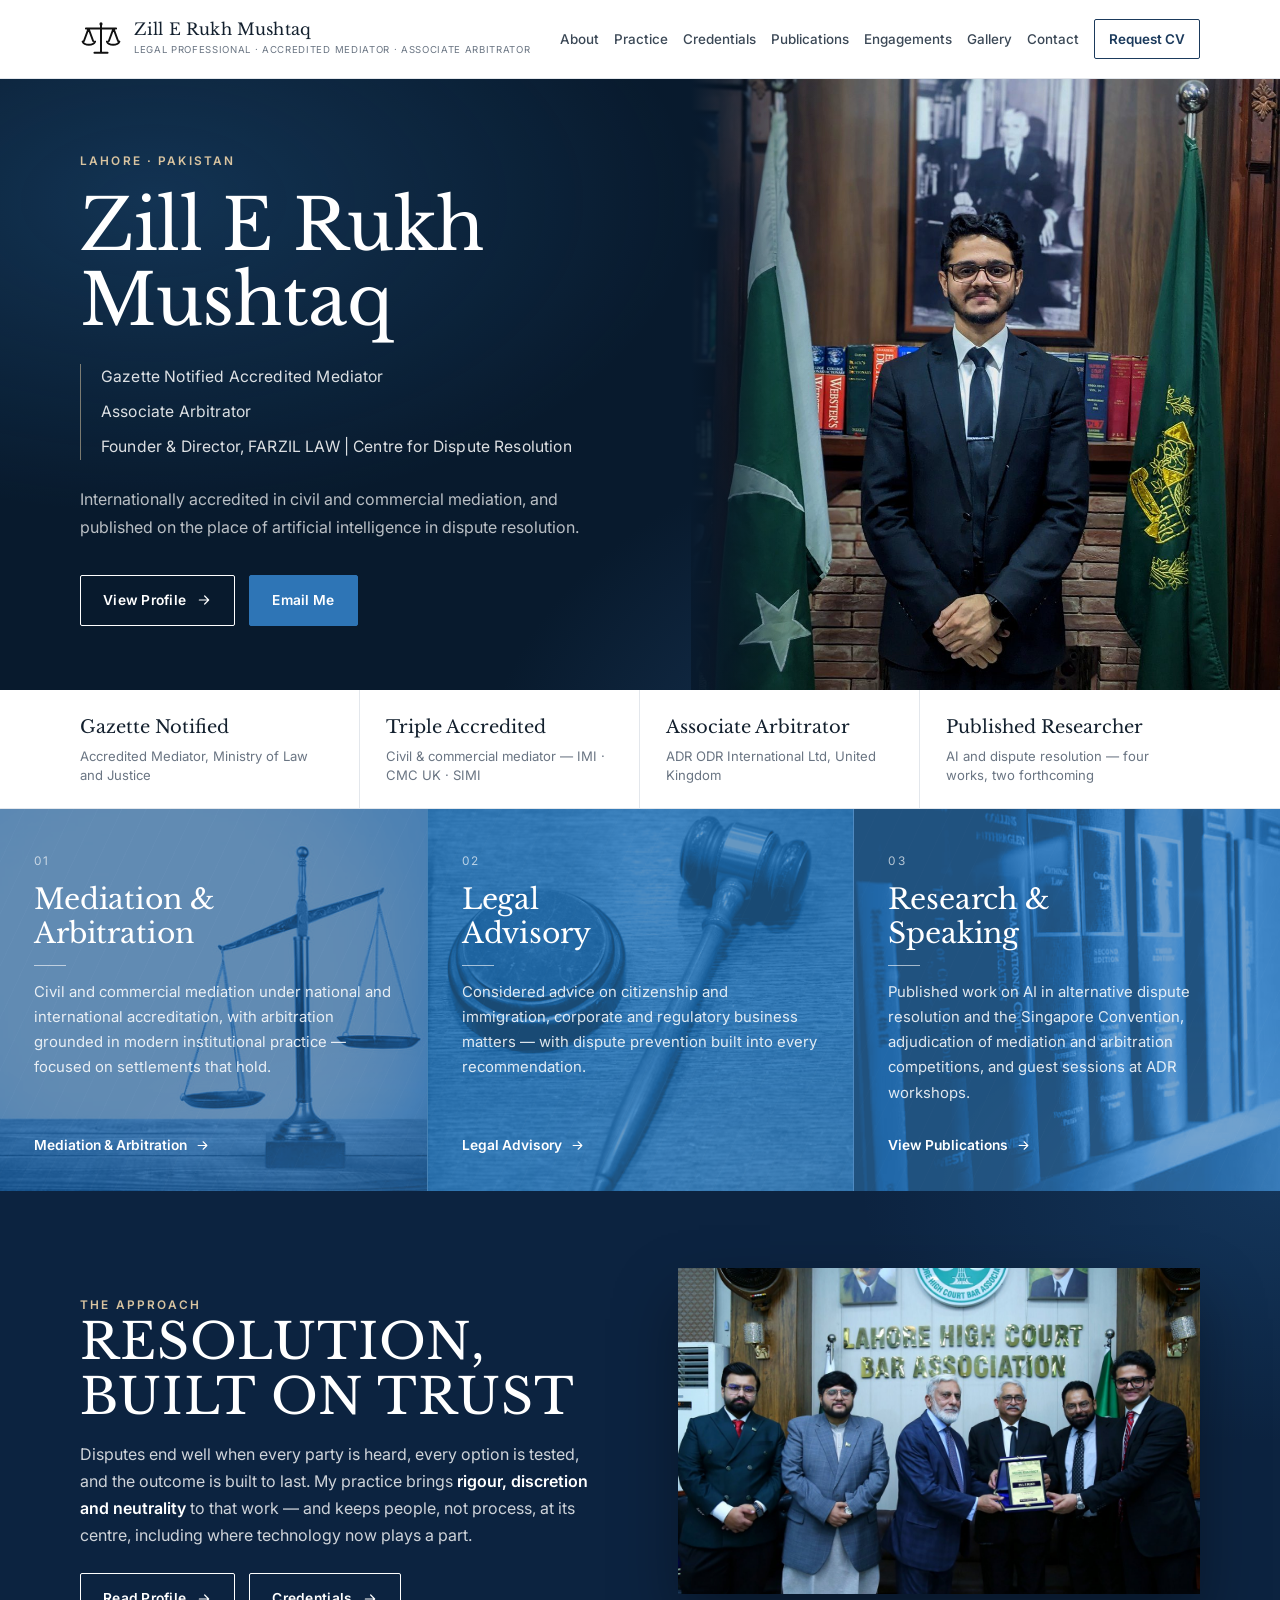
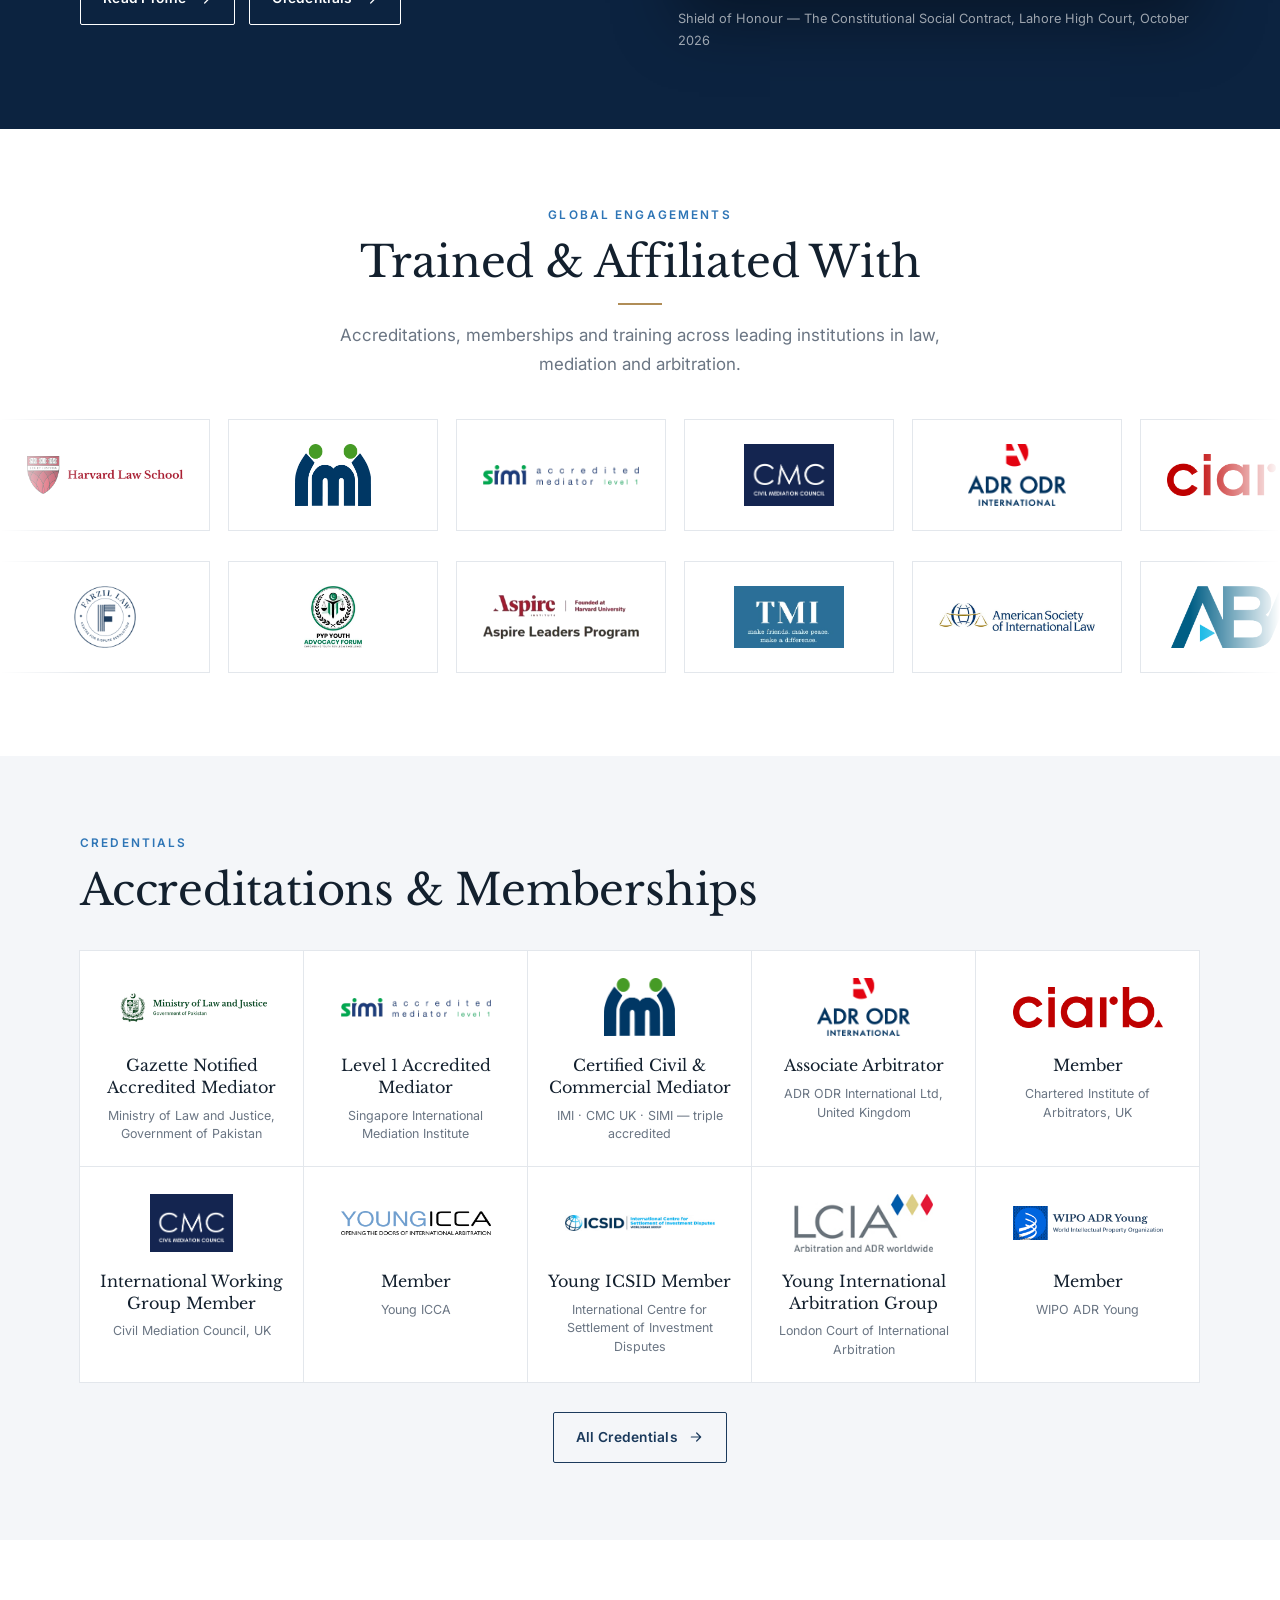
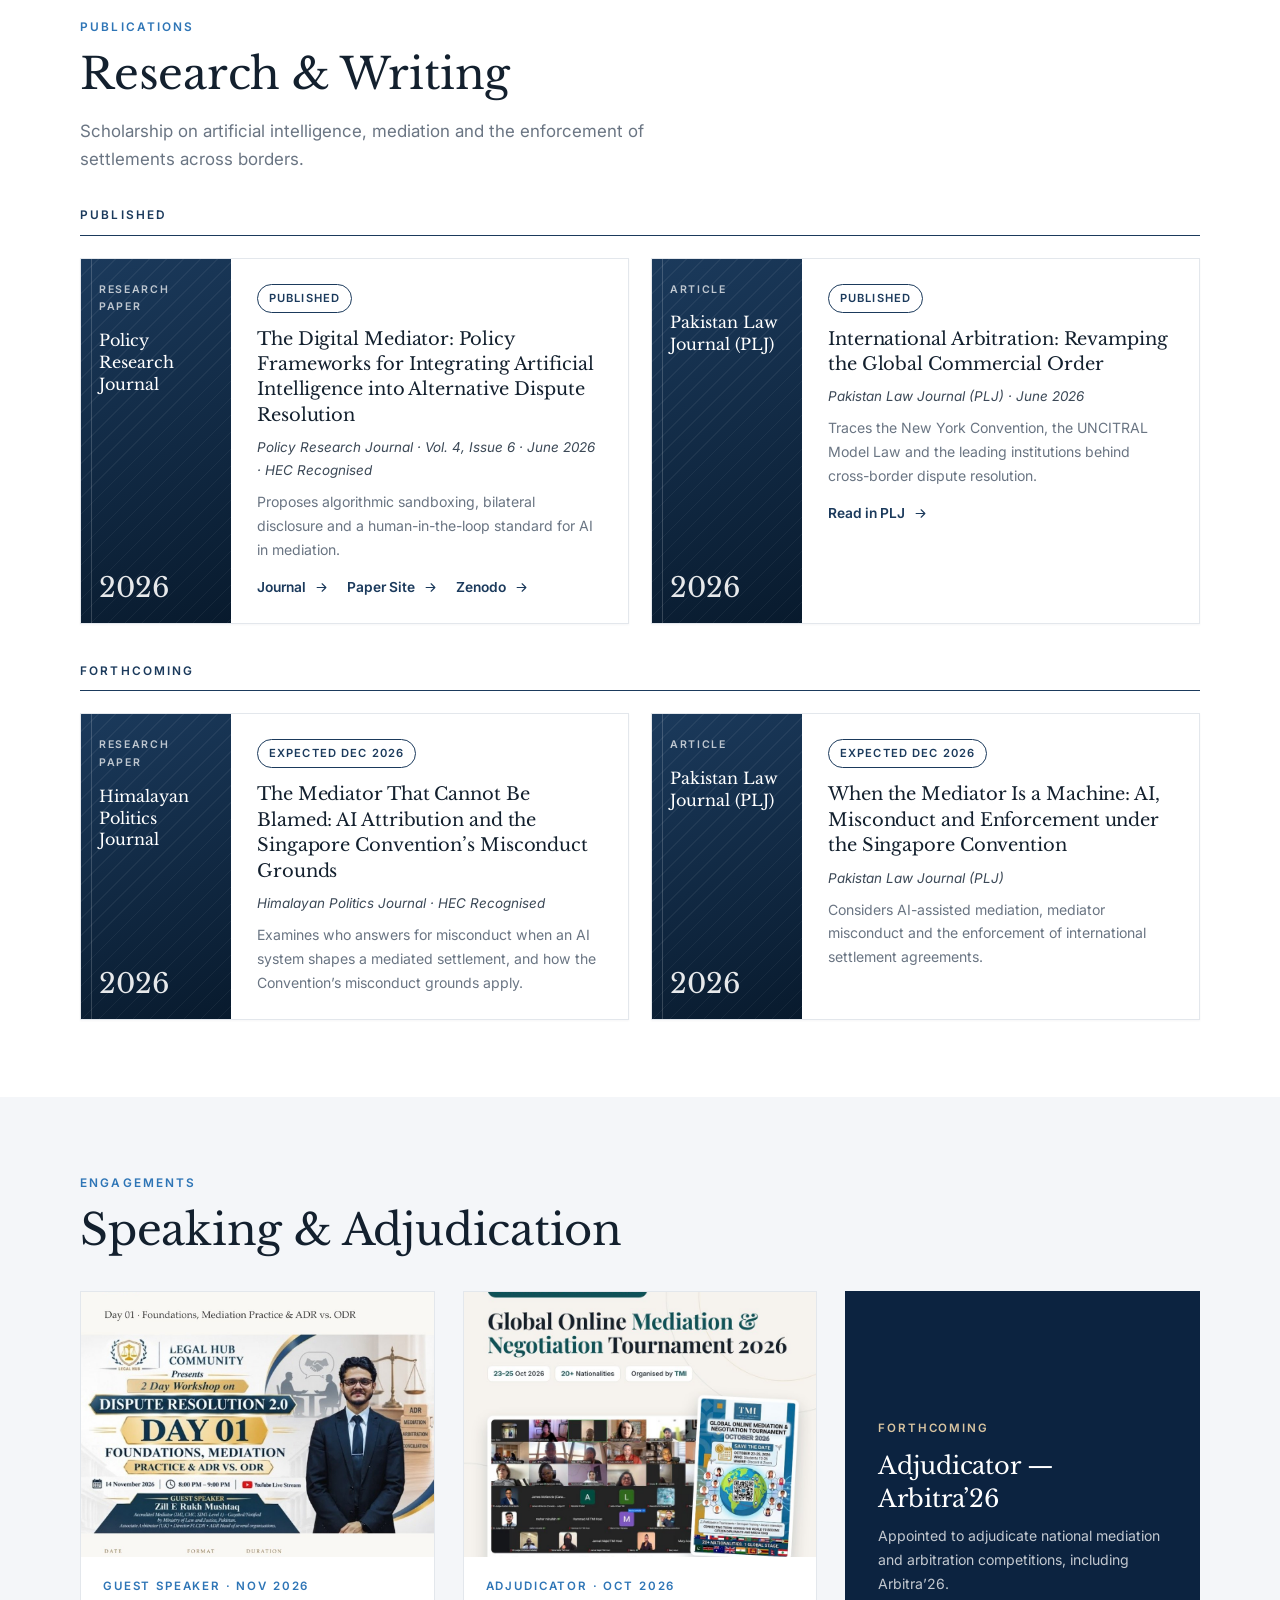
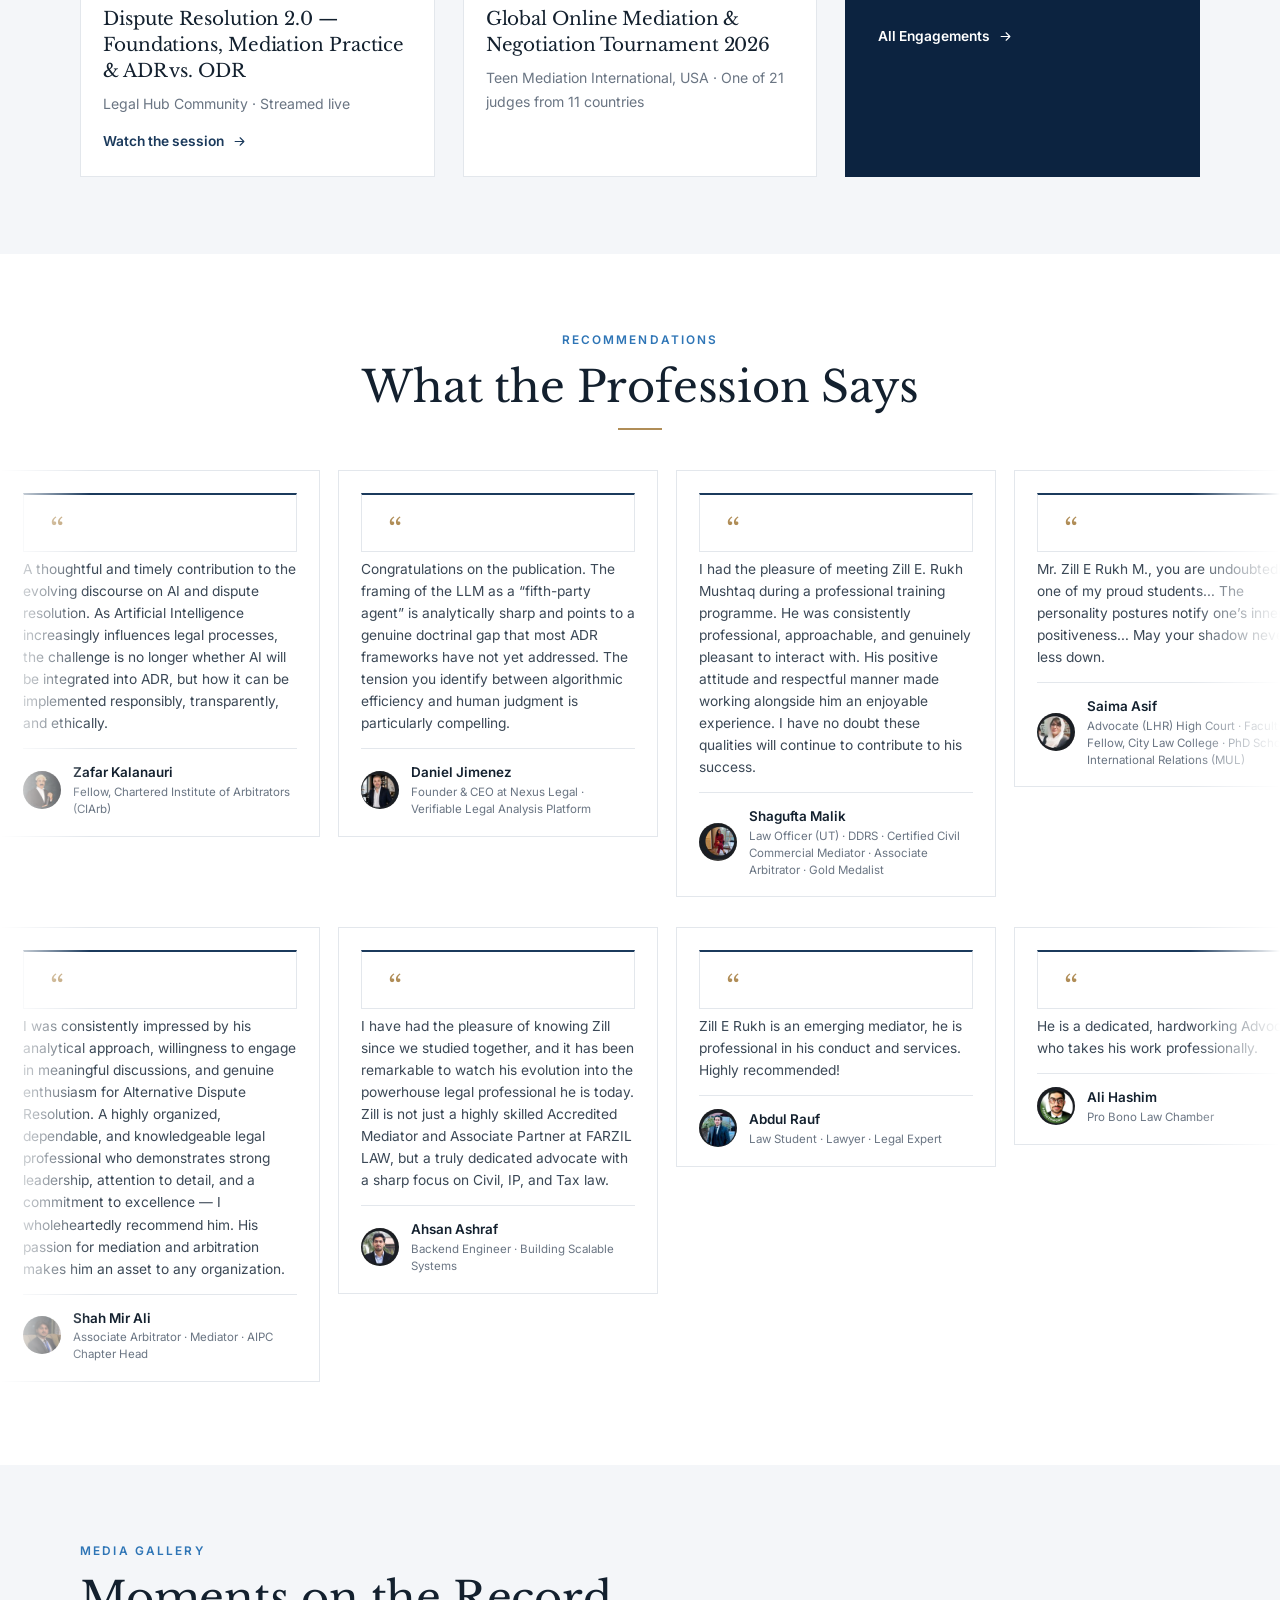
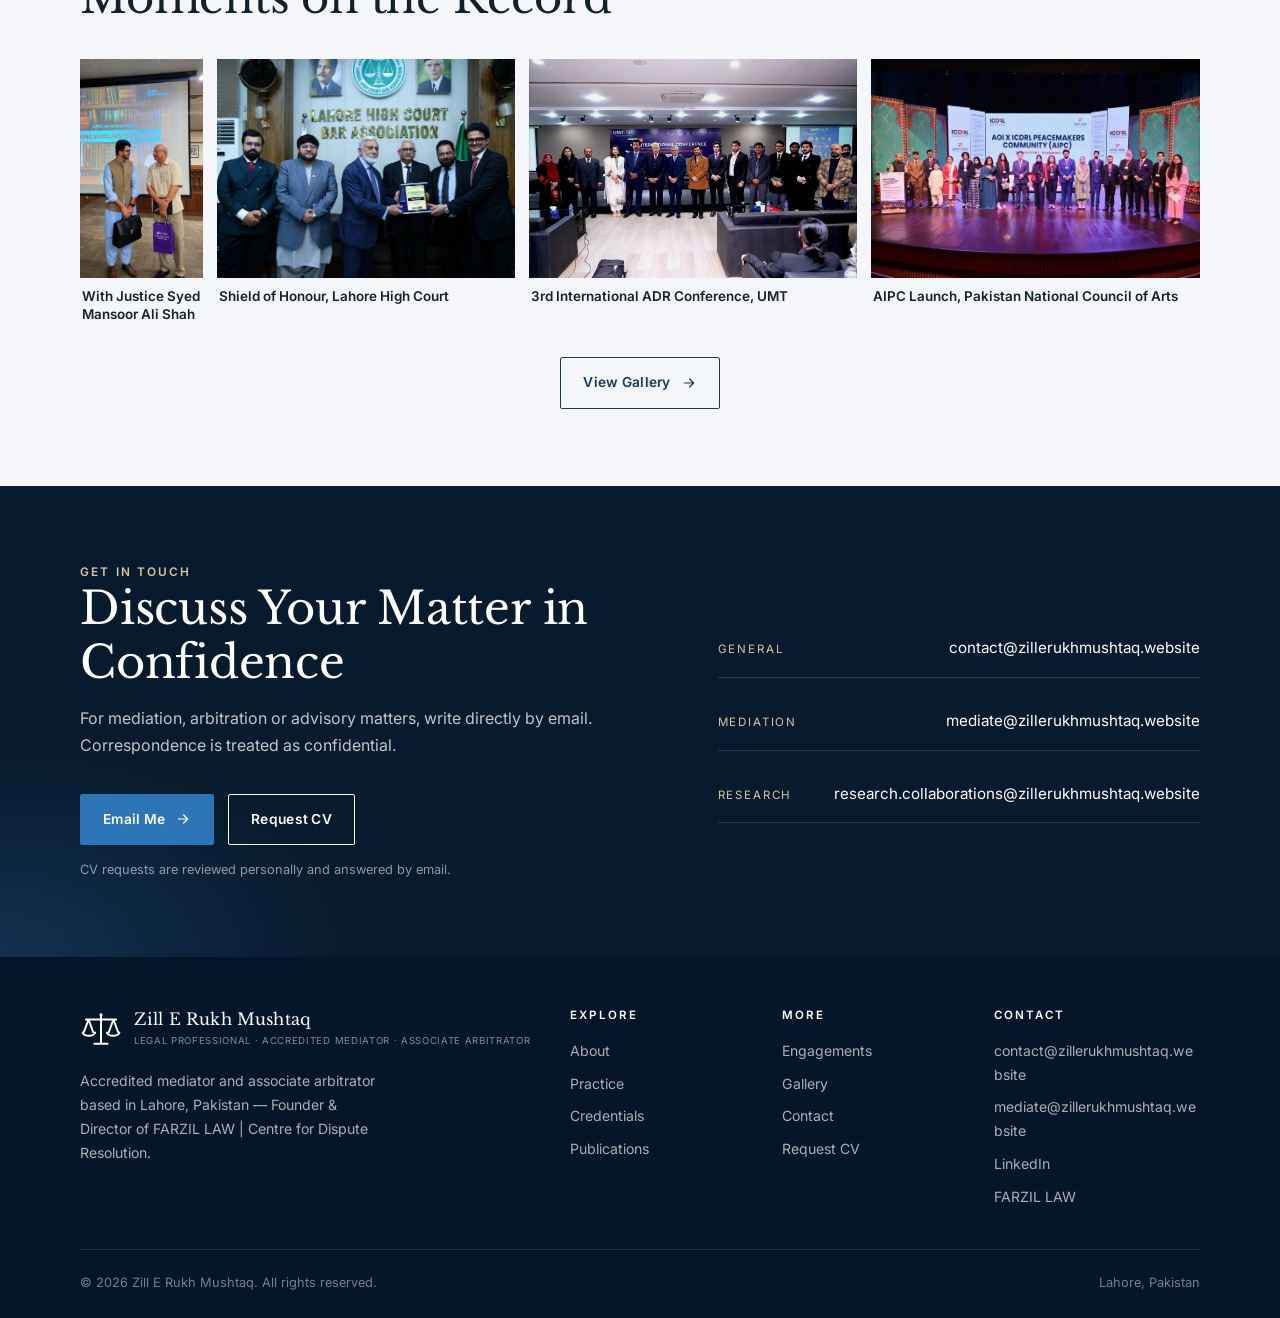
<file: index.html>
<!DOCTYPE html>
<html lang="en">
<head>
<meta charset="UTF-8">
<meta name="viewport" content="width=device-width, initial-scale=1">
<title>Zill E Rukh Mushtaq — Accredited Mediator · Associate Arbitrator</title>
<meta name="description" content="Zill E Rukh Mushtaq — Gazette Notified Accredited Mediator, Associate Arbitrator and Founder & Director of FARZIL LAW | Centre for Dispute Resolution, Lahore.">
<meta name="robots" content="index, follow, max-image-preview:large">
<link rel="canonical" href="https://www.zillerukhmushtaq.website/">
<meta property="og:type" content="website">
<meta property="og:site_name" content="Zill E Rukh Mushtaq">
<meta property="og:title" content="Zill E Rukh Mushtaq — Accredited Mediator · Associate Arbitrator">
<meta property="og:description" content="Zill E Rukh Mushtaq — Gazette Notified Accredited Mediator, Associate Arbitrator and Founder & Director of FARZIL LAW | Centre for Dispute Resolution, Lahore.">
<meta property="og:url" content="https://www.zillerukhmushtaq.website/">
<meta property="og:image" content="https://www.zillerukhmushtaq.website/assets/images/og-image.jpg">
<meta name="twitter:card" content="summary_large_image">
<meta name="theme-color" content="#0c2340">
<link rel="icon" href="/favicon.ico" sizes="any">
<link rel="icon" type="image/png" sizes="32x32" href="/favicon-32x32.png">
<link rel="apple-touch-icon" href="/apple-touch-icon.png">
<link rel="preconnect" href="https://fonts.googleapis.com">
<link rel="preconnect" href="https://fonts.gstatic.com" crossorigin>
<link href="https://fonts.googleapis.com/css2?family=Inter:wght@400;500;600&family=Libre+Baskerville:ital,wght@0,400;0,700;1,400&display=swap" rel="stylesheet">
<link rel="stylesheet" href="/assets/site.css">
</head>
<body>
<header class="site-header">
  <div class="wrap hdr">
    <a class="brand" href="/" aria-label="Zill E Rukh Mushtaq — home"><svg class="mark" viewBox="0 0 64 64" fill="none" stroke="currentColor" stroke-width="3" stroke-linecap="round" stroke-linejoin="round" aria-hidden="true"><path d="M9 16h46M32 11v41M22 53h20M13 16 6 35M13 16l7 19M51 16l-7 19M51 16l7 19M4 36c3 6.5 16 6.5 19 0M41 36c3 6.5 16 6.5 19 0"/><circle cx="32" cy="9" r="2.4" fill="currentColor" stroke="none"/></svg><span class="brand-txt"><b>Zill E Rukh Mushtaq</b><small>Legal Professional · Accredited Mediator · Associate Arbitrator</small></span></a>
    <nav class="nav" id="nav" aria-label="Main"><a href="/" class="active" aria-current="page" data-m="1">Home</a><a href="/about/">About</a><a href="/practice/">Practice</a><a href="/credentials/">Credentials</a><a href="/publications/">Publications</a><a href="/engagements/">Engagements</a><a href="/gallery/">Gallery</a><a href="/contact/">Contact</a><a class="cv" href="https://docs.google.com/forms/d/e/1FAIpQLSdoeeIFON1o76XCWX1p0hZdsmMvuJ5bt9blDRISQGNH2N7--w/viewform" target="_blank" rel="noopener">Request CV</a></nav>
    <button class="burger" aria-label="Open menu" aria-controls="nav" aria-expanded="false"><svg class="i-open" viewBox="0 0 24 24" fill="none" stroke="currentColor" stroke-width="1.6" stroke-linecap="round"><path d="M4 7h16M4 12h16M4 17h16"/></svg><svg class="i-close" viewBox="0 0 24 24" fill="none" stroke="currentColor" stroke-width="1.6" stroke-linecap="round"><path d="M6 6l12 12M18 6 6 18"/></svg></button>
  </div>
</header>

<main>
<section class="hero">
  <div class="hero-grid">
    <div class="hero-copy">
      <div class="eyebrow gold">Lahore · Pakistan</div>
      <h1>Zill E Rukh<br>Mushtaq</h1>
      <ul class="titles">
        <li>Gazette Notified Accredited Mediator</li>
        <li>Associate Arbitrator</li>
        <li>Founder &amp; Director, FARZIL LAW | Centre for Dispute Resolution</li>
      </ul>
      <p class="intro">Internationally accredited in civil and commercial mediation, and published on the place of artificial intelligence in dispute resolution.</p>
      <div class="hero-actions">
        <a class="btn btn-light" href="/about/">View Profile <svg viewBox="0 0 24 24" fill="none" stroke="currentColor" stroke-width="1.8" stroke-linecap="round" stroke-linejoin="round" aria-hidden="true"><path d="M5 12h14M13 6l6 6-6 6"/></svg></a>
        <a class="btn btn-solid" href="mailto:contact@zillerukhmushtaq.website">Email Me</a>
      </div>
    </div>
    <div class="hero-photo"><img src="/assets/images/hero-front.jpg" alt="Zill E Rukh Mushtaq in chambers"></div>
  </div>
</section>

<div class="strip">
  <div class="wrap">
    <div class="it"><b>Gazette Notified</b><span>Accredited Mediator, Ministry of Law and Justice</span></div>
    <div class="it"><b>Triple Accredited</b><span>Civil &amp; commercial mediator — IMI · CMC UK · SIMI</span></div>
    <div class="it"><b>Associate Arbitrator</b><span>ADR ODR International Ltd, United Kingdom</span></div>
    <div class="it"><b>Published Researcher</b><span>AI and dispute resolution — four works, two forthcoming</span></div>
  </div>
</div>

<section class="tiles" aria-label="Areas of practice">
  <article class="tile"><span class="n">01</span><h3>Mediation &amp;<br>Arbitration</h3><div class="rule"></div><p>Civil and commercial mediation under national and international accreditation, with arbitration grounded in modern institutional practice — focused on settlements that hold.</p><a class="link-arrow" href="/mediation/">Mediation &amp; Arbitration <svg viewBox="0 0 24 24" fill="none" stroke="currentColor" stroke-width="1.8" stroke-linecap="round" stroke-linejoin="round" aria-hidden="true"><path d="M5 12h14M13 6l6 6-6 6"/></svg></a></article>
  <article class="tile"><span class="n">02</span><h3>Legal<br>Advisory</h3><div class="rule"></div><p>Considered advice on citizenship and immigration, corporate and regulatory business matters — with dispute prevention built into every recommendation.</p><a class="link-arrow" href="/advisory/">Legal Advisory <svg viewBox="0 0 24 24" fill="none" stroke="currentColor" stroke-width="1.8" stroke-linecap="round" stroke-linejoin="round" aria-hidden="true"><path d="M5 12h14M13 6l6 6-6 6"/></svg></a></article>
  <article class="tile"><span class="n">03</span><h3>Research &amp;<br>Speaking</h3><div class="rule"></div><p>Published work on AI in alternative dispute resolution and the Singapore Convention, adjudication of mediation and arbitration competitions, and guest sessions at ADR workshops.</p><a class="link-arrow" href="/publications/">View Publications <svg viewBox="0 0 24 24" fill="none" stroke="currentColor" stroke-width="1.8" stroke-linecap="round" stroke-linejoin="round" aria-hidden="true"><path d="M5 12h14M13 6l6 6-6 6"/></svg></a></article>
</section>

<section class="statement">
  <div class="wrap st-grid">
    <div class="rv">
      <div class="eyebrow gold">The Approach</div>
      <h2>Resolution,<br>Built on Trust</h2>
      <p>Disputes end well when every party is heard, every option is tested, and the outcome is built to last. My practice brings <strong>rigour, discretion and neutrality</strong> to that work — and keeps people, not process, at its centre, including where technology now plays a part.</p>
      <div class="hero-actions"><a class="btn btn-light" href="/about/">Read Profile <svg viewBox="0 0 24 24" fill="none" stroke="currentColor" stroke-width="1.8" stroke-linecap="round" stroke-linejoin="round" aria-hidden="true"><path d="M5 12h14M13 6l6 6-6 6"/></svg></a><a class="btn btn-light" href="/credentials/">Credentials <svg viewBox="0 0 24 24" fill="none" stroke="currentColor" stroke-width="1.8" stroke-linecap="round" stroke-linejoin="round" aria-hidden="true"><path d="M5 12h14M13 6l6 6-6 6"/></svg></a></div>
    </div>
    <figure class="st-photo rv"><img src="/gallery/g46-lhc-shield-ceremony.jpg" alt="Receiving the Shield of Honour at the Lahore High Court" loading="lazy"><figcaption>Shield of Honour — The Constitutional Social Contract, Lahore High Court, October 2026</figcaption></figure>
  </div>
</section>

<section class="sec">
  <div class="wrap sec-head center rv"><div class="eyebrow">Global Engagements</div><h2 class="h-sec">Trained &amp; Affiliated With</h2><div class="rule"></div><p class="lede">Accreditations, memberships and training across leading institutions in law, mediation and arbitration.</p></div>
  <div class="marquee"><div class="mrow"><div class="logo-card"><img src="/assets/logos/logo-harvard.png" alt="Harvard Law School" loading="lazy"></div><div class="logo-card"><img src="/assets/logos/logo-imi.png" alt="International Mediation Institute" loading="lazy"></div><div class="logo-card"><img src="/assets/logos/logo-simi.png" alt="Singapore International Mediation Institute — Accredited Mediator Level 1" loading="lazy"></div><div class="logo-card"><img src="/assets/logos/logo-cmc.png" alt="Civil Mediation Council" loading="lazy"></div><div class="logo-card"><img src="/assets/logos/logo-adrodr.png" alt="ADR ODR International" loading="lazy"></div><div class="logo-card"><img src="/assets/logos/logo-ciarb.png" alt="Chartered Institute of Arbitrators" loading="lazy"></div><div class="logo-card"><img src="/assets/logos/logo-youngicca.png" alt="Young ICCA" loading="lazy"></div><div class="logo-card"><img src="/assets/logos/logo-icsid.png" alt="ICSID" loading="lazy"></div><div class="logo-card"><img src="/assets/logos/logo-lcia.png" alt="LCIA" loading="lazy"></div><div class="logo-card"><img src="/assets/logos/logo-ciica.png" alt="CIICA" loading="lazy"></div><div class="logo-card"><img src="/assets/logos/logo-wipo.png" alt="WIPO ADR Young" loading="lazy"></div><div class="logo-card"><img src="/assets/logos/logo-uncitral.png" alt="UNCITRAL" loading="lazy"></div><div class="logo-card"><img src="/assets/logos/logo-molaw.png" alt="Ministry of Law and Justice" loading="lazy"></div><div class="logo-card"><img src="/assets/logos/logo-lums.png" alt="LUMS" loading="lazy"></div><div class="logo-card"><img src="/assets/logos/logo-aba.png" alt="American Bar Association" loading="lazy"></div><div class="logo-card"><img src="/assets/logos/logo-asil.png" alt="American Society of International Law" loading="lazy"></div><div class="logo-card"><img src="/assets/logos/logo-tmi.png" alt="Teen Mediation International" loading="lazy"></div><div class="logo-card"><img src="/assets/logos/logo-aspire.png" alt="Aspire Leaders Program" loading="lazy"></div><div class="logo-card"><img src="/assets/logos/logo-yaf.png" alt="PYP Youth Advocacy Forum" loading="lazy"></div><div class="logo-card"><img src="/assets/logos/logo-flcdr.png" alt="FARZIL LAW — Centre for Dispute Resolution" loading="lazy"></div><div class="logo-card"><img src="/assets/logos/logo-harvard.png" alt="Harvard Law School" loading="lazy"></div><div class="logo-card"><img src="/assets/logos/logo-imi.png" alt="International Mediation Institute" loading="lazy"></div><div class="logo-card"><img src="/assets/logos/logo-simi.png" alt="Singapore International Mediation Institute — Accredited Mediator Level 1" loading="lazy"></div><div class="logo-card"><img src="/assets/logos/logo-cmc.png" alt="Civil Mediation Council" loading="lazy"></div><div class="logo-card"><img src="/assets/logos/logo-adrodr.png" alt="ADR ODR International" loading="lazy"></div><div class="logo-card"><img src="/assets/logos/logo-ciarb.png" alt="Chartered Institute of Arbitrators" loading="lazy"></div><div class="logo-card"><img src="/assets/logos/logo-youngicca.png" alt="Young ICCA" loading="lazy"></div><div class="logo-card"><img src="/assets/logos/logo-icsid.png" alt="ICSID" loading="lazy"></div><div class="logo-card"><img src="/assets/logos/logo-lcia.png" alt="LCIA" loading="lazy"></div><div class="logo-card"><img src="/assets/logos/logo-ciica.png" alt="CIICA" loading="lazy"></div><div class="logo-card"><img src="/assets/logos/logo-wipo.png" alt="WIPO ADR Young" loading="lazy"></div><div class="logo-card"><img src="/assets/logos/logo-uncitral.png" alt="UNCITRAL" loading="lazy"></div><div class="logo-card"><img src="/assets/logos/logo-molaw.png" alt="Ministry of Law and Justice" loading="lazy"></div><div class="logo-card"><img src="/assets/logos/logo-lums.png" alt="LUMS" loading="lazy"></div><div class="logo-card"><img src="/assets/logos/logo-aba.png" alt="American Bar Association" loading="lazy"></div><div class="logo-card"><img src="/assets/logos/logo-asil.png" alt="American Society of International Law" loading="lazy"></div><div class="logo-card"><img src="/assets/logos/logo-tmi.png" alt="Teen Mediation International" loading="lazy"></div><div class="logo-card"><img src="/assets/logos/logo-aspire.png" alt="Aspire Leaders Program" loading="lazy"></div><div class="logo-card"><img src="/assets/logos/logo-yaf.png" alt="PYP Youth Advocacy Forum" loading="lazy"></div><div class="logo-card"><img src="/assets/logos/logo-flcdr.png" alt="FARZIL LAW — Centre for Dispute Resolution" loading="lazy"></div></div></div>
  <div class="marquee"><div class="mrow rev"><div class="logo-card"><img src="/assets/logos/logo-flcdr.png" alt="FARZIL LAW — Centre for Dispute Resolution" loading="lazy"></div><div class="logo-card"><img src="/assets/logos/logo-yaf.png" alt="PYP Youth Advocacy Forum" loading="lazy"></div><div class="logo-card"><img src="/assets/logos/logo-aspire.png" alt="Aspire Leaders Program" loading="lazy"></div><div class="logo-card"><img src="/assets/logos/logo-tmi.png" alt="Teen Mediation International" loading="lazy"></div><div class="logo-card"><img src="/assets/logos/logo-asil.png" alt="American Society of International Law" loading="lazy"></div><div class="logo-card"><img src="/assets/logos/logo-aba.png" alt="American Bar Association" loading="lazy"></div><div class="logo-card"><img src="/assets/logos/logo-lums.png" alt="LUMS" loading="lazy"></div><div class="logo-card"><img src="/assets/logos/logo-molaw.png" alt="Ministry of Law and Justice" loading="lazy"></div><div class="logo-card"><img src="/assets/logos/logo-uncitral.png" alt="UNCITRAL" loading="lazy"></div><div class="logo-card"><img src="/assets/logos/logo-wipo.png" alt="WIPO ADR Young" loading="lazy"></div><div class="logo-card"><img src="/assets/logos/logo-ciica.png" alt="CIICA" loading="lazy"></div><div class="logo-card"><img src="/assets/logos/logo-lcia.png" alt="LCIA" loading="lazy"></div><div class="logo-card"><img src="/assets/logos/logo-icsid.png" alt="ICSID" loading="lazy"></div><div class="logo-card"><img src="/assets/logos/logo-youngicca.png" alt="Young ICCA" loading="lazy"></div><div class="logo-card"><img src="/assets/logos/logo-ciarb.png" alt="Chartered Institute of Arbitrators" loading="lazy"></div><div class="logo-card"><img src="/assets/logos/logo-adrodr.png" alt="ADR ODR International" loading="lazy"></div><div class="logo-card"><img src="/assets/logos/logo-cmc.png" alt="Civil Mediation Council" loading="lazy"></div><div class="logo-card"><img src="/assets/logos/logo-simi.png" alt="Singapore International Mediation Institute — Accredited Mediator Level 1" loading="lazy"></div><div class="logo-card"><img src="/assets/logos/logo-imi.png" alt="International Mediation Institute" loading="lazy"></div><div class="logo-card"><img src="/assets/logos/logo-harvard.png" alt="Harvard Law School" loading="lazy"></div><div class="logo-card"><img src="/assets/logos/logo-flcdr.png" alt="FARZIL LAW — Centre for Dispute Resolution" loading="lazy"></div><div class="logo-card"><img src="/assets/logos/logo-yaf.png" alt="PYP Youth Advocacy Forum" loading="lazy"></div><div class="logo-card"><img src="/assets/logos/logo-aspire.png" alt="Aspire Leaders Program" loading="lazy"></div><div class="logo-card"><img src="/assets/logos/logo-tmi.png" alt="Teen Mediation International" loading="lazy"></div><div class="logo-card"><img src="/assets/logos/logo-asil.png" alt="American Society of International Law" loading="lazy"></div><div class="logo-card"><img src="/assets/logos/logo-aba.png" alt="American Bar Association" loading="lazy"></div><div class="logo-card"><img src="/assets/logos/logo-lums.png" alt="LUMS" loading="lazy"></div><div class="logo-card"><img src="/assets/logos/logo-molaw.png" alt="Ministry of Law and Justice" loading="lazy"></div><div class="logo-card"><img src="/assets/logos/logo-uncitral.png" alt="UNCITRAL" loading="lazy"></div><div class="logo-card"><img src="/assets/logos/logo-wipo.png" alt="WIPO ADR Young" loading="lazy"></div><div class="logo-card"><img src="/assets/logos/logo-ciica.png" alt="CIICA" loading="lazy"></div><div class="logo-card"><img src="/assets/logos/logo-lcia.png" alt="LCIA" loading="lazy"></div><div class="logo-card"><img src="/assets/logos/logo-icsid.png" alt="ICSID" loading="lazy"></div><div class="logo-card"><img src="/assets/logos/logo-youngicca.png" alt="Young ICCA" loading="lazy"></div><div class="logo-card"><img src="/assets/logos/logo-ciarb.png" alt="Chartered Institute of Arbitrators" loading="lazy"></div><div class="logo-card"><img src="/assets/logos/logo-adrodr.png" alt="ADR ODR International" loading="lazy"></div><div class="logo-card"><img src="/assets/logos/logo-cmc.png" alt="Civil Mediation Council" loading="lazy"></div><div class="logo-card"><img src="/assets/logos/logo-simi.png" alt="Singapore International Mediation Institute — Accredited Mediator Level 1" loading="lazy"></div><div class="logo-card"><img src="/assets/logos/logo-imi.png" alt="International Mediation Institute" loading="lazy"></div><div class="logo-card"><img src="/assets/logos/logo-harvard.png" alt="Harvard Law School" loading="lazy"></div></div></div>
</section>

<section class="sec mist">
  <div class="wrap">
    <div class="sec-head rv"><div class="eyebrow">Credentials</div><h2 class="h-sec">Accreditations &amp; Memberships</h2></div>
    <div class="cgrid rv"><div class="ccard"><div class="lg"><img src="/assets/logos/logo-molaw.png" alt="" loading="lazy"></div><b>Gazette Notified Accredited Mediator</b><small>Ministry of Law and Justice, Government of Pakistan</small></div><div class="ccard"><div class="lg"><img src="/assets/logos/logo-simi.png" alt="" loading="lazy"></div><b>Level 1 Accredited Mediator</b><small>Singapore International Mediation Institute</small></div><div class="ccard"><div class="lg"><img src="/assets/logos/logo-imi.png" alt="" loading="lazy"></div><b>Certified Civil &amp; Commercial Mediator</b><small>IMI · CMC UK · SIMI — triple accredited</small></div><div class="ccard"><div class="lg"><img src="/assets/logos/logo-adrodr.png" alt="" loading="lazy"></div><b>Associate Arbitrator</b><small>ADR ODR International Ltd, United Kingdom</small></div><div class="ccard"><div class="lg"><img src="/assets/logos/logo-ciarb.png" alt="" loading="lazy"></div><b>Member</b><small>Chartered Institute of Arbitrators, UK</small></div><div class="ccard"><div class="lg"><img src="/assets/logos/logo-cmc.png" alt="" loading="lazy"></div><b>International Working Group Member</b><small>Civil Mediation Council, UK</small></div><div class="ccard"><div class="lg"><img src="/assets/logos/logo-youngicca.png" alt="" loading="lazy"></div><b>Member</b><small>Young ICCA</small></div><div class="ccard"><div class="lg"><img src="/assets/logos/logo-icsid.png" alt="" loading="lazy"></div><b>Young ICSID Member</b><small>International Centre for Settlement of Investment Disputes</small></div><div class="ccard"><div class="lg"><img src="/assets/logos/logo-lcia.png" alt="" loading="lazy"></div><b>Young International Arbitration Group</b><small>London Court of International Arbitration</small></div><div class="ccard"><div class="lg"><img src="/assets/logos/logo-wipo.png" alt="" loading="lazy"></div><b>Member</b><small>WIPO ADR Young</small></div></div>
    <div class="sec-foot"><a class="btn btn-navy" href="/credentials/">All Credentials <svg viewBox="0 0 24 24" fill="none" stroke="currentColor" stroke-width="1.8" stroke-linecap="round" stroke-linejoin="round" aria-hidden="true"><path d="M5 12h14M13 6l6 6-6 6"/></svg></a></div>
  </div>
</section>

<section class="sec">
  <div class="wrap">
    <div class="sec-head rv"><div class="eyebrow">Publications</div><h2 class="h-sec">Research &amp; Writing</h2><p class="lede">Scholarship on artificial intelligence, mediation and the enforcement of settlements across borders.</p></div>
    <div class="publist"><h3 class="pub-group rv">Published</h3><div class="pubgrid"><article class="pubc rv"><div class="pubc-cover"><span class="pubc-kind">Research Paper</span><span class="pubc-journal">Policy Research Journal</span><span class="pubc-year">2026</span></div><div class="pubc-body"><span class="pubc-status">Published</span><h3>The Digital Mediator: Policy Frameworks for Integrating Artificial Intelligence into Alternative Dispute Resolution</h3><div class="pubc-meta">Policy Research Journal · Vol. 4, Issue 6 · June 2026 · HEC Recognised</div><p>Proposes algorithmic sandboxing, bilateral disclosure and a human-in-the-loop standard for AI in mediation.</p><div class="pub-links"><a class="link-arrow" href="https://policyrj.com/1/article/view/2099" target="_blank" rel="noopener">Journal <svg viewBox="0 0 24 24" fill="none" stroke="currentColor" stroke-width="1.8" stroke-linecap="round" stroke-linejoin="round" aria-hidden="true"><path d="M5 12h14M13 6l6 6-6 6"/></svg></a><a class="link-arrow" href="https://digital-mediator.vercel.app/" target="_blank" rel="noopener">Paper Site <svg viewBox="0 0 24 24" fill="none" stroke="currentColor" stroke-width="1.8" stroke-linecap="round" stroke-linejoin="round" aria-hidden="true"><path d="M5 12h14M13 6l6 6-6 6"/></svg></a><a class="link-arrow" href="https://zenodo.org/records/20701535" target="_blank" rel="noopener">Zenodo <svg viewBox="0 0 24 24" fill="none" stroke="currentColor" stroke-width="1.8" stroke-linecap="round" stroke-linejoin="round" aria-hidden="true"><path d="M5 12h14M13 6l6 6-6 6"/></svg></a></div></div></article><article class="pubc rv"><div class="pubc-cover"><span class="pubc-kind">Article</span><span class="pubc-journal">Pakistan Law Journal (PLJ)</span><span class="pubc-year">2026</span></div><div class="pubc-body"><span class="pubc-status">Published</span><h3>International Arbitration: Revamping the Global Commercial Order</h3><div class="pubc-meta">Pakistan Law Journal (PLJ) · June 2026</div><p>Traces the New York Convention, the UNCITRAL Model Law and the leading institutions behind cross-border dispute resolution.</p><div class="pub-links"><a class="link-arrow" href="https://www.pljlawsite.com/html/2026art7.htm" target="_blank" rel="noopener">Read in PLJ <svg viewBox="0 0 24 24" fill="none" stroke="currentColor" stroke-width="1.8" stroke-linecap="round" stroke-linejoin="round" aria-hidden="true"><path d="M5 12h14M13 6l6 6-6 6"/></svg></a></div></div></article></div><h3 class="pub-group rv">Forthcoming</h3><div class="pubgrid"><article class="pubc rv"><div class="pubc-cover"><span class="pubc-kind">Research Paper</span><span class="pubc-journal">Himalayan Politics Journal</span><span class="pubc-year">2026</span></div><div class="pubc-body"><span class="pubc-status">Expected Dec 2026</span><h3>The Mediator That Cannot Be Blamed: AI Attribution and the Singapore Convention&rsquo;s Misconduct Grounds</h3><div class="pubc-meta">Himalayan Politics Journal · HEC Recognised</div><p>Examines who answers for misconduct when an AI system shapes a mediated settlement, and how the Convention&rsquo;s misconduct grounds apply.</p></div></article><article class="pubc rv"><div class="pubc-cover"><span class="pubc-kind">Article</span><span class="pubc-journal">Pakistan Law Journal (PLJ)</span><span class="pubc-year">2026</span></div><div class="pubc-body"><span class="pubc-status">Expected Dec 2026</span><h3>When the Mediator Is a Machine: AI, Misconduct and Enforcement under the Singapore Convention</h3><div class="pubc-meta">Pakistan Law Journal (PLJ)</div><p>Considers AI-assisted mediation, mediator misconduct and the enforcement of international settlement agreements.</p></div></article></div></div>
  </div>
</section>

<section class="sec mist">
  <div class="wrap">
    <div class="sec-head rv"><div class="eyebrow">Engagements</div><h2 class="h-sec">Speaking &amp; Adjudication</h2></div>
    <div class="egrid">
      <article class="ecard rv"><div class="im"><img src="/gallery/g50-legal-hub-guest-speaker.jpg" alt="Guest speaker, Dispute Resolution 2.0" loading="lazy" style="object-position:center 60%"></div><div class="tx"><div class="k">Guest Speaker · Nov 2026</div><h3>Dispute Resolution 2.0 — Foundations, Mediation Practice &amp; ADR vs. ODR</h3><p>Legal Hub Community · Streamed live</p><a class="link-arrow watch" href="/engagements/#watch">Watch the session <svg viewBox="0 0 24 24" fill="none" stroke="currentColor" stroke-width="1.8" stroke-linecap="round" stroke-linejoin="round" aria-hidden="true"><path d="M5 12h14M13 6l6 6-6 6"/></svg></a></div></article>
      <article class="ecard rv"><div class="im"><img src="/gallery/g47-tmi-judge.jpg" alt="Adjudicator, TMI Global Online Mediation &amp; Negotiation Tournament" loading="lazy" style="object-position:center 20%"></div><div class="tx"><div class="k">Adjudicator · Oct 2026</div><h3>Global Online Mediation &amp; Negotiation Tournament 2026</h3><p>Teen Mediation International, USA · One of 21 judges from 11 countries</p></div></article>
      <article class="ecard navy rv"><div class="k">Forthcoming</div><h3>Adjudicator — Arbitra&rsquo;26</h3><p>Appointed to adjudicate national mediation and arbitration competitions, including Arbitra&rsquo;26.</p><div style="margin-top:26px"><a class="link-arrow" style="color:#fff" href="/engagements/">All Engagements <svg viewBox="0 0 24 24" fill="none" stroke="currentColor" stroke-width="1.8" stroke-linecap="round" stroke-linejoin="round" aria-hidden="true"><path d="M5 12h14M13 6l6 6-6 6"/></svg></a></div></article>
    </div>
  </div>
</section>

<section class="sec reviews">
  <div class="wrap sec-head center rv"><div class="eyebrow">Recommendations</div><h2 class="h-sec">What the Profession Says</h2><div class="rule"></div></div>
  <div class="marquee"><div class="mrow"><figure class="rcard"><div class="q">&ldquo;</div><p>A thoughtful and timely contribution to the evolving discourse on AI and dispute resolution. As Artificial Intelligence increasingly influences legal processes, the challenge is no longer whether AI will be integrated into ADR, but how it can be implemented responsibly, transparently, and ethically.</p><figcaption class="who"><img src="/gallery/reviews/rev-zafar.jpg" alt="" loading="lazy" width="44" height="44"><div><b>Zafar Kalanauri</b><small>Fellow, Chartered Institute of Arbitrators (CIArb)</small></div></figcaption></figure><figure class="rcard"><div class="q">&ldquo;</div><p>Congratulations on the publication. The framing of the LLM as a &ldquo;fifth-party agent&rdquo; is analytically sharp and points to a genuine doctrinal gap that most ADR frameworks have not yet addressed. The tension you identify between algorithmic efficiency and human judgment is particularly compelling.</p><figcaption class="who"><img src="/gallery/reviews/rev-daniel.jpg" alt="" loading="lazy" width="44" height="44"><div><b>Daniel Jimenez</b><small>Founder &amp; CEO at Nexus Legal · Verifiable Legal Analysis Platform</small></div></figcaption></figure><figure class="rcard"><div class="q">&ldquo;</div><p>I had the pleasure of meeting Zill E. Rukh Mushtaq during a professional training programme. He was consistently professional, approachable, and genuinely pleasant to interact with. His positive attitude and respectful manner made working alongside him an enjoyable experience. I have no doubt these qualities will continue to contribute to his success.</p><figcaption class="who"><img src="/gallery/reviews/rev-shagufta.jpg" alt="" loading="lazy" width="44" height="44"><div><b>Shagufta Malik</b><small>Law Officer (UT) · DDRS · Certified Civil Commercial Mediator · Associate Arbitrator · Gold Medalist</small></div></figcaption></figure><figure class="rcard"><div class="q">&ldquo;</div><p>Mr. Zill E Rukh M., you are undoubtedly one of my proud students… The personality postures notify one&rsquo;s inner positiveness… May your shadow never be less down.</p><figcaption class="who"><img src="/gallery/reviews/rev-saima.jpg" alt="" loading="lazy" width="44" height="44"><div><b>Saima Asif</b><small>Advocate (LHR) High Court · Faculty Fellow, City Law College · PhD Scholar, International Relations (MUL)</small></div></figcaption></figure><figure class="rcard"><div class="q">&ldquo;</div><p>A thoughtful and timely contribution to the evolving discourse on AI and dispute resolution. As Artificial Intelligence increasingly influences legal processes, the challenge is no longer whether AI will be integrated into ADR, but how it can be implemented responsibly, transparently, and ethically.</p><figcaption class="who"><img src="/gallery/reviews/rev-zafar.jpg" alt="" loading="lazy" width="44" height="44"><div><b>Zafar Kalanauri</b><small>Fellow, Chartered Institute of Arbitrators (CIArb)</small></div></figcaption></figure><figure class="rcard"><div class="q">&ldquo;</div><p>Congratulations on the publication. The framing of the LLM as a &ldquo;fifth-party agent&rdquo; is analytically sharp and points to a genuine doctrinal gap that most ADR frameworks have not yet addressed. The tension you identify between algorithmic efficiency and human judgment is particularly compelling.</p><figcaption class="who"><img src="/gallery/reviews/rev-daniel.jpg" alt="" loading="lazy" width="44" height="44"><div><b>Daniel Jimenez</b><small>Founder &amp; CEO at Nexus Legal · Verifiable Legal Analysis Platform</small></div></figcaption></figure><figure class="rcard"><div class="q">&ldquo;</div><p>I had the pleasure of meeting Zill E. Rukh Mushtaq during a professional training programme. He was consistently professional, approachable, and genuinely pleasant to interact with. His positive attitude and respectful manner made working alongside him an enjoyable experience. I have no doubt these qualities will continue to contribute to his success.</p><figcaption class="who"><img src="/gallery/reviews/rev-shagufta.jpg" alt="" loading="lazy" width="44" height="44"><div><b>Shagufta Malik</b><small>Law Officer (UT) · DDRS · Certified Civil Commercial Mediator · Associate Arbitrator · Gold Medalist</small></div></figcaption></figure><figure class="rcard"><div class="q">&ldquo;</div><p>Mr. Zill E Rukh M., you are undoubtedly one of my proud students… The personality postures notify one&rsquo;s inner positiveness… May your shadow never be less down.</p><figcaption class="who"><img src="/gallery/reviews/rev-saima.jpg" alt="" loading="lazy" width="44" height="44"><div><b>Saima Asif</b><small>Advocate (LHR) High Court · Faculty Fellow, City Law College · PhD Scholar, International Relations (MUL)</small></div></figcaption></figure></div></div>
  <div class="marquee"><div class="mrow rev"><figure class="rcard"><div class="q">&ldquo;</div><p>I was consistently impressed by his analytical approach, willingness to engage in meaningful discussions, and genuine enthusiasm for Alternative Dispute Resolution. A highly organized, dependable, and knowledgeable legal professional who demonstrates strong leadership, attention to detail, and a commitment to excellence — I wholeheartedly recommend him. His passion for mediation and arbitration makes him an asset to any organization.</p><figcaption class="who"><img src="/gallery/reviews/rev-shahmir.jpg" alt="" loading="lazy" width="44" height="44"><div><b>Shah Mir Ali</b><small>Associate Arbitrator · Mediator · AIPC Chapter Head</small></div></figcaption></figure><figure class="rcard"><div class="q">&ldquo;</div><p>I have had the pleasure of knowing Zill since we studied together, and it has been remarkable to watch his evolution into the powerhouse legal professional he is today. Zill is not just a highly skilled Accredited Mediator and Associate Partner at FARZIL LAW, but a truly dedicated advocate with a sharp focus on Civil, IP, and Tax law.</p><figcaption class="who"><img src="/gallery/reviews/rev-ahsan.jpg" alt="" loading="lazy" width="44" height="44"><div><b>Ahsan Ashraf</b><small>Backend Engineer · Building Scalable Systems</small></div></figcaption></figure><figure class="rcard"><div class="q">&ldquo;</div><p>Zill E Rukh is an emerging mediator, he is professional in his conduct and services. Highly recommended!</p><figcaption class="who"><img src="/gallery/reviews/rev-abdul.jpg" alt="" loading="lazy" width="44" height="44"><div><b>Abdul Rauf</b><small>Law Student · Lawyer · Legal Expert</small></div></figcaption></figure><figure class="rcard"><div class="q">&ldquo;</div><p>He is a dedicated, hardworking Advocate who takes his work professionally.</p><figcaption class="who"><img src="/gallery/reviews/rev-ali.jpg" alt="" loading="lazy" width="44" height="44"><div><b>Ali Hashim</b><small>Pro Bono Law Chamber</small></div></figcaption></figure><figure class="rcard"><div class="q">&ldquo;</div><p>I was consistently impressed by his analytical approach, willingness to engage in meaningful discussions, and genuine enthusiasm for Alternative Dispute Resolution. A highly organized, dependable, and knowledgeable legal professional who demonstrates strong leadership, attention to detail, and a commitment to excellence — I wholeheartedly recommend him. His passion for mediation and arbitration makes him an asset to any organization.</p><figcaption class="who"><img src="/gallery/reviews/rev-shahmir.jpg" alt="" loading="lazy" width="44" height="44"><div><b>Shah Mir Ali</b><small>Associate Arbitrator · Mediator · AIPC Chapter Head</small></div></figcaption></figure><figure class="rcard"><div class="q">&ldquo;</div><p>I have had the pleasure of knowing Zill since we studied together, and it has been remarkable to watch his evolution into the powerhouse legal professional he is today. Zill is not just a highly skilled Accredited Mediator and Associate Partner at FARZIL LAW, but a truly dedicated advocate with a sharp focus on Civil, IP, and Tax law.</p><figcaption class="who"><img src="/gallery/reviews/rev-ahsan.jpg" alt="" loading="lazy" width="44" height="44"><div><b>Ahsan Ashraf</b><small>Backend Engineer · Building Scalable Systems</small></div></figcaption></figure><figure class="rcard"><div class="q">&ldquo;</div><p>Zill E Rukh is an emerging mediator, he is professional in his conduct and services. Highly recommended!</p><figcaption class="who"><img src="/gallery/reviews/rev-abdul.jpg" alt="" loading="lazy" width="44" height="44"><div><b>Abdul Rauf</b><small>Law Student · Lawyer · Legal Expert</small></div></figcaption></figure><figure class="rcard"><div class="q">&ldquo;</div><p>He is a dedicated, hardworking Advocate who takes his work professionally.</p><figcaption class="who"><img src="/gallery/reviews/rev-ali.jpg" alt="" loading="lazy" width="44" height="44"><div><b>Ali Hashim</b><small>Pro Bono Law Chamber</small></div></figcaption></figure></div></div>
</section>

<section class="sec mist">
  <div class="wrap">
    <div class="sec-head rv"><div class="eyebrow">Media Gallery</div><h2 class="h-sec">Moments on the Record</h2></div>
    <div class="jgrid short rv"><figure style="--ar:0.563"><img src="/gallery/g12-justice-mansoor-ali-shah.jpg" alt="With Justice Syed Mansoor Ali Shah" loading="lazy"><figcaption><b>With Justice Syed Mansoor Ali Shah</b></figcaption></figure><figure style="--ar:1.359"><img src="/gallery/g46-lhc-shield-ceremony.jpg" alt="Shield of Honour, Lahore High Court" loading="lazy"><figcaption><b>Shield of Honour, Lahore High Court</b></figcaption></figure><figure style="--ar:1.501"><img src="/gallery/g11-umt-adr-conference.jpg" alt="3rd International ADR Conference, UMT" loading="lazy"><figcaption><b>3rd International ADR Conference, UMT</b></figcaption></figure><figure style="--ar:1.503"><img src="/gallery/g34-aipc-launch.jpg" alt="AIPC Launch, Pakistan National Council of Arts" loading="lazy"><figcaption><b>AIPC Launch, Pakistan National Council of Arts</b></figcaption></figure></div>
    <div class="sec-foot"><a class="btn btn-navy" href="/gallery/">View Gallery <svg viewBox="0 0 24 24" fill="none" stroke="currentColor" stroke-width="1.8" stroke-linecap="round" stroke-linejoin="round" aria-hidden="true"><path d="M5 12h14M13 6l6 6-6 6"/></svg></a></div>
  </div>
</section>

<section class="cta">
  <div class="wrap cta-grid">
    <div class="rv">
      <div class="eyebrow gold">Get in Touch</div>
      <h2>Discuss Your Matter in Confidence</h2>
      <p>For mediation, arbitration or advisory matters, write directly by email. Correspondence is treated as confidential.</p>
      <div class="hero-actions"><a class="btn btn-solid" href="mailto:contact@zillerukhmushtaq.website">Email Me <svg viewBox="0 0 24 24" fill="none" stroke="currentColor" stroke-width="1.8" stroke-linecap="round" stroke-linejoin="round" aria-hidden="true"><path d="M5 12h14M13 6l6 6-6 6"/></svg></a><a class="btn btn-light" href="https://docs.google.com/forms/d/e/1FAIpQLSdoeeIFON1o76XCWX1p0hZdsmMvuJ5bt9blDRISQGNH2N7--w/viewform" target="_blank" rel="noopener">Request CV</a></div>
      <p class="note">CV requests are reviewed personally and answered by email.</p>
    </div>
    <div class="cta-lines rv">
      <a href="mailto:contact@zillerukhmushtaq.website"><span>General</span>contact@zillerukhmushtaq.website</a>
      <a href="mailto:mediate@zillerukhmushtaq.website"><span>Mediation</span>mediate@zillerukhmushtaq.website</a>
      <a href="mailto:research.collaborations@zillerukhmushtaq.website"><span>Research</span>research.collaborations@zillerukhmushtaq.website</a>
    </div>
  </div>
</section>
</main>
<footer class="site-footer">
  <div class="wrap">
    <div class="fgrid">
      <div><a class="brand" href="/" aria-label="Zill E Rukh Mushtaq — home"><svg class="mark" viewBox="0 0 64 64" fill="none" stroke="currentColor" stroke-width="3" stroke-linecap="round" stroke-linejoin="round" aria-hidden="true"><path d="M9 16h46M32 11v41M22 53h20M13 16 6 35M13 16l7 19M51 16l-7 19M51 16l7 19M4 36c3 6.5 16 6.5 19 0M41 36c3 6.5 16 6.5 19 0"/><circle cx="32" cy="9" r="2.4" fill="currentColor" stroke="none"/></svg><span class="brand-txt"><b>Zill E Rukh Mushtaq</b><small>Legal Professional · Accredited Mediator · Associate Arbitrator</small></span></a><p>Accredited mediator and associate arbitrator based in Lahore, Pakistan — Founder &amp; Director of FARZIL LAW | Centre for Dispute Resolution.</p></div>
      <div><h4>Explore</h4><ul><li><a href="/about/">About</a></li><li><a href="/practice/">Practice</a></li><li><a href="/credentials/">Credentials</a></li><li><a href="/publications/">Publications</a></li></ul></div>
      <div><h4>More</h4><ul><li><a href="/engagements/">Engagements</a></li><li><a href="/gallery/">Gallery</a></li><li><a href="/contact/">Contact</a></li><li><a href="https://docs.google.com/forms/d/e/1FAIpQLSdoeeIFON1o76XCWX1p0hZdsmMvuJ5bt9blDRISQGNH2N7--w/viewform" target="_blank" rel="noopener">Request CV</a></li></ul></div>
      <div><h4>Contact</h4><ul>
        <li><a href="mailto:contact@zillerukhmushtaq.website">contact@zillerukhmushtaq.website</a></li>
        <li><a href="mailto:mediate@zillerukhmushtaq.website">mediate@zillerukhmushtaq.website</a></li>
        <li><a href="https://www.linkedin.com/in/zill-e-027b14214" target="_blank" rel="noopener">LinkedIn</a></li>
        <li><a href="https://farzillaw.com" target="_blank" rel="noopener">FARZIL LAW</a></li>
      </ul></div>
    </div>
    <div class="fbase"><span>© 2026 Zill E Rukh Mushtaq. All rights reserved.</span><span>Lahore, Pakistan</span></div>
  </div>
</footer>
<script src="/assets/site.js" defer></script>
</body>
</html>
</file>
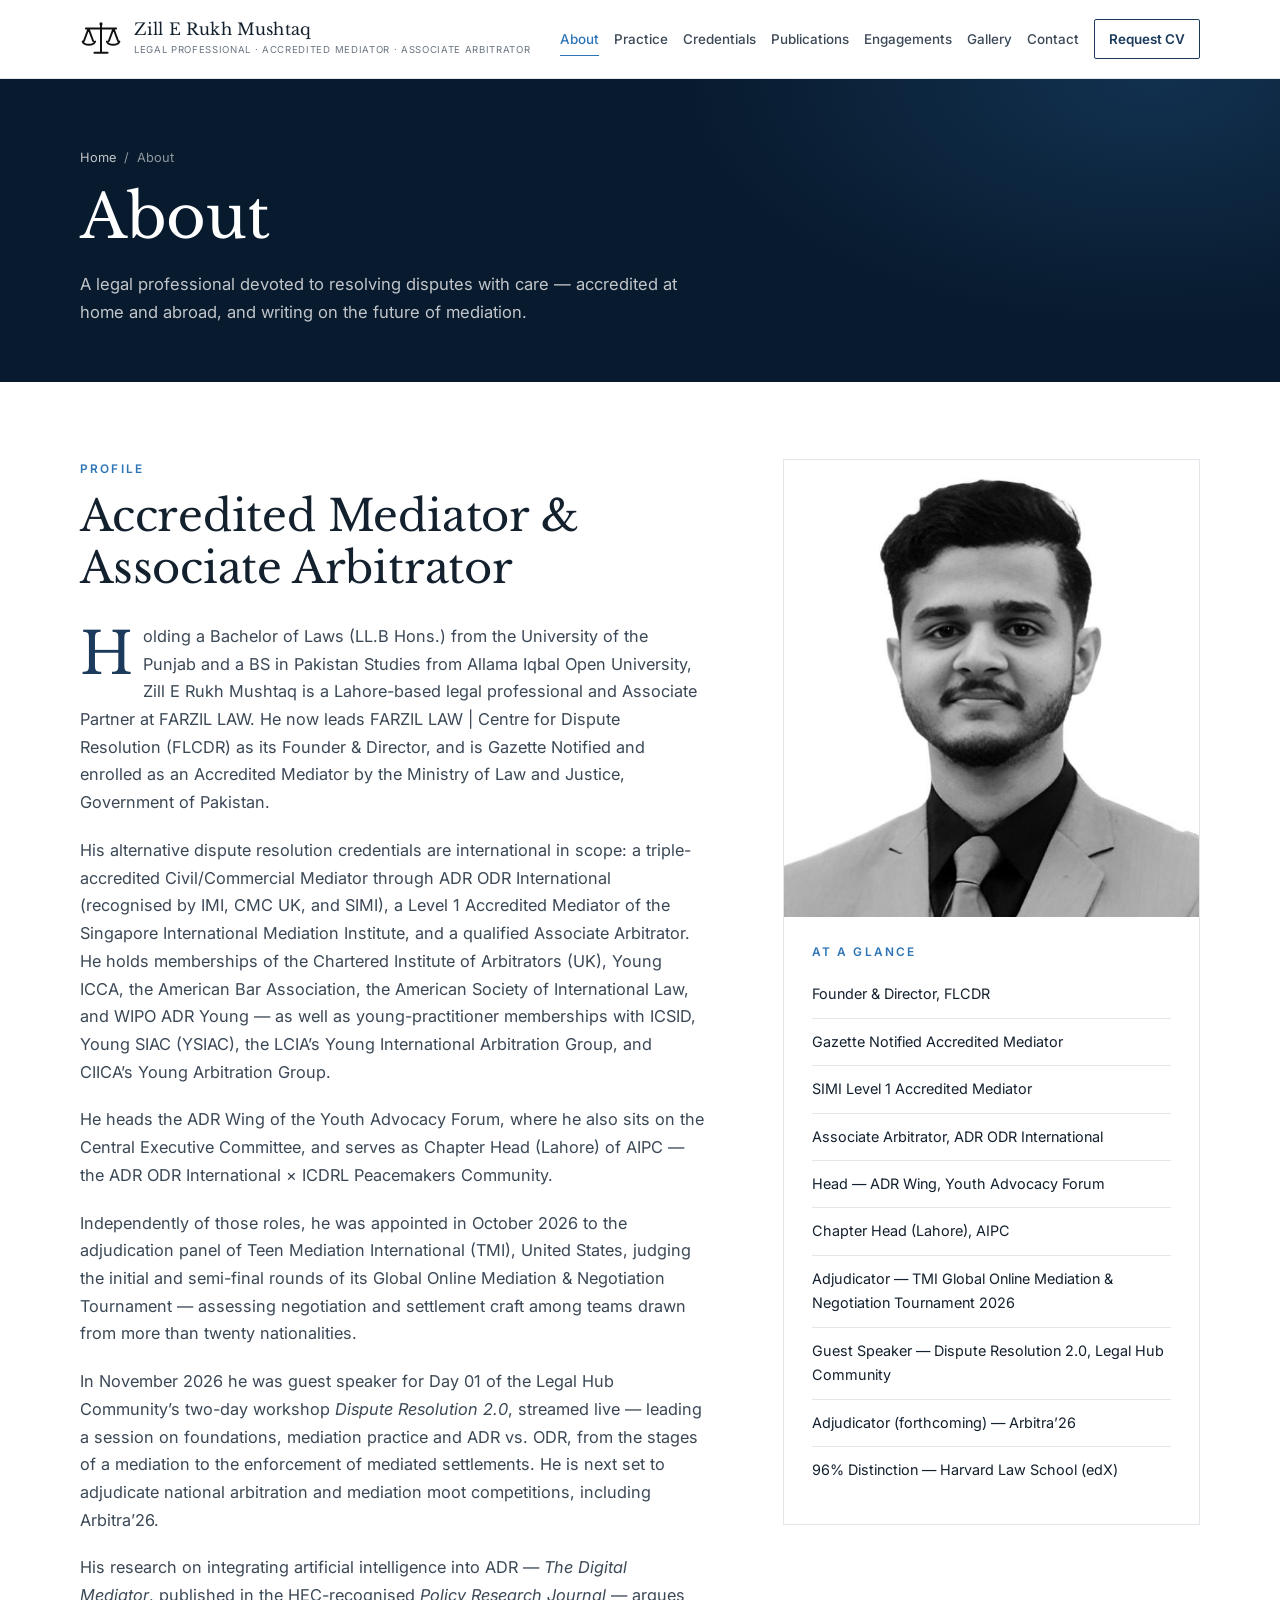
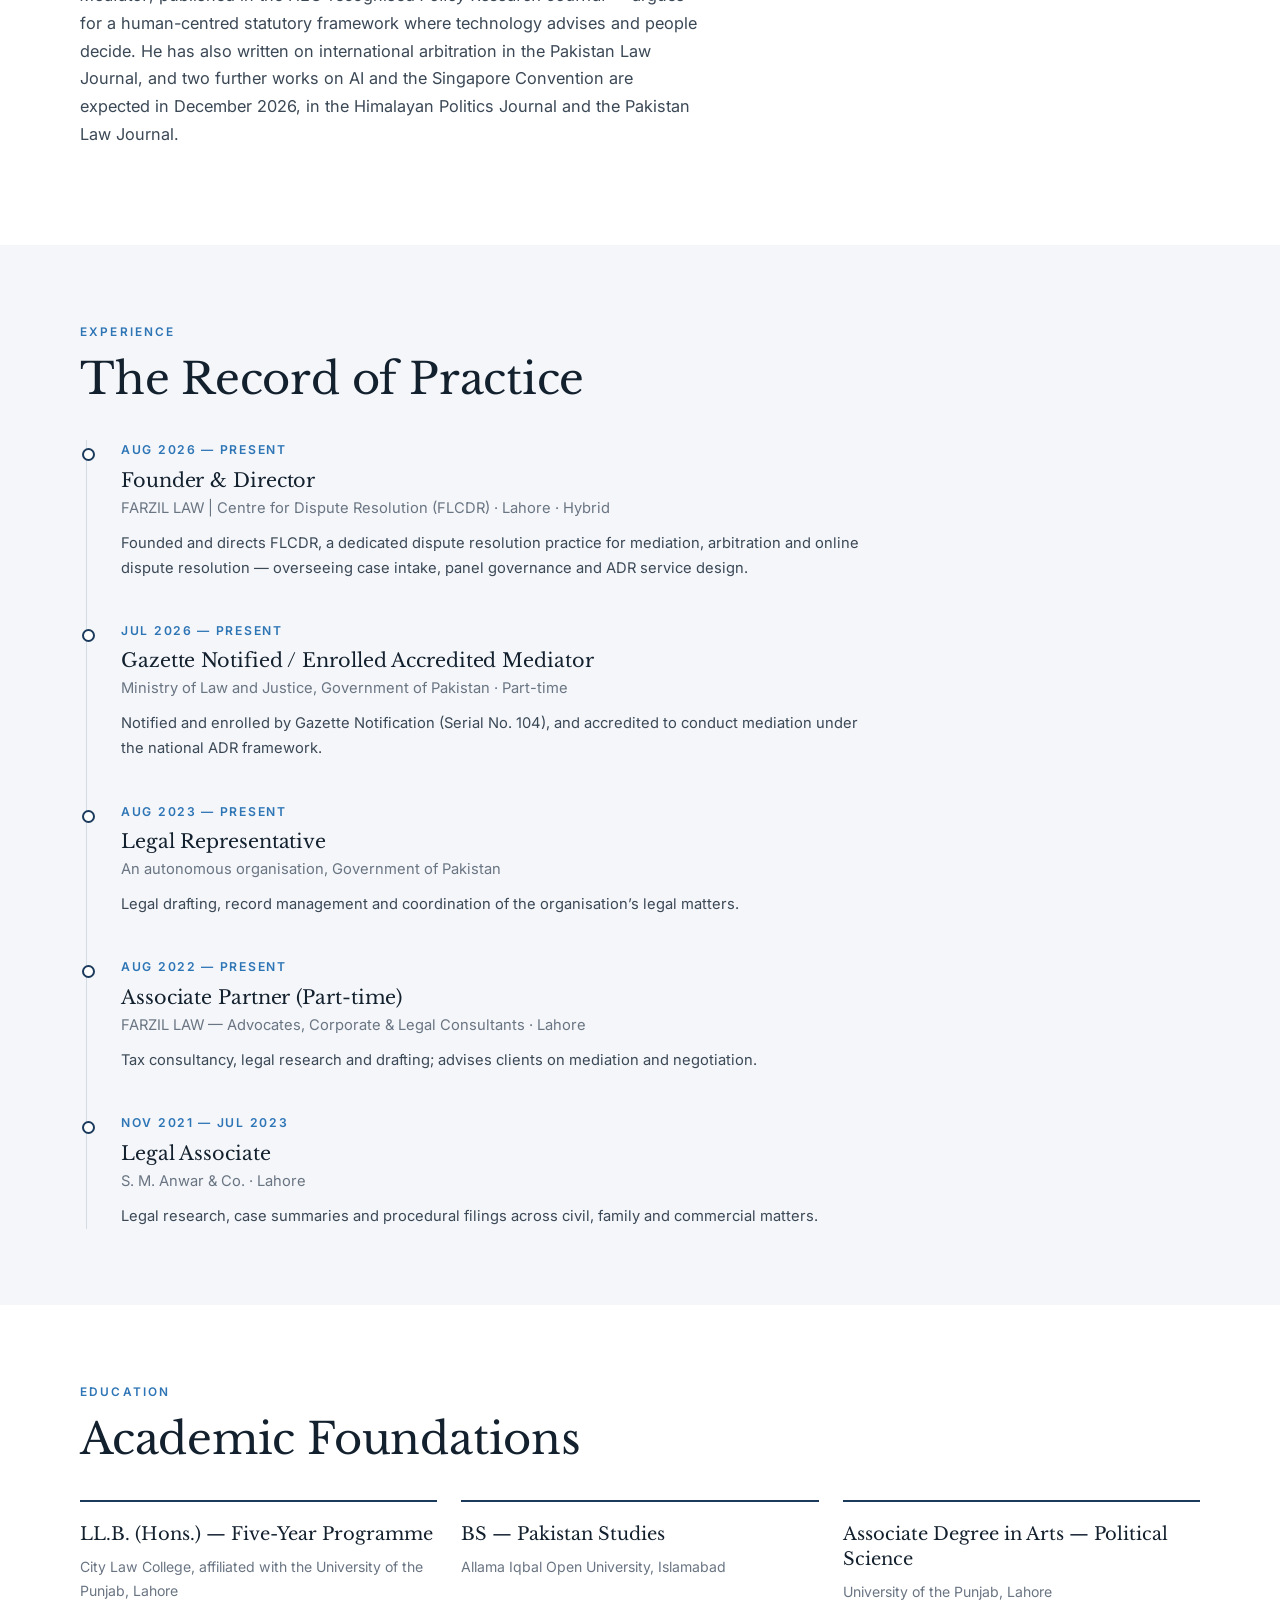
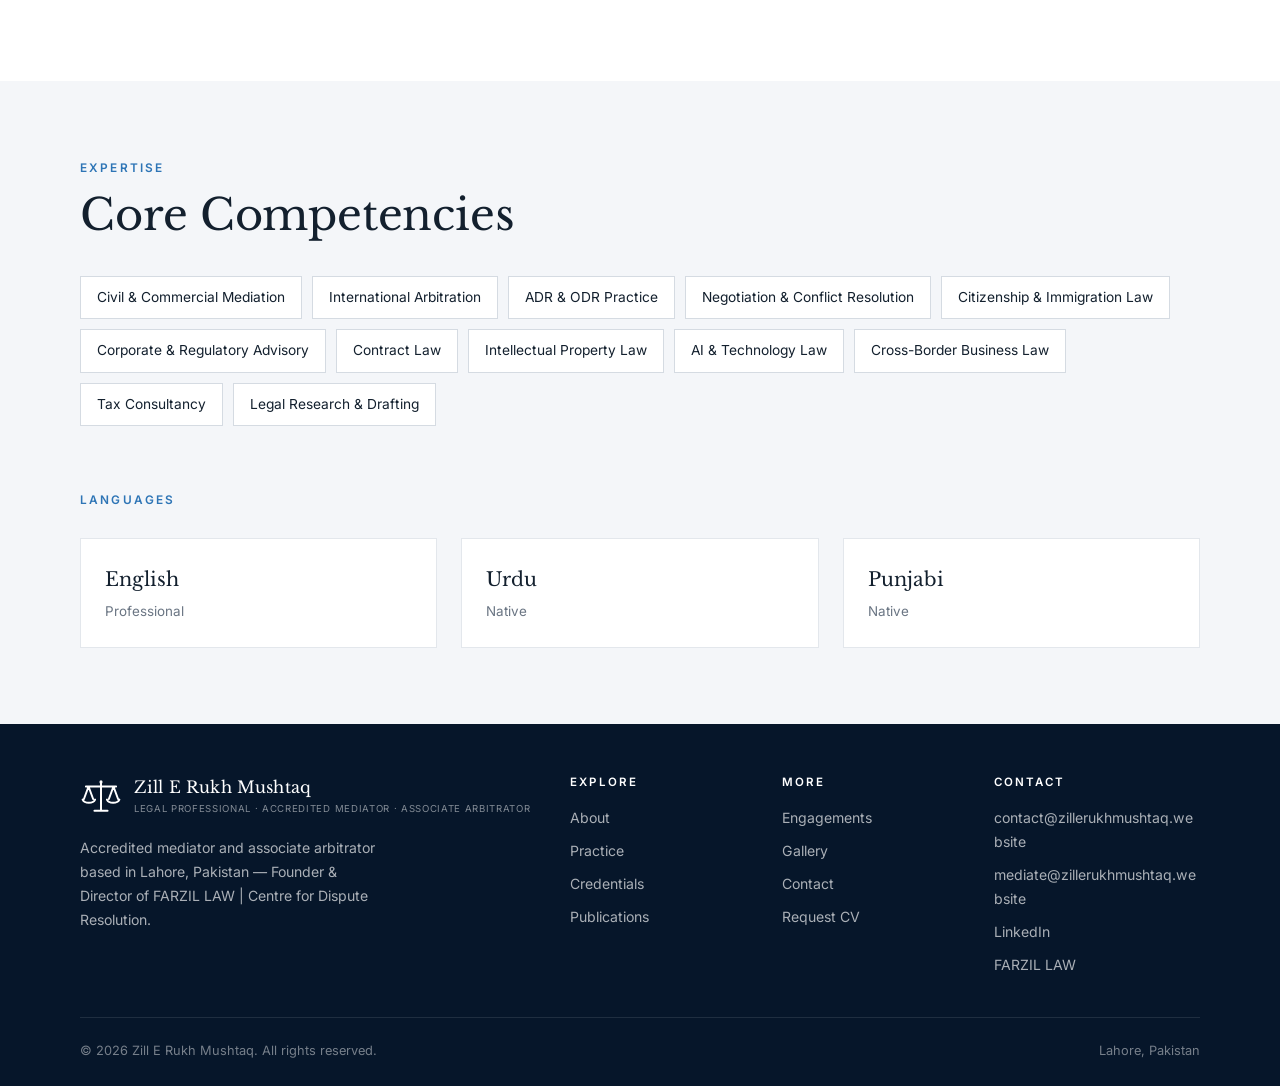
<file: about/index.html>
<!DOCTYPE html>
<html lang="en">
<head>
<meta charset="UTF-8">
<meta name="viewport" content="width=device-width, initial-scale=1">
<title>About — Zill E Rukh Mushtaq</title>
<meta name="description" content="Profile, experience and education of Zill E Rukh Mushtaq — accredited mediator, associate arbitrator and Founder & Director of FLCDR.">
<meta name="robots" content="index, follow, max-image-preview:large">
<link rel="canonical" href="https://www.zillerukhmushtaq.website/about/">
<meta property="og:type" content="website">
<meta property="og:site_name" content="Zill E Rukh Mushtaq">
<meta property="og:title" content="About — Zill E Rukh Mushtaq">
<meta property="og:description" content="Profile, experience and education of Zill E Rukh Mushtaq — accredited mediator, associate arbitrator and Founder & Director of FLCDR.">
<meta property="og:url" content="https://www.zillerukhmushtaq.website/about/">
<meta property="og:image" content="https://www.zillerukhmushtaq.website/assets/images/og-image.jpg">
<meta name="twitter:card" content="summary_large_image">
<meta name="theme-color" content="#0c2340">
<link rel="icon" href="/favicon.ico" sizes="any">
<link rel="icon" type="image/png" sizes="32x32" href="/favicon-32x32.png">
<link rel="apple-touch-icon" href="/apple-touch-icon.png">
<link rel="preconnect" href="https://fonts.googleapis.com">
<link rel="preconnect" href="https://fonts.gstatic.com" crossorigin>
<link href="https://fonts.googleapis.com/css2?family=Inter:wght@400;500;600&family=Libre+Baskerville:ital,wght@0,400;0,700;1,400&display=swap" rel="stylesheet">
<link rel="stylesheet" href="/assets/site.css">
</head>
<body>
<header class="site-header">
  <div class="wrap hdr">
    <a class="brand" href="/" aria-label="Zill E Rukh Mushtaq — home"><svg class="mark" viewBox="0 0 64 64" fill="none" stroke="currentColor" stroke-width="3" stroke-linecap="round" stroke-linejoin="round" aria-hidden="true"><path d="M9 16h46M32 11v41M22 53h20M13 16 6 35M13 16l7 19M51 16l-7 19M51 16l7 19M4 36c3 6.5 16 6.5 19 0M41 36c3 6.5 16 6.5 19 0"/><circle cx="32" cy="9" r="2.4" fill="currentColor" stroke="none"/></svg><span class="brand-txt"><b>Zill E Rukh Mushtaq</b><small>Legal Professional · Accredited Mediator · Associate Arbitrator</small></span></a>
    <nav class="nav" id="nav" aria-label="Main"><a href="/" data-m="1">Home</a><a href="/about/" class="active" aria-current="page">About</a><a href="/practice/">Practice</a><a href="/credentials/">Credentials</a><a href="/publications/">Publications</a><a href="/engagements/">Engagements</a><a href="/gallery/">Gallery</a><a href="/contact/">Contact</a><a class="cv" href="https://docs.google.com/forms/d/e/1FAIpQLSdoeeIFON1o76XCWX1p0hZdsmMvuJ5bt9blDRISQGNH2N7--w/viewform" target="_blank" rel="noopener">Request CV</a></nav>
    <button class="burger" aria-label="Open menu" aria-controls="nav" aria-expanded="false"><svg class="i-open" viewBox="0 0 24 24" fill="none" stroke="currentColor" stroke-width="1.6" stroke-linecap="round"><path d="M4 7h16M4 12h16M4 17h16"/></svg><svg class="i-close" viewBox="0 0 24 24" fill="none" stroke="currentColor" stroke-width="1.6" stroke-linecap="round"><path d="M6 6l12 12M18 6 6 18"/></svg></button>
  </div>
</header>
<main>
<section class="page-head">
  <div class="wrap">
    <div class="crumbs"><a href="/">Home</a> &nbsp;/&nbsp; About</div>
    <h1>About</h1>
    <p>A legal professional devoted to resolving disputes with care — accredited at home and abroad, and writing on the future of mediation.</p>
  </div>
</section>

<section class="sec">
  <div class="wrap about-grid">
    <div class="prose rv">
      <div class="eyebrow">Profile</div>
      <h2 class="h-sec" style="margin-bottom:28px">Accredited Mediator &amp; Associate Arbitrator</h2>
      <p>Holding a Bachelor of Laws (LL.B Hons.) from the University of the Punjab and a BS in Pakistan Studies from Allama Iqbal Open University, Zill E Rukh Mushtaq is a Lahore-based legal professional and Associate Partner at FARZIL LAW. He now leads FARZIL LAW | Centre for Dispute Resolution (FLCDR) as its Founder &amp; Director, and is Gazette Notified and enrolled as an Accredited Mediator by the Ministry of Law and Justice, Government of Pakistan.</p>
      <p>His alternative dispute resolution credentials are international in scope: a triple-accredited Civil/Commercial Mediator through ADR ODR International (recognised by IMI, CMC UK, and SIMI), a Level 1 Accredited Mediator of the Singapore International Mediation Institute, and a qualified Associate Arbitrator. He holds memberships of the Chartered Institute of Arbitrators (UK), Young ICCA, the American Bar Association, the American Society of International Law, and WIPO ADR Young — as well as young-practitioner memberships with ICSID, Young SIAC (YSIAC), the LCIA&rsquo;s Young International Arbitration Group, and CIICA&rsquo;s Young Arbitration Group.</p>
      <p>He heads the ADR Wing of the Youth Advocacy Forum, where he also sits on the Central Executive Committee, and serves as Chapter Head (Lahore) of AIPC — the ADR ODR International × ICDRL Peacemakers Community.</p>
      <p>Independently of those roles, he was appointed in October 2026 to the adjudication panel of Teen Mediation International (TMI), United States, judging the initial and semi-final rounds of its Global Online Mediation &amp; Negotiation Tournament — assessing negotiation and settlement craft among teams drawn from more than twenty nationalities.</p>
      <p>In November 2026 he was guest speaker for Day 01 of the Legal Hub Community&rsquo;s two-day workshop <i>Dispute Resolution 2.0</i>, streamed live — leading a session on foundations, mediation practice and ADR vs. ODR, from the stages of a mediation to the enforcement of mediated settlements. He is next set to adjudicate national arbitration and mediation moot competitions, including Arbitra&rsquo;26.</p>
      <p>His research on integrating artificial intelligence into ADR — <i>The Digital Mediator</i>, published in the HEC-recognised <i>Policy Research Journal</i> — argues for a human-centred statutory framework where technology advises and people decide. He has also written on international arbitration in the Pakistan Law Journal, and two further works on AI and the Singapore Convention are expected in December 2026, in the Himalayan Politics Journal and the Pakistan Law Journal.</p>
    </div>
    <aside class="aside-card rv">
      <img src="/assets/images/photo.jpg" alt="Portrait of Zill E Rukh Mushtaq">
      <div class="in">
        <h3>At a Glance</h3>
        <ul>
          <li>Founder &amp; Director, FLCDR</li>
          <li>Gazette Notified Accredited Mediator</li>
          <li>SIMI Level 1 Accredited Mediator</li>
          <li>Associate Arbitrator, ADR ODR International</li>
          <li>Head — ADR Wing, Youth Advocacy Forum</li>
          <li>Chapter Head (Lahore), AIPC</li>
          <li>Adjudicator — TMI Global Online Mediation &amp; Negotiation Tournament 2026</li>
          <li>Guest Speaker — Dispute Resolution 2.0, Legal Hub Community</li>
          <li>Adjudicator (forthcoming) — Arbitra&rsquo;26</li>
          <li>96% Distinction — Harvard Law School (edX)</li>
        </ul>
      </div>
    </aside>
  </div>
</section>

<section class="sec mist" id="experience">
  <div class="wrap">
    <div class="sec-head rv"><div class="eyebrow">Experience</div><h2 class="h-sec">The Record of Practice</h2></div>
    <div class="tl rv"><article><div class="when">Aug 2026 — Present</div><h3>Founder &amp; Director</h3><div class="org">FARZIL LAW | Centre for Dispute Resolution (FLCDR) · Lahore · Hybrid</div><p>Founded and directs FLCDR, a dedicated dispute resolution practice for mediation, arbitration and online dispute resolution — overseeing case intake, panel governance and ADR service design.</p></article><article><div class="when">Jul 2026 — Present</div><h3>Gazette Notified / Enrolled Accredited Mediator</h3><div class="org">Ministry of Law and Justice, Government of Pakistan · Part-time</div><p>Notified and enrolled by Gazette Notification (Serial No. 104), and accredited to conduct mediation under the national ADR framework.</p></article><article><div class="when">Aug 2023 — Present</div><h3>Legal Representative</h3><div class="org">An autonomous organisation, Government of Pakistan</div><p>Legal drafting, record management and coordination of the organisation&rsquo;s legal matters.</p></article><article><div class="when">Aug 2022 — Present</div><h3>Associate Partner (Part-time)</h3><div class="org">FARZIL LAW — Advocates, Corporate &amp; Legal Consultants · Lahore</div><p>Tax consultancy, legal research and drafting; advises clients on mediation and negotiation.</p></article><article><div class="when">Nov 2021 — Jul 2023</div><h3>Legal Associate</h3><div class="org">S. M. Anwar &amp; Co. · Lahore</div><p>Legal research, case summaries and procedural filings across civil, family and commercial matters.</p></article></div>
  </div>
</section>

<section class="sec" id="education">
  <div class="wrap">
    <div class="sec-head rv"><div class="eyebrow">Education</div><h2 class="h-sec">Academic Foundations</h2></div>
    <div class="edu rv">
      <div><b>LL.B. (Hons.) — Five-Year Programme</b><span>City Law College, affiliated with the University of the Punjab, Lahore</span></div>
      <div><b>BS — Pakistan Studies</b><span>Allama Iqbal Open University, Islamabad</span></div>
      <div><b>Associate Degree in Arts — Political Science</b><span>University of the Punjab, Lahore</span></div>
    </div>
  </div>
</section>

<section class="sec mist" id="expertise">
  <div class="wrap">
    <div class="sec-head rv"><div class="eyebrow">Expertise</div><h2 class="h-sec">Core Competencies</h2></div>
    <div class="chips rv"><span>Civil &amp; Commercial Mediation</span><span>International Arbitration</span><span>ADR &amp; ODR Practice</span><span>Negotiation &amp; Conflict Resolution</span><span>Citizenship &amp; Immigration Law</span><span>Corporate &amp; Regulatory Advisory</span><span>Contract Law</span><span>Intellectual Property Law</span><span>AI &amp; Technology Law</span><span>Cross-Border Business Law</span><span>Tax Consultancy</span><span>Legal Research &amp; Drafting</span></div>
    <div class="sec-head rv" style="margin:64px 0 28px"><div class="eyebrow">Languages</div></div>
    <div class="langs rv"><div><b>English</b><span>Professional</span></div><div><b>Urdu</b><span>Native</span></div><div><b>Punjabi</b><span>Native</span></div></div>
  </div>
</section>
</main>
<footer class="site-footer">
  <div class="wrap">
    <div class="fgrid">
      <div><a class="brand" href="/" aria-label="Zill E Rukh Mushtaq — home"><svg class="mark" viewBox="0 0 64 64" fill="none" stroke="currentColor" stroke-width="3" stroke-linecap="round" stroke-linejoin="round" aria-hidden="true"><path d="M9 16h46M32 11v41M22 53h20M13 16 6 35M13 16l7 19M51 16l-7 19M51 16l7 19M4 36c3 6.5 16 6.5 19 0M41 36c3 6.5 16 6.5 19 0"/><circle cx="32" cy="9" r="2.4" fill="currentColor" stroke="none"/></svg><span class="brand-txt"><b>Zill E Rukh Mushtaq</b><small>Legal Professional · Accredited Mediator · Associate Arbitrator</small></span></a><p>Accredited mediator and associate arbitrator based in Lahore, Pakistan — Founder &amp; Director of FARZIL LAW | Centre for Dispute Resolution.</p></div>
      <div><h4>Explore</h4><ul><li><a href="/about/">About</a></li><li><a href="/practice/">Practice</a></li><li><a href="/credentials/">Credentials</a></li><li><a href="/publications/">Publications</a></li></ul></div>
      <div><h4>More</h4><ul><li><a href="/engagements/">Engagements</a></li><li><a href="/gallery/">Gallery</a></li><li><a href="/contact/">Contact</a></li><li><a href="https://docs.google.com/forms/d/e/1FAIpQLSdoeeIFON1o76XCWX1p0hZdsmMvuJ5bt9blDRISQGNH2N7--w/viewform" target="_blank" rel="noopener">Request CV</a></li></ul></div>
      <div><h4>Contact</h4><ul>
        <li><a href="mailto:contact@zillerukhmushtaq.website">contact@zillerukhmushtaq.website</a></li>
        <li><a href="mailto:mediate@zillerukhmushtaq.website">mediate@zillerukhmushtaq.website</a></li>
        <li><a href="https://www.linkedin.com/in/zill-e-027b14214" target="_blank" rel="noopener">LinkedIn</a></li>
        <li><a href="https://farzillaw.com" target="_blank" rel="noopener">FARZIL LAW</a></li>
      </ul></div>
    </div>
    <div class="fbase"><span>© 2026 Zill E Rukh Mushtaq. All rights reserved.</span><span>Lahore, Pakistan</span></div>
  </div>
</footer>
<script src="/assets/site.js" defer></script>
</body>
</html>
</file>
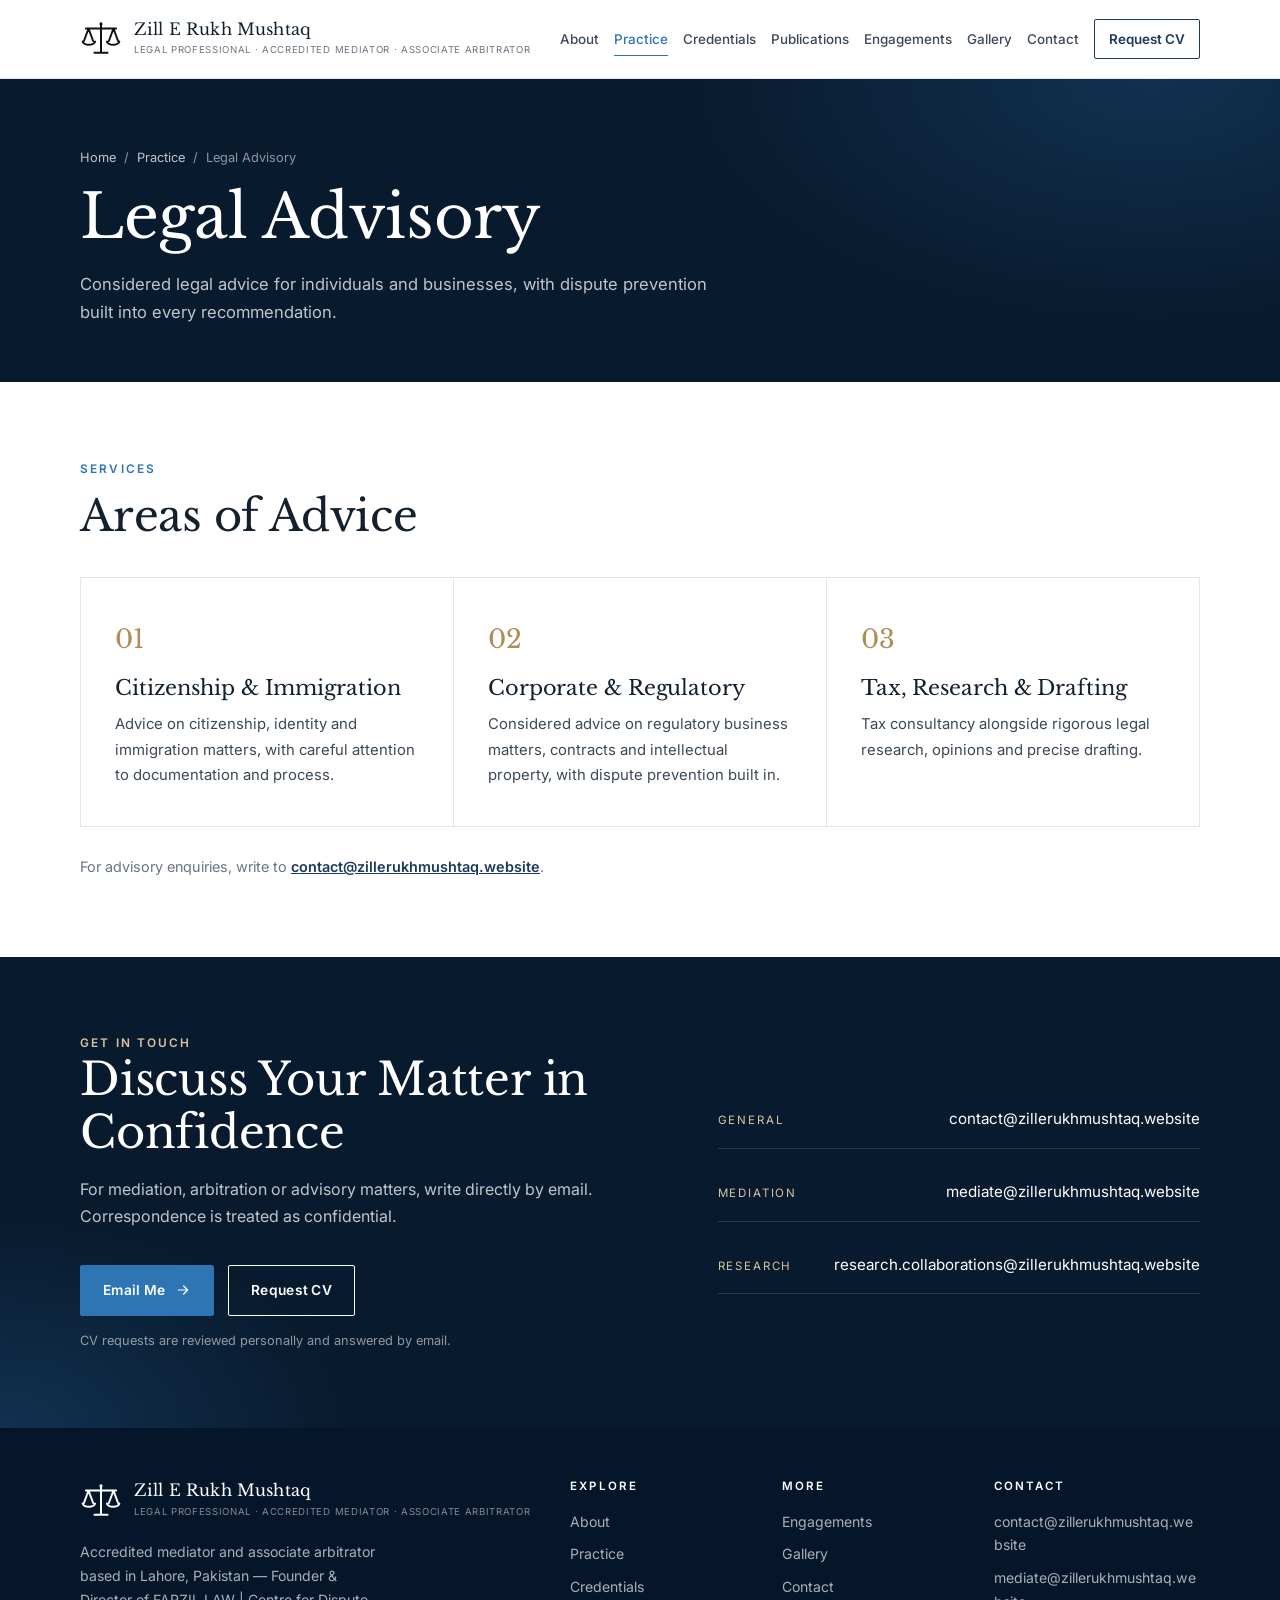
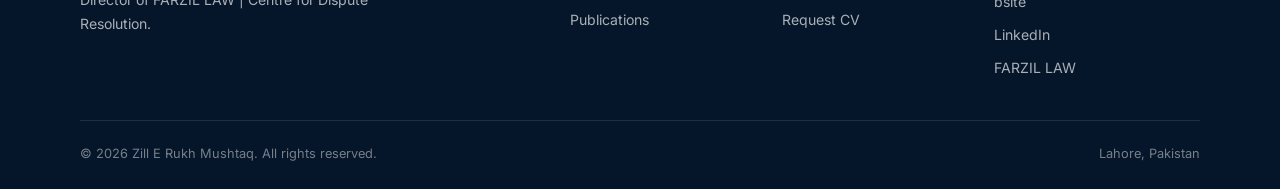
<file: advisory/index.html>
<!DOCTYPE html>
<html lang="en">
<head>
<meta charset="UTF-8">
<meta name="viewport" content="width=device-width, initial-scale=1">
<title>Legal Advisory — Zill E Rukh Mushtaq</title>
<meta name="description" content="Legal advice on citizenship and immigration, corporate and regulatory matters, tax, research and drafting.">
<meta name="robots" content="index, follow, max-image-preview:large">
<link rel="canonical" href="https://www.zillerukhmushtaq.website/advisory/">
<meta property="og:type" content="website">
<meta property="og:site_name" content="Zill E Rukh Mushtaq">
<meta property="og:title" content="Legal Advisory — Zill E Rukh Mushtaq">
<meta property="og:description" content="Legal advice on citizenship and immigration, corporate and regulatory matters, tax, research and drafting.">
<meta property="og:url" content="https://www.zillerukhmushtaq.website/advisory/">
<meta property="og:image" content="https://www.zillerukhmushtaq.website/assets/images/og-image.jpg">
<meta name="twitter:card" content="summary_large_image">
<meta name="theme-color" content="#0c2340">
<link rel="icon" href="/favicon.ico" sizes="any">
<link rel="icon" type="image/png" sizes="32x32" href="/favicon-32x32.png">
<link rel="apple-touch-icon" href="/apple-touch-icon.png">
<link rel="preconnect" href="https://fonts.googleapis.com">
<link rel="preconnect" href="https://fonts.gstatic.com" crossorigin>
<link href="https://fonts.googleapis.com/css2?family=Inter:wght@400;500;600&family=Libre+Baskerville:ital,wght@0,400;0,700;1,400&display=swap" rel="stylesheet">
<link rel="stylesheet" href="/assets/site.css">
</head>
<body>
<header class="site-header">
  <div class="wrap hdr">
    <a class="brand" href="/" aria-label="Zill E Rukh Mushtaq — home"><svg class="mark" viewBox="0 0 64 64" fill="none" stroke="currentColor" stroke-width="3" stroke-linecap="round" stroke-linejoin="round" aria-hidden="true"><path d="M9 16h46M32 11v41M22 53h20M13 16 6 35M13 16l7 19M51 16l-7 19M51 16l7 19M4 36c3 6.5 16 6.5 19 0M41 36c3 6.5 16 6.5 19 0"/><circle cx="32" cy="9" r="2.4" fill="currentColor" stroke="none"/></svg><span class="brand-txt"><b>Zill E Rukh Mushtaq</b><small>Legal Professional · Accredited Mediator · Associate Arbitrator</small></span></a>
    <nav class="nav" id="nav" aria-label="Main"><a href="/" data-m="1">Home</a><a href="/about/">About</a><a href="/practice/" class="active" aria-current="page">Practice</a><a href="/credentials/">Credentials</a><a href="/publications/">Publications</a><a href="/engagements/">Engagements</a><a href="/gallery/">Gallery</a><a href="/contact/">Contact</a><a class="cv" href="https://docs.google.com/forms/d/e/1FAIpQLSdoeeIFON1o76XCWX1p0hZdsmMvuJ5bt9blDRISQGNH2N7--w/viewform" target="_blank" rel="noopener">Request CV</a></nav>
    <button class="burger" aria-label="Open menu" aria-controls="nav" aria-expanded="false"><svg class="i-open" viewBox="0 0 24 24" fill="none" stroke="currentColor" stroke-width="1.6" stroke-linecap="round"><path d="M4 7h16M4 12h16M4 17h16"/></svg><svg class="i-close" viewBox="0 0 24 24" fill="none" stroke="currentColor" stroke-width="1.6" stroke-linecap="round"><path d="M6 6l12 12M18 6 6 18"/></svg></button>
  </div>
</header>
<main>
<section class="page-head">
  <div class="wrap">
    <div class="crumbs"><a href="/">Home</a> &nbsp;/&nbsp; <a href="/practice/">Practice</a> &nbsp;/&nbsp; Legal Advisory</div>
    <h1>Legal Advisory</h1>
    <p>Considered legal advice for individuals and businesses, with dispute prevention built into every recommendation.</p>
  </div>
</section>

<section class="sec">
  <div class="wrap">
    <div class="sec-head rv"><div class="eyebrow">Services</div><h2 class="h-sec">Areas of Advice</h2></div>
    <div class="prgrid rv"><article class="prcard"><div class="n">01</div><h3>Citizenship &amp; Immigration</h3><p>Advice on citizenship, identity and immigration matters, with careful attention to documentation and process.</p></article><article class="prcard"><div class="n">02</div><h3>Corporate &amp; Regulatory</h3><p>Considered advice on regulatory business matters, contracts and intellectual property, with dispute prevention built in.</p></article><article class="prcard"><div class="n">03</div><h3>Tax, Research &amp; Drafting</h3><p>Tax consultancy alongside rigorous legal research, opinions and precise drafting.</p></article></div>
    <p class="note-line rv">For advisory enquiries, write to <a href="mailto:contact@zillerukhmushtaq.website">contact@zillerukhmushtaq.website</a>.</p>
  </div>
</section>
<section class="cta">
  <div class="wrap cta-grid">
    <div class="rv">
      <div class="eyebrow gold">Get in Touch</div>
      <h2>Discuss Your Matter in Confidence</h2>
      <p>For mediation, arbitration or advisory matters, write directly by email. Correspondence is treated as confidential.</p>
      <div class="hero-actions"><a class="btn btn-solid" href="mailto:contact@zillerukhmushtaq.website">Email Me <svg viewBox="0 0 24 24" fill="none" stroke="currentColor" stroke-width="1.8" stroke-linecap="round" stroke-linejoin="round" aria-hidden="true"><path d="M5 12h14M13 6l6 6-6 6"/></svg></a><a class="btn btn-light" href="https://docs.google.com/forms/d/e/1FAIpQLSdoeeIFON1o76XCWX1p0hZdsmMvuJ5bt9blDRISQGNH2N7--w/viewform" target="_blank" rel="noopener">Request CV</a></div>
      <p class="note">CV requests are reviewed personally and answered by email.</p>
    </div>
    <div class="cta-lines rv">
      <a href="mailto:contact@zillerukhmushtaq.website"><span>General</span>contact@zillerukhmushtaq.website</a>
      <a href="mailto:mediate@zillerukhmushtaq.website"><span>Mediation</span>mediate@zillerukhmushtaq.website</a>
      <a href="mailto:research.collaborations@zillerukhmushtaq.website"><span>Research</span>research.collaborations@zillerukhmushtaq.website</a>
    </div>
  </div>
</section>
</main>
<footer class="site-footer">
  <div class="wrap">
    <div class="fgrid">
      <div><a class="brand" href="/" aria-label="Zill E Rukh Mushtaq — home"><svg class="mark" viewBox="0 0 64 64" fill="none" stroke="currentColor" stroke-width="3" stroke-linecap="round" stroke-linejoin="round" aria-hidden="true"><path d="M9 16h46M32 11v41M22 53h20M13 16 6 35M13 16l7 19M51 16l-7 19M51 16l7 19M4 36c3 6.5 16 6.5 19 0M41 36c3 6.5 16 6.5 19 0"/><circle cx="32" cy="9" r="2.4" fill="currentColor" stroke="none"/></svg><span class="brand-txt"><b>Zill E Rukh Mushtaq</b><small>Legal Professional · Accredited Mediator · Associate Arbitrator</small></span></a><p>Accredited mediator and associate arbitrator based in Lahore, Pakistan — Founder &amp; Director of FARZIL LAW | Centre for Dispute Resolution.</p></div>
      <div><h4>Explore</h4><ul><li><a href="/about/">About</a></li><li><a href="/practice/">Practice</a></li><li><a href="/credentials/">Credentials</a></li><li><a href="/publications/">Publications</a></li></ul></div>
      <div><h4>More</h4><ul><li><a href="/engagements/">Engagements</a></li><li><a href="/gallery/">Gallery</a></li><li><a href="/contact/">Contact</a></li><li><a href="https://docs.google.com/forms/d/e/1FAIpQLSdoeeIFON1o76XCWX1p0hZdsmMvuJ5bt9blDRISQGNH2N7--w/viewform" target="_blank" rel="noopener">Request CV</a></li></ul></div>
      <div><h4>Contact</h4><ul>
        <li><a href="mailto:contact@zillerukhmushtaq.website">contact@zillerukhmushtaq.website</a></li>
        <li><a href="mailto:mediate@zillerukhmushtaq.website">mediate@zillerukhmushtaq.website</a></li>
        <li><a href="https://www.linkedin.com/in/zill-e-027b14214" target="_blank" rel="noopener">LinkedIn</a></li>
        <li><a href="https://farzillaw.com" target="_blank" rel="noopener">FARZIL LAW</a></li>
      </ul></div>
    </div>
    <div class="fbase"><span>© 2026 Zill E Rukh Mushtaq. All rights reserved.</span><span>Lahore, Pakistan</span></div>
  </div>
</footer>
<script src="/assets/site.js" defer></script>
</body>
</html>
</file>
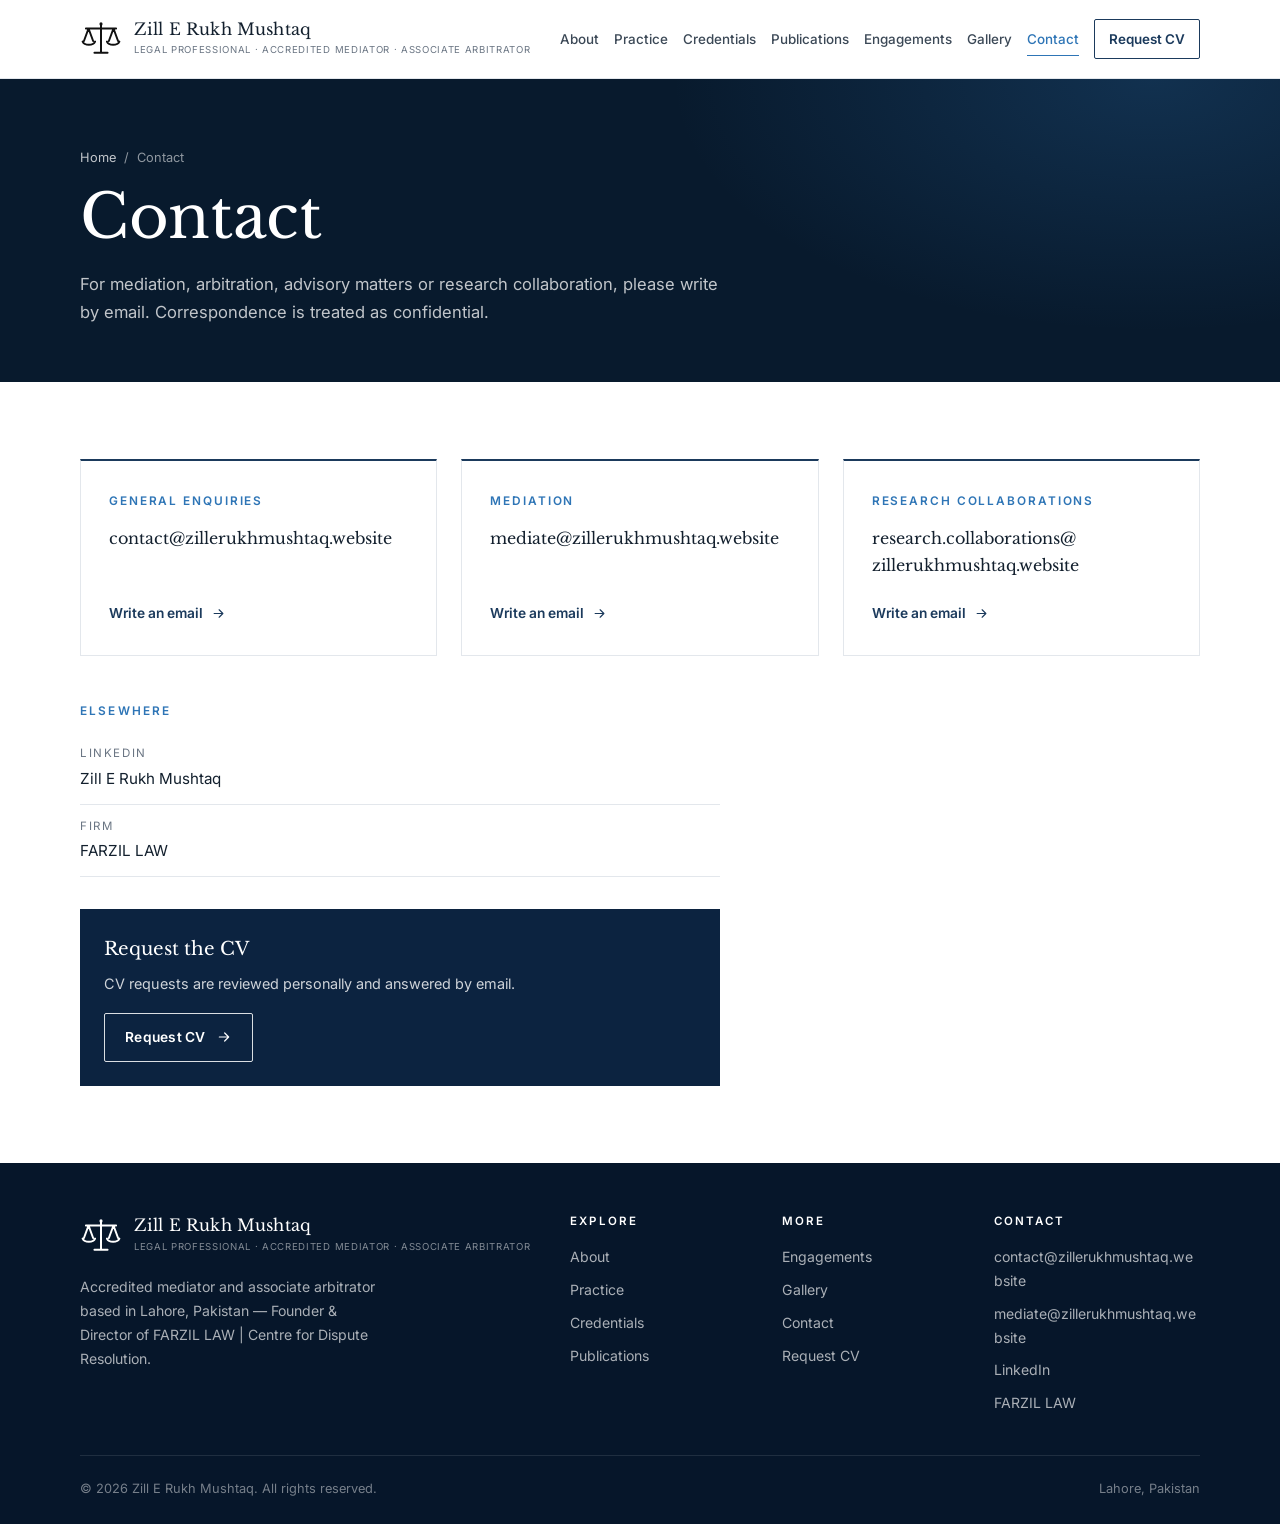
<file: contact/index.html>
<!DOCTYPE html>
<html lang="en">
<head>
<meta charset="UTF-8">
<meta name="viewport" content="width=device-width, initial-scale=1">
<title>Contact — Zill E Rukh Mushtaq</title>
<meta name="description" content="Contact Zill E Rukh Mushtaq by email.">
<meta name="robots" content="index, follow, max-image-preview:large">
<link rel="canonical" href="https://www.zillerukhmushtaq.website/contact/">
<meta property="og:type" content="website">
<meta property="og:site_name" content="Zill E Rukh Mushtaq">
<meta property="og:title" content="Contact — Zill E Rukh Mushtaq">
<meta property="og:description" content="Contact Zill E Rukh Mushtaq by email.">
<meta property="og:url" content="https://www.zillerukhmushtaq.website/contact/">
<meta property="og:image" content="https://www.zillerukhmushtaq.website/assets/images/og-image.jpg">
<meta name="twitter:card" content="summary_large_image">
<meta name="theme-color" content="#0c2340">
<link rel="icon" href="/favicon.ico" sizes="any">
<link rel="icon" type="image/png" sizes="32x32" href="/favicon-32x32.png">
<link rel="apple-touch-icon" href="/apple-touch-icon.png">
<link rel="preconnect" href="https://fonts.googleapis.com">
<link rel="preconnect" href="https://fonts.gstatic.com" crossorigin>
<link href="https://fonts.googleapis.com/css2?family=Inter:wght@400;500;600&family=Libre+Baskerville:ital,wght@0,400;0,700;1,400&display=swap" rel="stylesheet">
<link rel="stylesheet" href="/assets/site.css">
</head>
<body>
<header class="site-header">
  <div class="wrap hdr">
    <a class="brand" href="/" aria-label="Zill E Rukh Mushtaq — home"><svg class="mark" viewBox="0 0 64 64" fill="none" stroke="currentColor" stroke-width="3" stroke-linecap="round" stroke-linejoin="round" aria-hidden="true"><path d="M9 16h46M32 11v41M22 53h20M13 16 6 35M13 16l7 19M51 16l-7 19M51 16l7 19M4 36c3 6.5 16 6.5 19 0M41 36c3 6.5 16 6.5 19 0"/><circle cx="32" cy="9" r="2.4" fill="currentColor" stroke="none"/></svg><span class="brand-txt"><b>Zill E Rukh Mushtaq</b><small>Legal Professional · Accredited Mediator · Associate Arbitrator</small></span></a>
    <nav class="nav" id="nav" aria-label="Main"><a href="/" data-m="1">Home</a><a href="/about/">About</a><a href="/practice/">Practice</a><a href="/credentials/">Credentials</a><a href="/publications/">Publications</a><a href="/engagements/">Engagements</a><a href="/gallery/">Gallery</a><a href="/contact/" class="active" aria-current="page">Contact</a><a class="cv" href="https://docs.google.com/forms/d/e/1FAIpQLSdoeeIFON1o76XCWX1p0hZdsmMvuJ5bt9blDRISQGNH2N7--w/viewform" target="_blank" rel="noopener">Request CV</a></nav>
    <button class="burger" aria-label="Open menu" aria-controls="nav" aria-expanded="false"><svg class="i-open" viewBox="0 0 24 24" fill="none" stroke="currentColor" stroke-width="1.6" stroke-linecap="round"><path d="M4 7h16M4 12h16M4 17h16"/></svg><svg class="i-close" viewBox="0 0 24 24" fill="none" stroke="currentColor" stroke-width="1.6" stroke-linecap="round"><path d="M6 6l12 12M18 6 6 18"/></svg></button>
  </div>
</header>
<main>
<section class="page-head">
  <div class="wrap">
    <div class="crumbs"><a href="/">Home</a> &nbsp;/&nbsp; Contact</div>
    <h1>Contact</h1>
    <p>For mediation, arbitration, advisory matters or research collaboration, please write by email. Correspondence is treated as confidential.</p>
  </div>
</section>

<section class="sec">
  <div class="wrap">
    <div class="mailgrid rv"><a class="mailcard" href="mailto:contact@zillerukhmushtaq.website"><span>General enquiries</span><b>contact@<wbr>zillerukhmushtaq.website</b><em>Write an email <svg viewBox="0 0 24 24" fill="none" stroke="currentColor" stroke-width="1.8" stroke-linecap="round" stroke-linejoin="round" aria-hidden="true"><path d="M5 12h14M13 6l6 6-6 6"/></svg></em></a><a class="mailcard" href="mailto:mediate@zillerukhmushtaq.website"><span>Mediation</span><b>mediate@<wbr>zillerukhmushtaq.website</b><em>Write an email <svg viewBox="0 0 24 24" fill="none" stroke="currentColor" stroke-width="1.8" stroke-linecap="round" stroke-linejoin="round" aria-hidden="true"><path d="M5 12h14M13 6l6 6-6 6"/></svg></em></a><a class="mailcard" href="mailto:research.collaborations@zillerukhmushtaq.website"><span>Research collaborations</span><b>research.collaborations@<wbr>zillerukhmushtaq.website</b><em>Write an email <svg viewBox="0 0 24 24" fill="none" stroke="currentColor" stroke-width="1.8" stroke-linecap="round" stroke-linejoin="round" aria-hidden="true"><path d="M5 12h14M13 6l6 6-6 6"/></svg></em></a></div>
    <div class="cinfo rv" style="margin-top:48px;max-width:640px">
      <h3>Elsewhere</h3>
      <a href="https://www.linkedin.com/in/zill-e-027b14214" target="_blank" rel="noopener"><span>LinkedIn</span>Zill E Rukh Mushtaq</a>
      <a href="https://farzillaw.com" target="_blank" rel="noopener"><span>Firm</span>FARZIL LAW</a>
      <div class="box"><b>Request the CV</b>CV requests are reviewed personally and answered by email.<br><a class="btn btn-light" href="https://docs.google.com/forms/d/e/1FAIpQLSdoeeIFON1o76XCWX1p0hZdsmMvuJ5bt9blDRISQGNH2N7--w/viewform" target="_blank" rel="noopener">Request CV <svg viewBox="0 0 24 24" fill="none" stroke="currentColor" stroke-width="1.8" stroke-linecap="round" stroke-linejoin="round" aria-hidden="true"><path d="M5 12h14M13 6l6 6-6 6"/></svg></a></div>
    </div>
  </div>
</section>
</main>
<footer class="site-footer">
  <div class="wrap">
    <div class="fgrid">
      <div><a class="brand" href="/" aria-label="Zill E Rukh Mushtaq — home"><svg class="mark" viewBox="0 0 64 64" fill="none" stroke="currentColor" stroke-width="3" stroke-linecap="round" stroke-linejoin="round" aria-hidden="true"><path d="M9 16h46M32 11v41M22 53h20M13 16 6 35M13 16l7 19M51 16l-7 19M51 16l7 19M4 36c3 6.5 16 6.5 19 0M41 36c3 6.5 16 6.5 19 0"/><circle cx="32" cy="9" r="2.4" fill="currentColor" stroke="none"/></svg><span class="brand-txt"><b>Zill E Rukh Mushtaq</b><small>Legal Professional · Accredited Mediator · Associate Arbitrator</small></span></a><p>Accredited mediator and associate arbitrator based in Lahore, Pakistan — Founder &amp; Director of FARZIL LAW | Centre for Dispute Resolution.</p></div>
      <div><h4>Explore</h4><ul><li><a href="/about/">About</a></li><li><a href="/practice/">Practice</a></li><li><a href="/credentials/">Credentials</a></li><li><a href="/publications/">Publications</a></li></ul></div>
      <div><h4>More</h4><ul><li><a href="/engagements/">Engagements</a></li><li><a href="/gallery/">Gallery</a></li><li><a href="/contact/">Contact</a></li><li><a href="https://docs.google.com/forms/d/e/1FAIpQLSdoeeIFON1o76XCWX1p0hZdsmMvuJ5bt9blDRISQGNH2N7--w/viewform" target="_blank" rel="noopener">Request CV</a></li></ul></div>
      <div><h4>Contact</h4><ul>
        <li><a href="mailto:contact@zillerukhmushtaq.website">contact@zillerukhmushtaq.website</a></li>
        <li><a href="mailto:mediate@zillerukhmushtaq.website">mediate@zillerukhmushtaq.website</a></li>
        <li><a href="https://www.linkedin.com/in/zill-e-027b14214" target="_blank" rel="noopener">LinkedIn</a></li>
        <li><a href="https://farzillaw.com" target="_blank" rel="noopener">FARZIL LAW</a></li>
      </ul></div>
    </div>
    <div class="fbase"><span>© 2026 Zill E Rukh Mushtaq. All rights reserved.</span><span>Lahore, Pakistan</span></div>
  </div>
</footer>
<script src="/assets/site.js" defer></script>
</body>
</html>
</file>
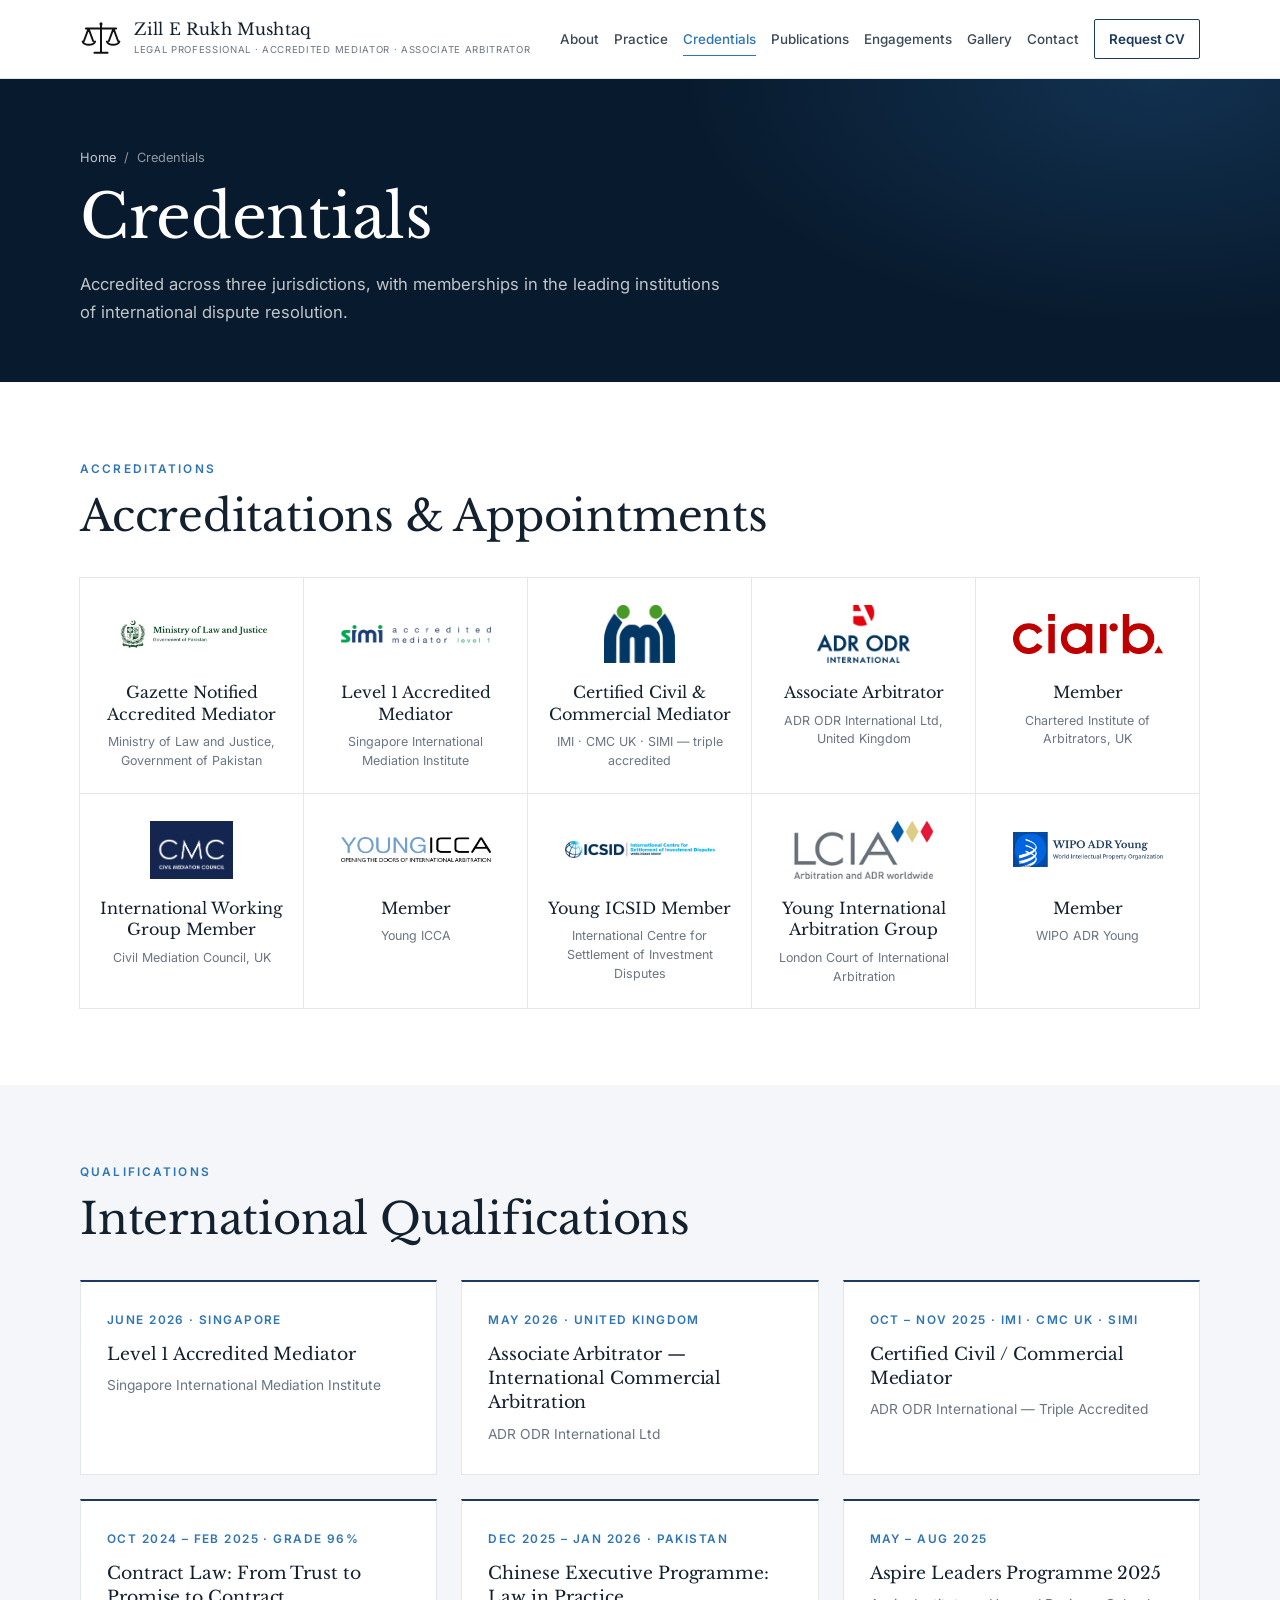
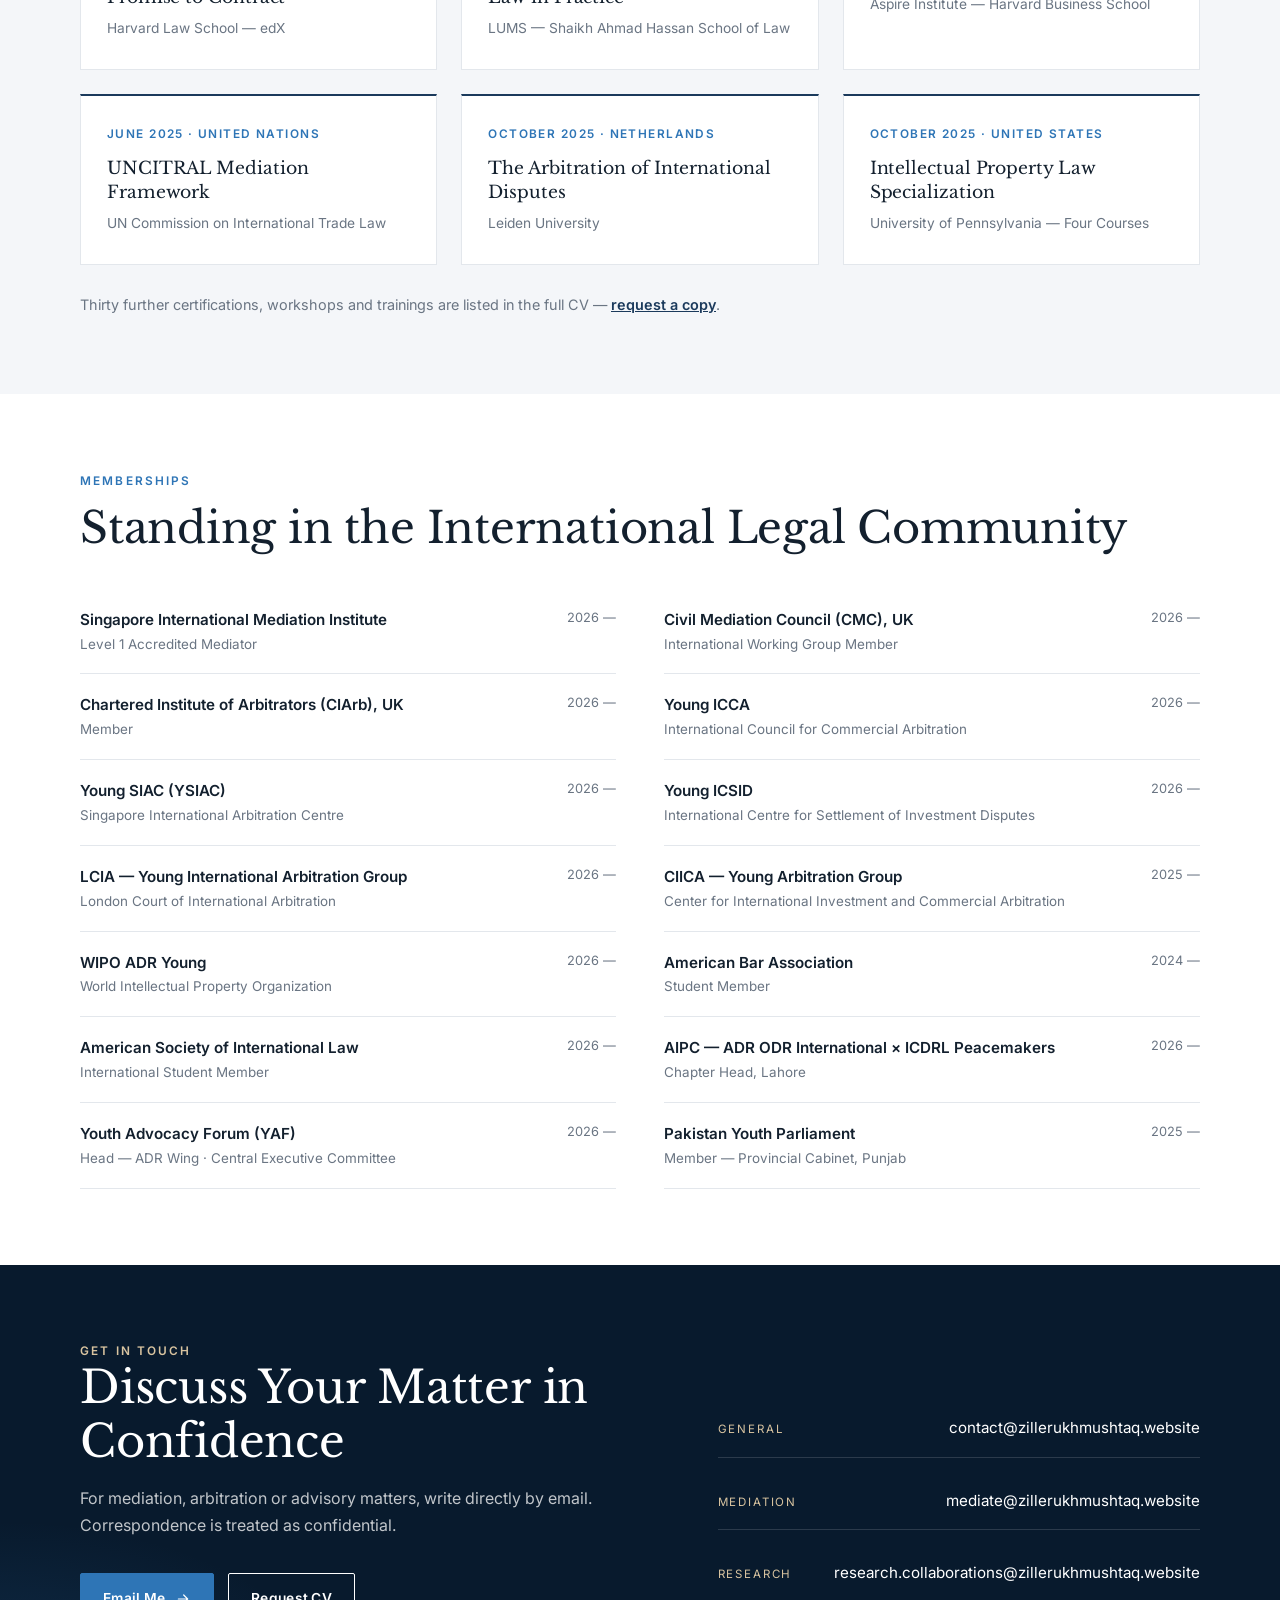
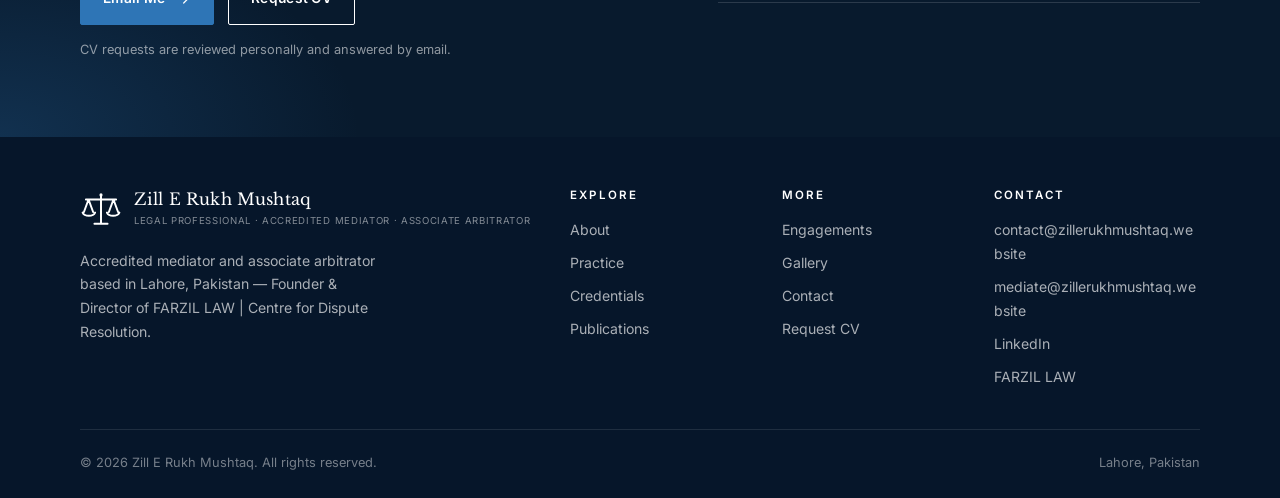
<file: credentials/index.html>
<!DOCTYPE html>
<html lang="en">
<head>
<meta charset="UTF-8">
<meta name="viewport" content="width=device-width, initial-scale=1">
<title>Credentials — Zill E Rukh Mushtaq</title>
<meta name="description" content="Accreditations, international qualifications and memberships of Zill E Rukh Mushtaq.">
<meta name="robots" content="index, follow, max-image-preview:large">
<link rel="canonical" href="https://www.zillerukhmushtaq.website/credentials/">
<meta property="og:type" content="website">
<meta property="og:site_name" content="Zill E Rukh Mushtaq">
<meta property="og:title" content="Credentials — Zill E Rukh Mushtaq">
<meta property="og:description" content="Accreditations, international qualifications and memberships of Zill E Rukh Mushtaq.">
<meta property="og:url" content="https://www.zillerukhmushtaq.website/credentials/">
<meta property="og:image" content="https://www.zillerukhmushtaq.website/assets/images/og-image.jpg">
<meta name="twitter:card" content="summary_large_image">
<meta name="theme-color" content="#0c2340">
<link rel="icon" href="/favicon.ico" sizes="any">
<link rel="icon" type="image/png" sizes="32x32" href="/favicon-32x32.png">
<link rel="apple-touch-icon" href="/apple-touch-icon.png">
<link rel="preconnect" href="https://fonts.googleapis.com">
<link rel="preconnect" href="https://fonts.gstatic.com" crossorigin>
<link href="https://fonts.googleapis.com/css2?family=Inter:wght@400;500;600&family=Libre+Baskerville:ital,wght@0,400;0,700;1,400&display=swap" rel="stylesheet">
<link rel="stylesheet" href="/assets/site.css">
</head>
<body>
<header class="site-header">
  <div class="wrap hdr">
    <a class="brand" href="/" aria-label="Zill E Rukh Mushtaq — home"><svg class="mark" viewBox="0 0 64 64" fill="none" stroke="currentColor" stroke-width="3" stroke-linecap="round" stroke-linejoin="round" aria-hidden="true"><path d="M9 16h46M32 11v41M22 53h20M13 16 6 35M13 16l7 19M51 16l-7 19M51 16l7 19M4 36c3 6.5 16 6.5 19 0M41 36c3 6.5 16 6.5 19 0"/><circle cx="32" cy="9" r="2.4" fill="currentColor" stroke="none"/></svg><span class="brand-txt"><b>Zill E Rukh Mushtaq</b><small>Legal Professional · Accredited Mediator · Associate Arbitrator</small></span></a>
    <nav class="nav" id="nav" aria-label="Main"><a href="/" data-m="1">Home</a><a href="/about/">About</a><a href="/practice/">Practice</a><a href="/credentials/" class="active" aria-current="page">Credentials</a><a href="/publications/">Publications</a><a href="/engagements/">Engagements</a><a href="/gallery/">Gallery</a><a href="/contact/">Contact</a><a class="cv" href="https://docs.google.com/forms/d/e/1FAIpQLSdoeeIFON1o76XCWX1p0hZdsmMvuJ5bt9blDRISQGNH2N7--w/viewform" target="_blank" rel="noopener">Request CV</a></nav>
    <button class="burger" aria-label="Open menu" aria-controls="nav" aria-expanded="false"><svg class="i-open" viewBox="0 0 24 24" fill="none" stroke="currentColor" stroke-width="1.6" stroke-linecap="round"><path d="M4 7h16M4 12h16M4 17h16"/></svg><svg class="i-close" viewBox="0 0 24 24" fill="none" stroke="currentColor" stroke-width="1.6" stroke-linecap="round"><path d="M6 6l12 12M18 6 6 18"/></svg></button>
  </div>
</header>
<main>
<section class="page-head">
  <div class="wrap">
    <div class="crumbs"><a href="/">Home</a> &nbsp;/&nbsp; Credentials</div>
    <h1>Credentials</h1>
    <p>Accredited across three jurisdictions, with memberships in the leading institutions of international dispute resolution.</p>
  </div>
</section>

<section class="sec">
  <div class="wrap">
    <div class="sec-head rv"><div class="eyebrow">Accreditations</div><h2 class="h-sec">Accreditations &amp; Appointments</h2></div>
    <div class="cgrid rv"><div class="ccard"><div class="lg"><img src="/assets/logos/logo-molaw.png" alt="" loading="lazy"></div><b>Gazette Notified Accredited Mediator</b><small>Ministry of Law and Justice, Government of Pakistan</small></div><div class="ccard"><div class="lg"><img src="/assets/logos/logo-simi.png" alt="" loading="lazy"></div><b>Level 1 Accredited Mediator</b><small>Singapore International Mediation Institute</small></div><div class="ccard"><div class="lg"><img src="/assets/logos/logo-imi.png" alt="" loading="lazy"></div><b>Certified Civil &amp; Commercial Mediator</b><small>IMI · CMC UK · SIMI — triple accredited</small></div><div class="ccard"><div class="lg"><img src="/assets/logos/logo-adrodr.png" alt="" loading="lazy"></div><b>Associate Arbitrator</b><small>ADR ODR International Ltd, United Kingdom</small></div><div class="ccard"><div class="lg"><img src="/assets/logos/logo-ciarb.png" alt="" loading="lazy"></div><b>Member</b><small>Chartered Institute of Arbitrators, UK</small></div><div class="ccard"><div class="lg"><img src="/assets/logos/logo-cmc.png" alt="" loading="lazy"></div><b>International Working Group Member</b><small>Civil Mediation Council, UK</small></div><div class="ccard"><div class="lg"><img src="/assets/logos/logo-youngicca.png" alt="" loading="lazy"></div><b>Member</b><small>Young ICCA</small></div><div class="ccard"><div class="lg"><img src="/assets/logos/logo-icsid.png" alt="" loading="lazy"></div><b>Young ICSID Member</b><small>International Centre for Settlement of Investment Disputes</small></div><div class="ccard"><div class="lg"><img src="/assets/logos/logo-lcia.png" alt="" loading="lazy"></div><b>Young International Arbitration Group</b><small>London Court of International Arbitration</small></div><div class="ccard"><div class="lg"><img src="/assets/logos/logo-wipo.png" alt="" loading="lazy"></div><b>Member</b><small>WIPO ADR Young</small></div></div>
  </div>
</section>
<section class="sec mist">
  <div class="wrap">
    <div class="sec-head rv"><div class="eyebrow">Qualifications</div><h2 class="h-sec">International Qualifications</h2></div>
    <div class="qlist rv"><div class="q"><div class="d">June 2026 · Singapore</div><h3>Level 1 Accredited Mediator</h3><div class="o">Singapore International Mediation Institute</div></div><div class="q"><div class="d">May 2026 · United Kingdom</div><h3>Associate Arbitrator — International Commercial Arbitration</h3><div class="o">ADR ODR International Ltd</div></div><div class="q"><div class="d">Oct – Nov 2025 · IMI · CMC UK · SIMI</div><h3>Certified Civil / Commercial Mediator</h3><div class="o">ADR ODR International — Triple Accredited</div></div><div class="q"><div class="d">Oct 2024 – Feb 2025 · Grade 96%</div><h3>Contract Law: From Trust to Promise to Contract</h3><div class="o">Harvard Law School — edX</div></div><div class="q"><div class="d">Dec 2025 – Jan 2026 · Pakistan</div><h3>Chinese Executive Programme: Law in Practice</h3><div class="o">LUMS — Shaikh Ahmad Hassan School of Law</div></div><div class="q"><div class="d">May – Aug 2025</div><h3>Aspire Leaders Programme 2025</h3><div class="o">Aspire Institute — Harvard Business School</div></div><div class="q"><div class="d">June 2025 · United Nations</div><h3>UNCITRAL Mediation Framework</h3><div class="o">UN Commission on International Trade Law</div></div><div class="q"><div class="d">October 2025 · Netherlands</div><h3>The Arbitration of International Disputes</h3><div class="o">Leiden University</div></div><div class="q"><div class="d">October 2025 · United States</div><h3>Intellectual Property Law Specialization</h3><div class="o">University of Pennsylvania — Four Courses</div></div></div>
    <p class="note-line rv">Thirty further certifications, workshops and trainings are listed in the full CV — <a href="https://docs.google.com/forms/d/e/1FAIpQLSdoeeIFON1o76XCWX1p0hZdsmMvuJ5bt9blDRISQGNH2N7--w/viewform" target="_blank" rel="noopener">request a copy</a>.</p>
  </div>
</section>
<section class="sec" id="memberships">
  <div class="wrap">
    <div class="sec-head rv"><div class="eyebrow">Memberships</div><h2 class="h-sec">Standing in the International Legal Community</h2></div>
    <div class="mlist rv"><div><span><b>Singapore International Mediation Institute</b><small>Level 1 Accredited Mediator</small></span><em>2026 —</em></div><div><span><b>Civil Mediation Council (CMC), UK</b><small>International Working Group Member</small></span><em>2026 —</em></div><div><span><b>Chartered Institute of Arbitrators (CIArb), UK</b><small>Member</small></span><em>2026 —</em></div><div><span><b>Young ICCA</b><small>International Council for Commercial Arbitration</small></span><em>2026 —</em></div><div><span><b>Young SIAC (YSIAC)</b><small>Singapore International Arbitration Centre</small></span><em>2026 —</em></div><div><span><b>Young ICSID</b><small>International Centre for Settlement of Investment Disputes</small></span><em>2026 —</em></div><div><span><b>LCIA — Young International Arbitration Group</b><small>London Court of International Arbitration</small></span><em>2026 —</em></div><div><span><b>CIICA — Young Arbitration Group</b><small>Center for International Investment and Commercial Arbitration</small></span><em>2025 —</em></div><div><span><b>WIPO ADR Young</b><small>World Intellectual Property Organization</small></span><em>2026 —</em></div><div><span><b>American Bar Association</b><small>Student Member</small></span><em>2024 —</em></div><div><span><b>American Society of International Law</b><small>International Student Member</small></span><em>2026 —</em></div><div><span><b>AIPC — ADR ODR International × ICDRL Peacemakers</b><small>Chapter Head, Lahore</small></span><em>2026 —</em></div><div><span><b>Youth Advocacy Forum (YAF)</b><small>Head — ADR Wing · Central Executive Committee</small></span><em>2026 —</em></div><div><span><b>Pakistan Youth Parliament</b><small>Member — Provincial Cabinet, Punjab</small></span><em>2025 —</em></div></div>
  </div>
</section>
<section class="cta">
  <div class="wrap cta-grid">
    <div class="rv">
      <div class="eyebrow gold">Get in Touch</div>
      <h2>Discuss Your Matter in Confidence</h2>
      <p>For mediation, arbitration or advisory matters, write directly by email. Correspondence is treated as confidential.</p>
      <div class="hero-actions"><a class="btn btn-solid" href="mailto:contact@zillerukhmushtaq.website">Email Me <svg viewBox="0 0 24 24" fill="none" stroke="currentColor" stroke-width="1.8" stroke-linecap="round" stroke-linejoin="round" aria-hidden="true"><path d="M5 12h14M13 6l6 6-6 6"/></svg></a><a class="btn btn-light" href="https://docs.google.com/forms/d/e/1FAIpQLSdoeeIFON1o76XCWX1p0hZdsmMvuJ5bt9blDRISQGNH2N7--w/viewform" target="_blank" rel="noopener">Request CV</a></div>
      <p class="note">CV requests are reviewed personally and answered by email.</p>
    </div>
    <div class="cta-lines rv">
      <a href="mailto:contact@zillerukhmushtaq.website"><span>General</span>contact@zillerukhmushtaq.website</a>
      <a href="mailto:mediate@zillerukhmushtaq.website"><span>Mediation</span>mediate@zillerukhmushtaq.website</a>
      <a href="mailto:research.collaborations@zillerukhmushtaq.website"><span>Research</span>research.collaborations@zillerukhmushtaq.website</a>
    </div>
  </div>
</section>
</main>
<footer class="site-footer">
  <div class="wrap">
    <div class="fgrid">
      <div><a class="brand" href="/" aria-label="Zill E Rukh Mushtaq — home"><svg class="mark" viewBox="0 0 64 64" fill="none" stroke="currentColor" stroke-width="3" stroke-linecap="round" stroke-linejoin="round" aria-hidden="true"><path d="M9 16h46M32 11v41M22 53h20M13 16 6 35M13 16l7 19M51 16l-7 19M51 16l7 19M4 36c3 6.5 16 6.5 19 0M41 36c3 6.5 16 6.5 19 0"/><circle cx="32" cy="9" r="2.4" fill="currentColor" stroke="none"/></svg><span class="brand-txt"><b>Zill E Rukh Mushtaq</b><small>Legal Professional · Accredited Mediator · Associate Arbitrator</small></span></a><p>Accredited mediator and associate arbitrator based in Lahore, Pakistan — Founder &amp; Director of FARZIL LAW | Centre for Dispute Resolution.</p></div>
      <div><h4>Explore</h4><ul><li><a href="/about/">About</a></li><li><a href="/practice/">Practice</a></li><li><a href="/credentials/">Credentials</a></li><li><a href="/publications/">Publications</a></li></ul></div>
      <div><h4>More</h4><ul><li><a href="/engagements/">Engagements</a></li><li><a href="/gallery/">Gallery</a></li><li><a href="/contact/">Contact</a></li><li><a href="https://docs.google.com/forms/d/e/1FAIpQLSdoeeIFON1o76XCWX1p0hZdsmMvuJ5bt9blDRISQGNH2N7--w/viewform" target="_blank" rel="noopener">Request CV</a></li></ul></div>
      <div><h4>Contact</h4><ul>
        <li><a href="mailto:contact@zillerukhmushtaq.website">contact@zillerukhmushtaq.website</a></li>
        <li><a href="mailto:mediate@zillerukhmushtaq.website">mediate@zillerukhmushtaq.website</a></li>
        <li><a href="https://www.linkedin.com/in/zill-e-027b14214" target="_blank" rel="noopener">LinkedIn</a></li>
        <li><a href="https://farzillaw.com" target="_blank" rel="noopener">FARZIL LAW</a></li>
      </ul></div>
    </div>
    <div class="fbase"><span>© 2026 Zill E Rukh Mushtaq. All rights reserved.</span><span>Lahore, Pakistan</span></div>
  </div>
</footer>
<script src="/assets/site.js" defer></script>
</body>
</html>
</file>
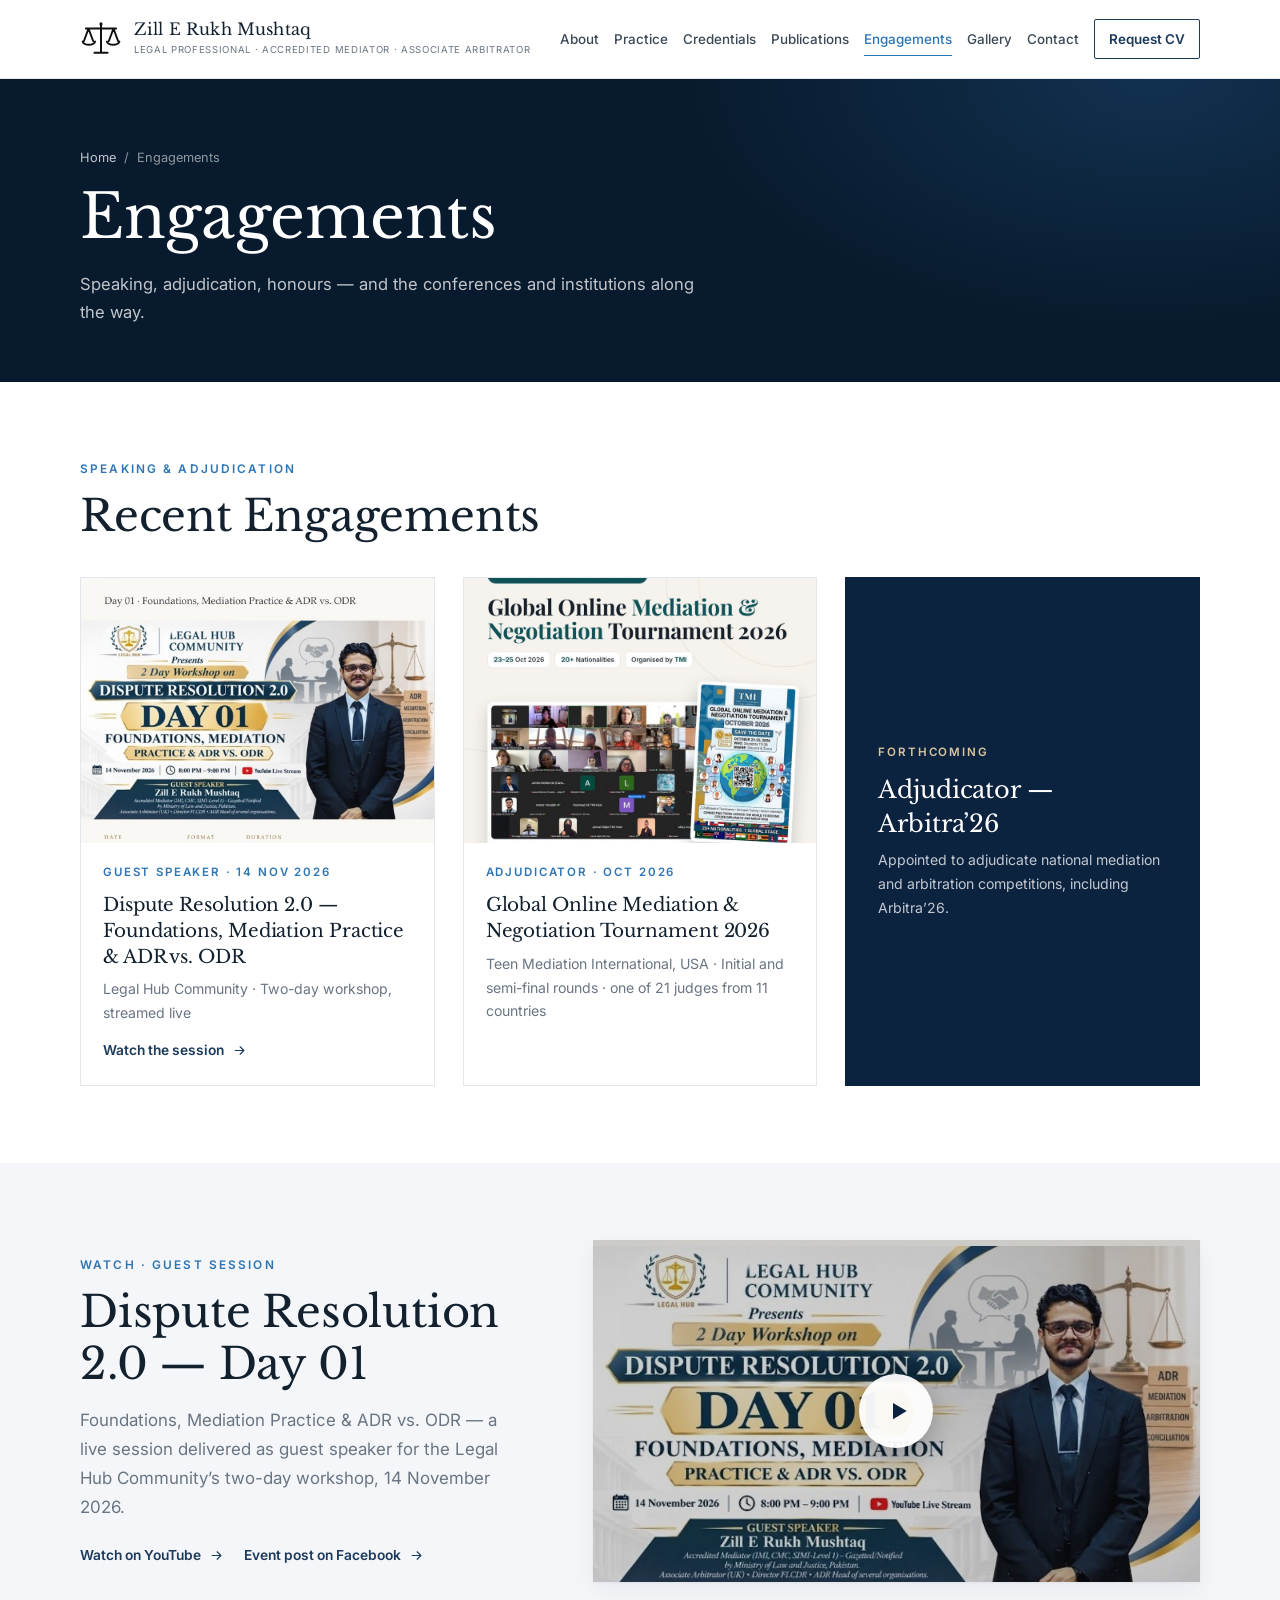
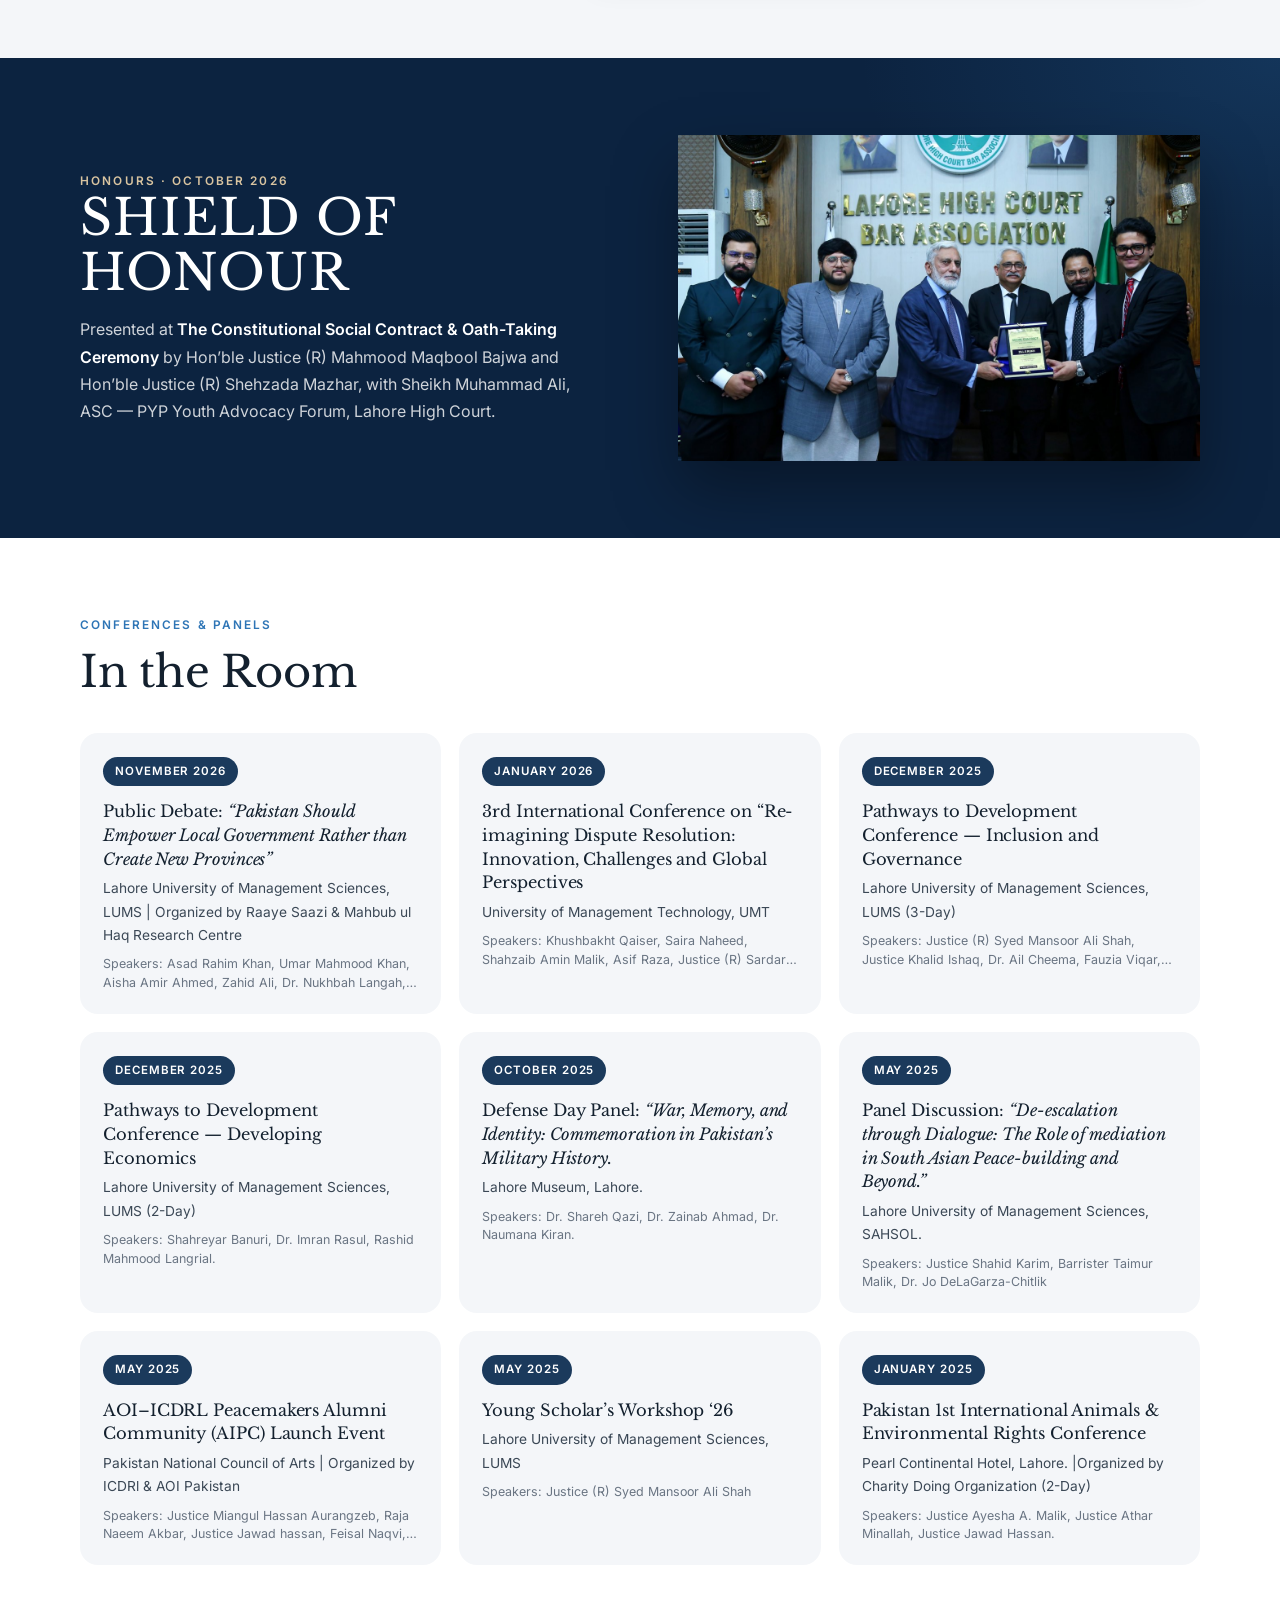
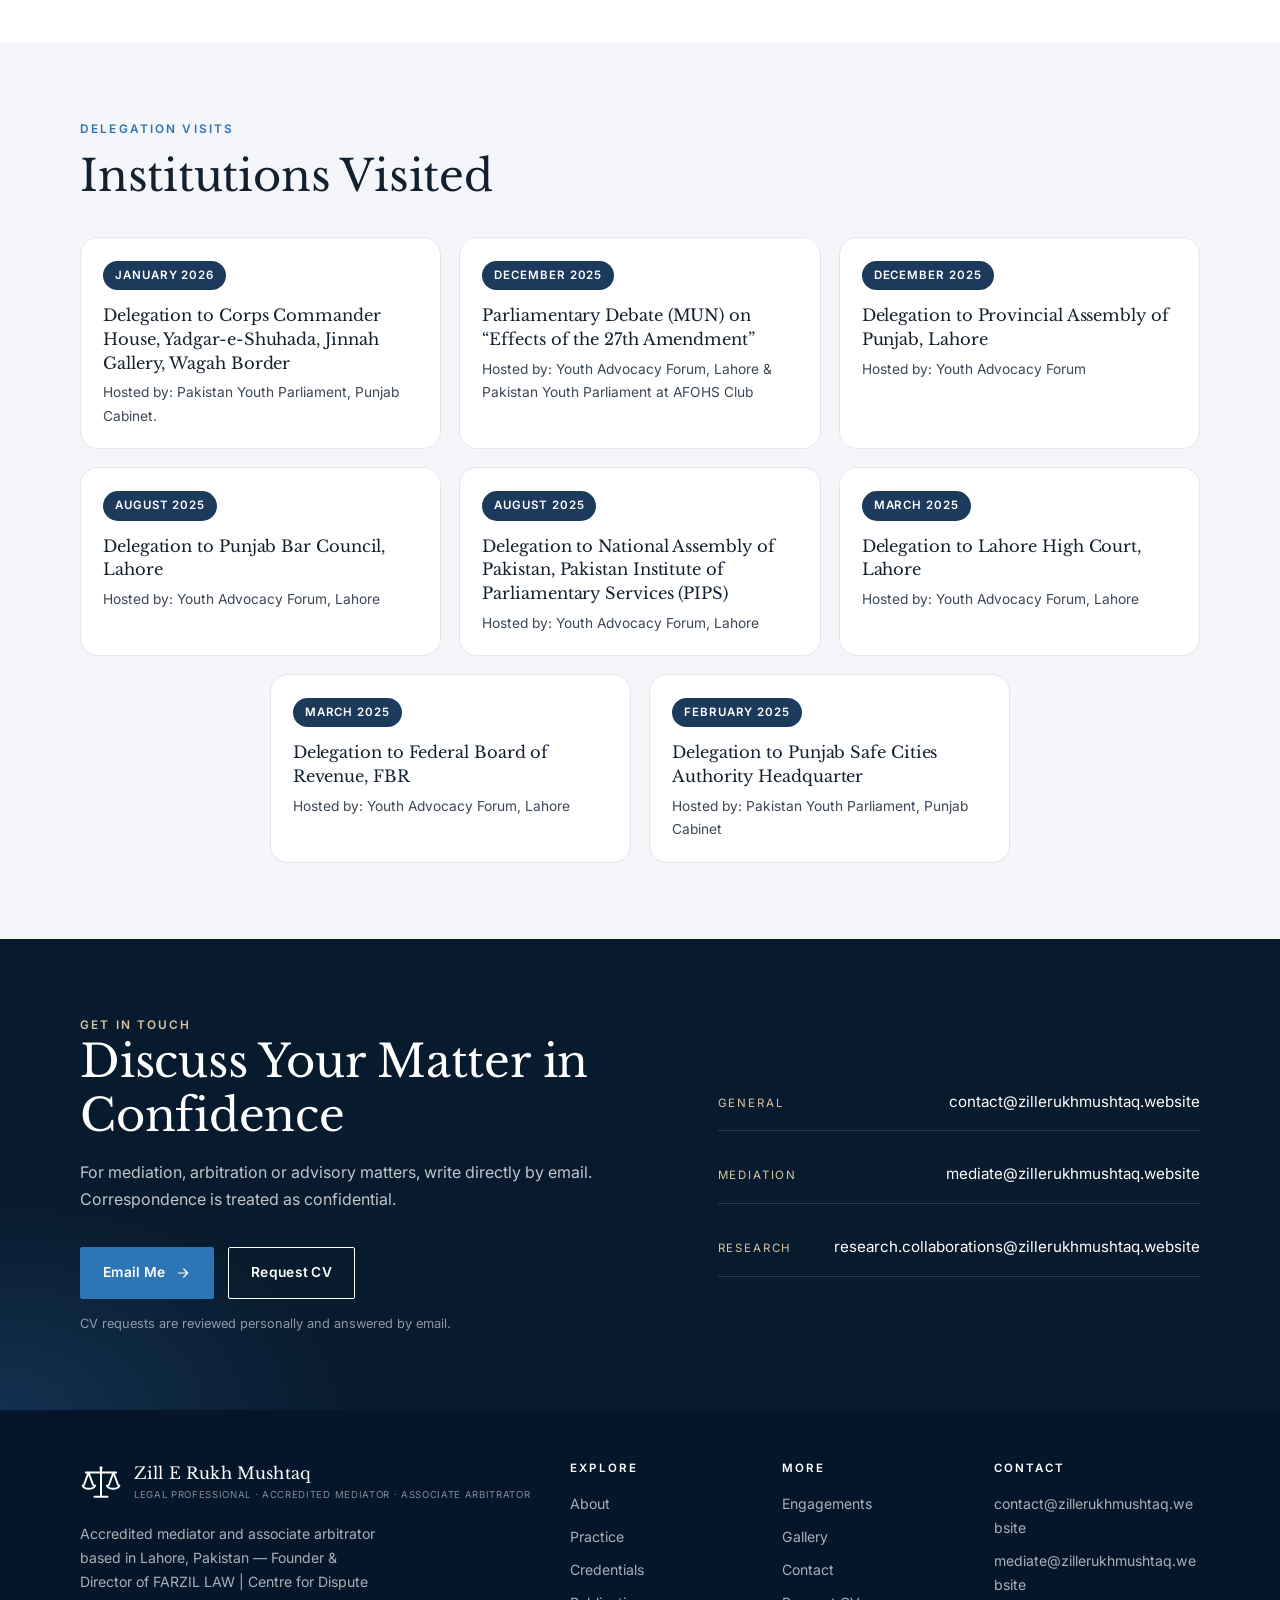
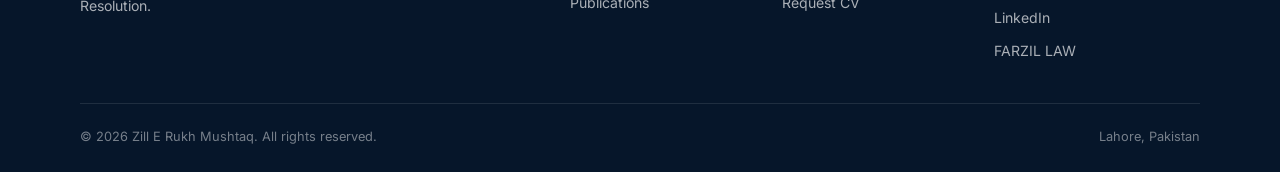
<file: engagements/index.html>
<!DOCTYPE html>
<html lang="en">
<head>
<meta charset="UTF-8">
<meta name="viewport" content="width=device-width, initial-scale=1">
<title>Engagements — Zill E Rukh Mushtaq</title>
<meta name="description" content="Speaking, adjudication, honours, conferences and delegations of Zill E Rukh Mushtaq.">
<meta name="robots" content="index, follow, max-image-preview:large">
<link rel="canonical" href="https://www.zillerukhmushtaq.website/engagements/">
<meta property="og:type" content="website">
<meta property="og:site_name" content="Zill E Rukh Mushtaq">
<meta property="og:title" content="Engagements — Zill E Rukh Mushtaq">
<meta property="og:description" content="Speaking, adjudication, honours, conferences and delegations of Zill E Rukh Mushtaq.">
<meta property="og:url" content="https://www.zillerukhmushtaq.website/engagements/">
<meta property="og:image" content="https://www.zillerukhmushtaq.website/assets/images/og-image.jpg">
<meta name="twitter:card" content="summary_large_image">
<meta name="theme-color" content="#0c2340">
<link rel="icon" href="/favicon.ico" sizes="any">
<link rel="icon" type="image/png" sizes="32x32" href="/favicon-32x32.png">
<link rel="apple-touch-icon" href="/apple-touch-icon.png">
<link rel="preconnect" href="https://fonts.googleapis.com">
<link rel="preconnect" href="https://fonts.gstatic.com" crossorigin>
<link href="https://fonts.googleapis.com/css2?family=Inter:wght@400;500;600&family=Libre+Baskerville:ital,wght@0,400;0,700;1,400&display=swap" rel="stylesheet">
<link rel="stylesheet" href="/assets/site.css">
</head>
<body>
<header class="site-header">
  <div class="wrap hdr">
    <a class="brand" href="/" aria-label="Zill E Rukh Mushtaq — home"><svg class="mark" viewBox="0 0 64 64" fill="none" stroke="currentColor" stroke-width="3" stroke-linecap="round" stroke-linejoin="round" aria-hidden="true"><path d="M9 16h46M32 11v41M22 53h20M13 16 6 35M13 16l7 19M51 16l-7 19M51 16l7 19M4 36c3 6.5 16 6.5 19 0M41 36c3 6.5 16 6.5 19 0"/><circle cx="32" cy="9" r="2.4" fill="currentColor" stroke="none"/></svg><span class="brand-txt"><b>Zill E Rukh Mushtaq</b><small>Legal Professional · Accredited Mediator · Associate Arbitrator</small></span></a>
    <nav class="nav" id="nav" aria-label="Main"><a href="/" data-m="1">Home</a><a href="/about/">About</a><a href="/practice/">Practice</a><a href="/credentials/">Credentials</a><a href="/publications/">Publications</a><a href="/engagements/" class="active" aria-current="page">Engagements</a><a href="/gallery/">Gallery</a><a href="/contact/">Contact</a><a class="cv" href="https://docs.google.com/forms/d/e/1FAIpQLSdoeeIFON1o76XCWX1p0hZdsmMvuJ5bt9blDRISQGNH2N7--w/viewform" target="_blank" rel="noopener">Request CV</a></nav>
    <button class="burger" aria-label="Open menu" aria-controls="nav" aria-expanded="false"><svg class="i-open" viewBox="0 0 24 24" fill="none" stroke="currentColor" stroke-width="1.6" stroke-linecap="round"><path d="M4 7h16M4 12h16M4 17h16"/></svg><svg class="i-close" viewBox="0 0 24 24" fill="none" stroke="currentColor" stroke-width="1.6" stroke-linecap="round"><path d="M6 6l12 12M18 6 6 18"/></svg></button>
  </div>
</header>
<main>
<section class="page-head">
  <div class="wrap">
    <div class="crumbs"><a href="/">Home</a> &nbsp;/&nbsp; Engagements</div>
    <h1>Engagements</h1>
    <p>Speaking, adjudication, honours — and the conferences and institutions along the way.</p>
  </div>
</section>

<section class="sec">
  <div class="wrap">
    <div class="sec-head rv"><div class="eyebrow">Speaking &amp; Adjudication</div><h2 class="h-sec">Recent Engagements</h2></div>
    <div class="egrid">
      <article class="ecard rv"><div class="im"><img src="/gallery/g50-legal-hub-guest-speaker.jpg" alt="Guest speaker, Dispute Resolution 2.0" loading="lazy" style="object-position:center 60%"></div><div class="tx"><div class="k">Guest Speaker · 14 Nov 2026</div><h3>Dispute Resolution 2.0 — Foundations, Mediation Practice &amp; ADR vs. ODR</h3><p>Legal Hub Community · Two-day workshop, streamed live</p><a class="link-arrow watch" href="#watch">Watch the session <svg viewBox="0 0 24 24" fill="none" stroke="currentColor" stroke-width="1.8" stroke-linecap="round" stroke-linejoin="round" aria-hidden="true"><path d="M5 12h14M13 6l6 6-6 6"/></svg></a></div></article>
      <article class="ecard rv"><div class="im"><img src="/gallery/g47-tmi-judge.jpg" alt="Adjudicator, TMI tournament" loading="lazy" style="object-position:center 20%"></div><div class="tx"><div class="k">Adjudicator · Oct 2026</div><h3>Global Online Mediation &amp; Negotiation Tournament 2026</h3><p>Teen Mediation International, USA · Initial and semi-final rounds · one of 21 judges from 11 countries</p></div></article>
      <article class="ecard navy rv"><div class="k">Forthcoming</div><h3>Adjudicator — Arbitra&rsquo;26</h3><p>Appointed to adjudicate national mediation and arbitration competitions, including Arbitra&rsquo;26.</p></article>
    </div>
  </div>
</section>
<section class="sec mist" id="watch">
  <div class="wrap watch-grid">
    <div class="rv">
      <div class="eyebrow">Watch · Guest Session</div>
      <h2 class="h-sec">Dispute Resolution 2.0 — Day 01</h2>
      <p class="lede">Foundations, Mediation Practice &amp; ADR vs. ODR — a live session delivered as guest speaker for the Legal Hub Community&rsquo;s two-day workshop, 14 November 2026.</p>
      <div class="plinks" style="border:0;padding:0;margin-top:22px"><a class="link-arrow" href="https://www.youtube.com/live/ykE9vyPUn8Q" target="_blank" rel="noopener">Watch on YouTube <svg viewBox="0 0 24 24" fill="none" stroke="currentColor" stroke-width="1.8" stroke-linecap="round" stroke-linejoin="round" aria-hidden="true"><path d="M5 12h14M13 6l6 6-6 6"/></svg></a><a class="link-arrow" href="https://www.facebook.com/share/p/1FTAb5M2qE/" target="_blank" rel="noopener">Event post on Facebook <svg viewBox="0 0 24 24" fill="none" stroke="currentColor" stroke-width="1.8" stroke-linecap="round" stroke-linejoin="round" aria-hidden="true"><path d="M5 12h14M13 6l6 6-6 6"/></svg></a></div>
    </div>
    <div class="video rv" data-yt="ykE9vyPUn8Q"><button type="button" aria-label="Play the session video"><img src="/gallery/g50-legal-hub-guest-speaker.jpg" alt="Dispute Resolution 2.0 — guest session by Zill E Rukh Mushtaq" loading="lazy"><span class="play" aria-hidden="true"><svg viewBox="0 0 24 24"><path d="M8 5.5v13l11-6.5z" fill="currentColor"/></svg></span></button></div>
  </div>
</section>
<section class="statement">
  <div class="wrap st-grid">
    <div class="rv">
      <div class="eyebrow gold">Honours · October 2026</div>
      <h2>Shield of Honour</h2>
      <p>Presented at <strong>The Constitutional Social Contract &amp; Oath-Taking Ceremony</strong> by Hon&rsquo;ble Justice (R) Mahmood Maqbool Bajwa and Hon&rsquo;ble Justice (R) Shehzada Mazhar, with Sheikh Muhammad Ali, ASC — PYP Youth Advocacy Forum, Lahore High Court.</p>
    </div>
    <figure class="st-photo rv"><img src="/gallery/g46-lhc-shield-ceremony.jpg" alt="Receiving the Shield of Honour" loading="lazy"></figure>
  </div>
</section>
<section class="sec">
  <div class="wrap">
    <div class="sec-head rv"><div class="eyebrow">Conferences &amp; Panels</div><h2 class="h-sec">In the Room</h2></div>
    <div class="caps"><article class="cap rv"><span class="cap-date">November 2026</span><h4>Public Debate: <i>“Pakistan Should Empower Local Government Rather than Create New Provinces”</i></h4><p>Lahore University of Management Sciences, LUMS | Organized by Raaye Saazi &amp; Mahbub ul Haq Research Centre</p><small>Speakers: Asad Rahim Khan, Umar Mahmood Khan, Aisha Amir Ahmed, Zahid Ali, Dr. Nukhbah Langah, Taimur Malik.</small></article><article class="cap rv"><span class="cap-date">January 2026</span><h4>3rd International Conference on “Re-imagining Dispute Resolution: Innovation, Challenges and Global Perspectives</h4><p>University of Management Technology, UMT</p><small>Speakers: Khushbakht Qaiser, Saira Naheed, Shahzaib Amin Malik, Asif Raza, Justice (R) Sardar Ahmed Naeem, Justice (R) Hasnat Ahmad Khan, Major (R) Muhammad Irfan, Syed Akbar Hussain, Mehak Zaraq Bari, Muhammad Jarrar Azim khan, Zeeshan Ahmad Malik.</small></article><article class="cap rv"><span class="cap-date">December 2025</span><h4>Pathways to Development Conference — Inclusion and Governance</h4><p>Lahore University of Management Sciences, LUMS (3-Day)</p><small>Speakers: Justice (R) Syed Mansoor Ali Shah, Justice Khalid Ishaq, Dr. Ail Cheema, Fauzia Viqar, Ikram ul Haq.</small></article><article class="cap rv"><span class="cap-date">December 2025</span><h4>Pathways to Development Conference — Developing Economics</h4><p>Lahore University of Management Sciences, LUMS (2-Day)</p><small>Speakers: Shahreyar Banuri, Dr. Imran Rasul, Rashid Mahmood Langrial.</small></article><article class="cap rv"><span class="cap-date">October 2025</span><h4>Defense Day Panel: <i>“War, Memory, and Identity: Commemoration in Pakistan’s Military History.</i></h4><p>Lahore Museum, Lahore.</p><small>Speakers: Dr. Shareh Qazi, Dr. Zainab Ahmad, Dr. Naumana Kiran.</small></article><article class="cap rv"><span class="cap-date">May 2025</span><h4>Panel Discussion: <i>“De-escalation through Dialogue: The Role of mediation in South Asian Peace-building and Beyond.”</i></h4><p>Lahore University of Management Sciences, SAHSOL.</p><small>Speakers: Justice Shahid Karim, Barrister Taimur Malik, Dr. Jo DeLaGarza-Chitlik</small></article><article class="cap rv"><span class="cap-date">May 2025</span><h4>AOI–ICDRL Peacemakers Alumni Community (AIPC) Launch Event</h4><p>Pakistan National Council of Arts | Organized by ICDRl &amp; AOI Pakistan</p><small>Speakers: Justice Miangul Hassan Aurangzeb, Raja Naeem Akbar, Justice Jawad hassan, Feisal Naqvi, Sarah Tarar, Talha Ilyaas, Rahim Shamji</small></article><article class="cap rv"><span class="cap-date">May 2025</span><h4>Young Scholar’s Workshop ‘26</h4><p>Lahore University of Management Sciences, LUMS</p><small>Speakers: Justice (R) Syed Mansoor Ali Shah</small></article><article class="cap rv"><span class="cap-date">January 2025</span><h4>Pakistan 1st International Animals &amp; Environmental Rights Conference</h4><p>Pearl Continental Hotel, Lahore. |Organized by Charity Doing Organization (2-Day)</p><small>Speakers: Justice Ayesha A. Malik, Justice Athar Minallah, Justice Jawad Hassan.</small></article></div>
  </div>
</section>
<section class="sec mist">
  <div class="wrap">
    <div class="sec-head rv"><div class="eyebrow">Delegation Visits</div><h2 class="h-sec">Institutions Visited</h2></div>
    <div class="caps"><article class="cap rv"><span class="cap-date">January 2026</span><h4>Delegation to Corps Commander House, Yadgar-e-Shuhada, Jinnah Gallery, Wagah Border</h4><p>Hosted by: Pakistan Youth Parliament, Punjab Cabinet.</p></article><article class="cap rv"><span class="cap-date">December 2025</span><h4>Parliamentary Debate (MUN) on “Effects of the 27th Amendment”</h4><p>Hosted by: Youth Advocacy Forum, Lahore &amp; Pakistan Youth Parliament at AFOHS Club</p></article><article class="cap rv"><span class="cap-date">December 2025</span><h4>Delegation to Provincial Assembly of Punjab, Lahore</h4><p>Hosted by: Youth Advocacy Forum</p></article><article class="cap rv"><span class="cap-date">August 2025</span><h4>Delegation to Punjab Bar Council, Lahore</h4><p>Hosted by: Youth Advocacy Forum, Lahore</p></article><article class="cap rv"><span class="cap-date">August 2025</span><h4>Delegation to National Assembly of Pakistan, Pakistan Institute of Parliamentary Services (PIPS)</h4><p>Hosted by: Youth Advocacy Forum, Lahore</p></article><article class="cap rv"><span class="cap-date">March 2025</span><h4>Delegation to Lahore High Court, Lahore</h4><p>Hosted by: Youth Advocacy Forum, Lahore</p></article><article class="cap rv"><span class="cap-date">March 2025</span><h4>Delegation to Federal Board of Revenue, FBR</h4><p>Hosted by: Youth Advocacy Forum, Lahore</p></article><article class="cap rv"><span class="cap-date">February 2025</span><h4>Delegation to Punjab Safe Cities Authority Headquarter</h4><p>Hosted by: Pakistan Youth Parliament, Punjab Cabinet</p></article></div>
  </div>
</section>
<section class="cta">
  <div class="wrap cta-grid">
    <div class="rv">
      <div class="eyebrow gold">Get in Touch</div>
      <h2>Discuss Your Matter in Confidence</h2>
      <p>For mediation, arbitration or advisory matters, write directly by email. Correspondence is treated as confidential.</p>
      <div class="hero-actions"><a class="btn btn-solid" href="mailto:contact@zillerukhmushtaq.website">Email Me <svg viewBox="0 0 24 24" fill="none" stroke="currentColor" stroke-width="1.8" stroke-linecap="round" stroke-linejoin="round" aria-hidden="true"><path d="M5 12h14M13 6l6 6-6 6"/></svg></a><a class="btn btn-light" href="https://docs.google.com/forms/d/e/1FAIpQLSdoeeIFON1o76XCWX1p0hZdsmMvuJ5bt9blDRISQGNH2N7--w/viewform" target="_blank" rel="noopener">Request CV</a></div>
      <p class="note">CV requests are reviewed personally and answered by email.</p>
    </div>
    <div class="cta-lines rv">
      <a href="mailto:contact@zillerukhmushtaq.website"><span>General</span>contact@zillerukhmushtaq.website</a>
      <a href="mailto:mediate@zillerukhmushtaq.website"><span>Mediation</span>mediate@zillerukhmushtaq.website</a>
      <a href="mailto:research.collaborations@zillerukhmushtaq.website"><span>Research</span>research.collaborations@zillerukhmushtaq.website</a>
    </div>
  </div>
</section>
</main>
<footer class="site-footer">
  <div class="wrap">
    <div class="fgrid">
      <div><a class="brand" href="/" aria-label="Zill E Rukh Mushtaq — home"><svg class="mark" viewBox="0 0 64 64" fill="none" stroke="currentColor" stroke-width="3" stroke-linecap="round" stroke-linejoin="round" aria-hidden="true"><path d="M9 16h46M32 11v41M22 53h20M13 16 6 35M13 16l7 19M51 16l-7 19M51 16l7 19M4 36c3 6.5 16 6.5 19 0M41 36c3 6.5 16 6.5 19 0"/><circle cx="32" cy="9" r="2.4" fill="currentColor" stroke="none"/></svg><span class="brand-txt"><b>Zill E Rukh Mushtaq</b><small>Legal Professional · Accredited Mediator · Associate Arbitrator</small></span></a><p>Accredited mediator and associate arbitrator based in Lahore, Pakistan — Founder &amp; Director of FARZIL LAW | Centre for Dispute Resolution.</p></div>
      <div><h4>Explore</h4><ul><li><a href="/about/">About</a></li><li><a href="/practice/">Practice</a></li><li><a href="/credentials/">Credentials</a></li><li><a href="/publications/">Publications</a></li></ul></div>
      <div><h4>More</h4><ul><li><a href="/engagements/">Engagements</a></li><li><a href="/gallery/">Gallery</a></li><li><a href="/contact/">Contact</a></li><li><a href="https://docs.google.com/forms/d/e/1FAIpQLSdoeeIFON1o76XCWX1p0hZdsmMvuJ5bt9blDRISQGNH2N7--w/viewform" target="_blank" rel="noopener">Request CV</a></li></ul></div>
      <div><h4>Contact</h4><ul>
        <li><a href="mailto:contact@zillerukhmushtaq.website">contact@zillerukhmushtaq.website</a></li>
        <li><a href="mailto:mediate@zillerukhmushtaq.website">mediate@zillerukhmushtaq.website</a></li>
        <li><a href="https://www.linkedin.com/in/zill-e-027b14214" target="_blank" rel="noopener">LinkedIn</a></li>
        <li><a href="https://farzillaw.com" target="_blank" rel="noopener">FARZIL LAW</a></li>
      </ul></div>
    </div>
    <div class="fbase"><span>© 2026 Zill E Rukh Mushtaq. All rights reserved.</span><span>Lahore, Pakistan</span></div>
  </div>
</footer>
<script src="/assets/site.js" defer></script>
</body>
</html>
</file>
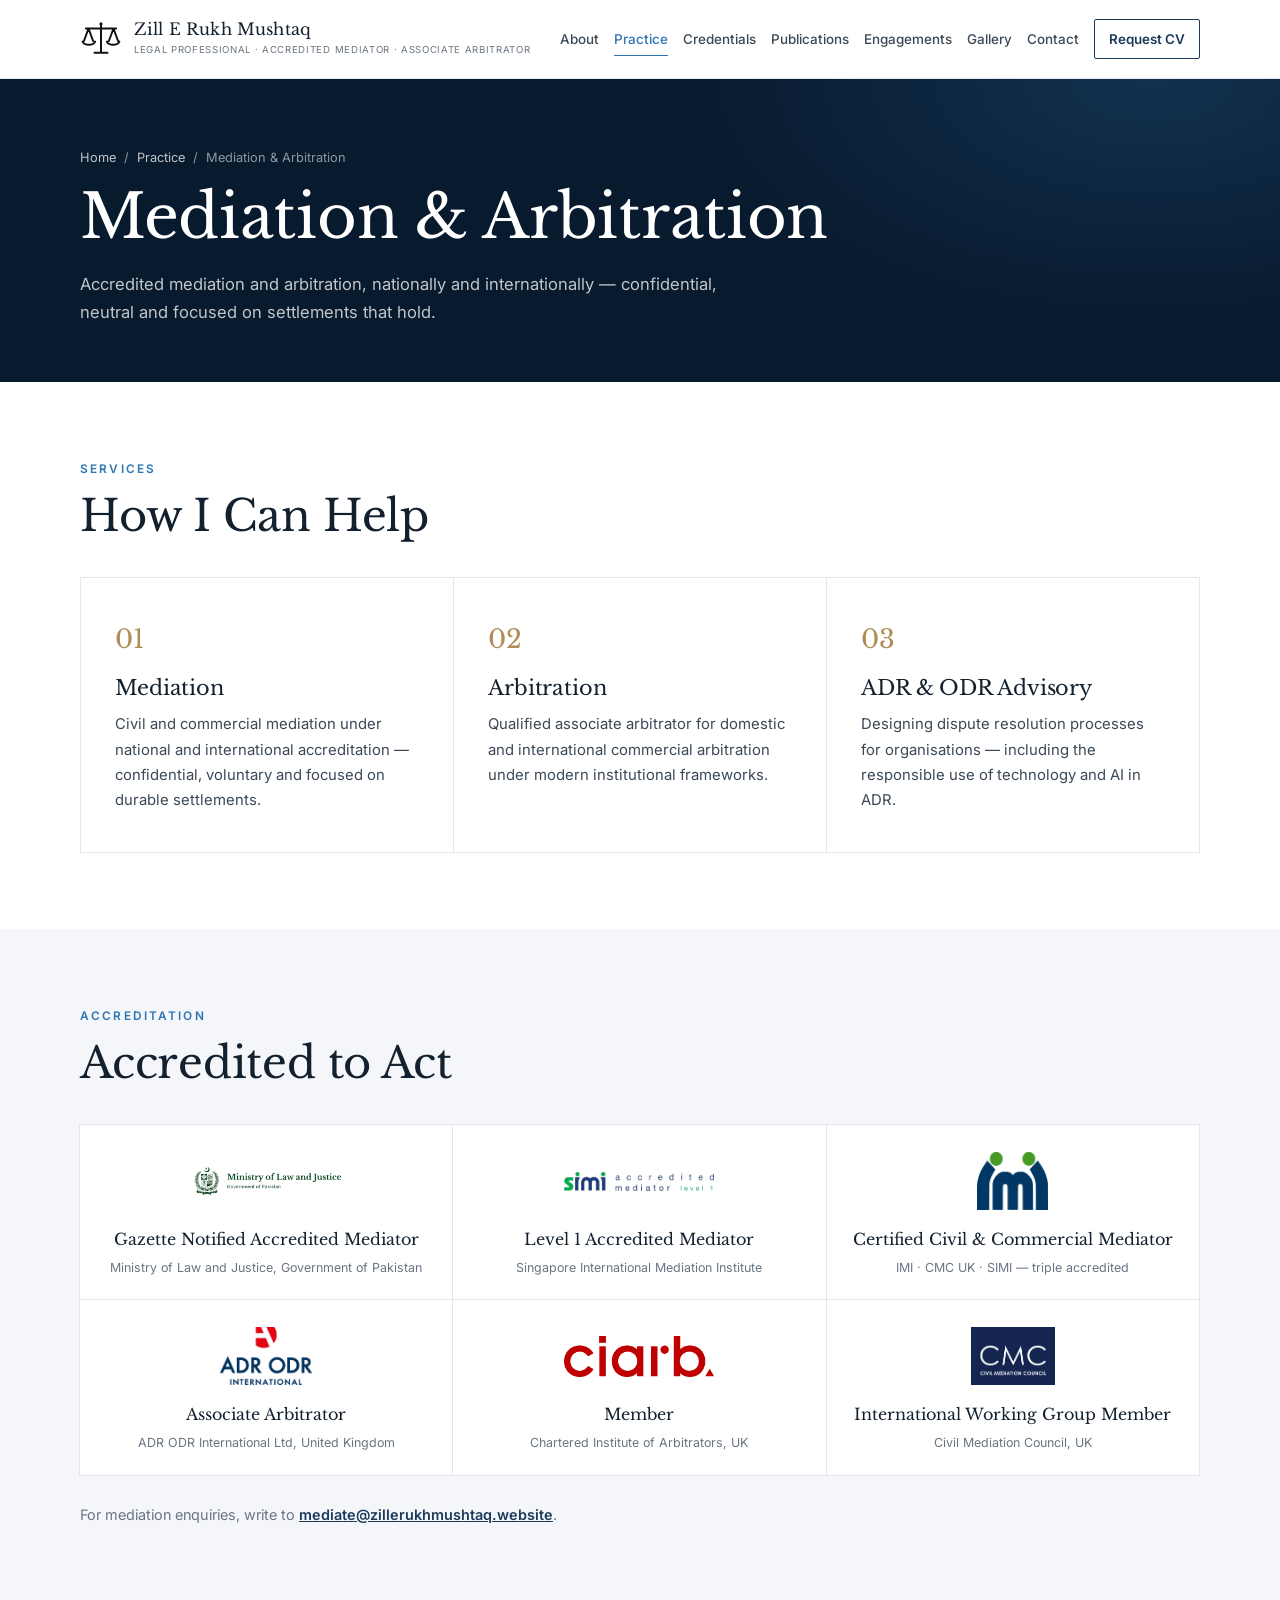
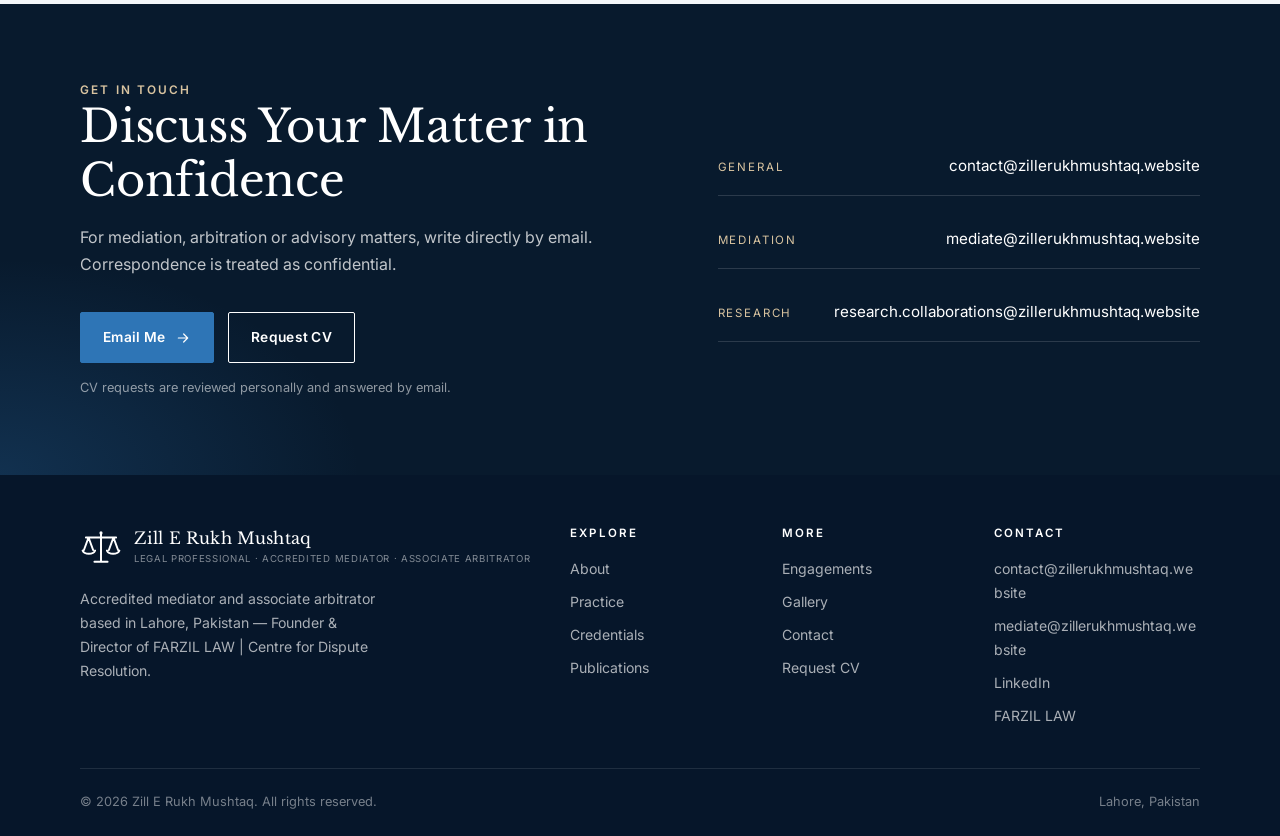
<file: mediation/index.html>
<!DOCTYPE html>
<html lang="en">
<head>
<meta charset="UTF-8">
<meta name="viewport" content="width=device-width, initial-scale=1">
<title>Mediation & Arbitration — Zill E Rukh Mushtaq</title>
<meta name="description" content="Accredited mediation and arbitration by Zill E Rukh Mushtaq, Gazette Notified Accredited Mediator and Associate Arbitrator.">
<meta name="robots" content="index, follow, max-image-preview:large">
<link rel="canonical" href="https://www.zillerukhmushtaq.website/mediation/">
<meta property="og:type" content="website">
<meta property="og:site_name" content="Zill E Rukh Mushtaq">
<meta property="og:title" content="Mediation & Arbitration — Zill E Rukh Mushtaq">
<meta property="og:description" content="Accredited mediation and arbitration by Zill E Rukh Mushtaq, Gazette Notified Accredited Mediator and Associate Arbitrator.">
<meta property="og:url" content="https://www.zillerukhmushtaq.website/mediation/">
<meta property="og:image" content="https://www.zillerukhmushtaq.website/assets/images/og-image.jpg">
<meta name="twitter:card" content="summary_large_image">
<meta name="theme-color" content="#0c2340">
<link rel="icon" href="/favicon.ico" sizes="any">
<link rel="icon" type="image/png" sizes="32x32" href="/favicon-32x32.png">
<link rel="apple-touch-icon" href="/apple-touch-icon.png">
<link rel="preconnect" href="https://fonts.googleapis.com">
<link rel="preconnect" href="https://fonts.gstatic.com" crossorigin>
<link href="https://fonts.googleapis.com/css2?family=Inter:wght@400;500;600&family=Libre+Baskerville:ital,wght@0,400;0,700;1,400&display=swap" rel="stylesheet">
<link rel="stylesheet" href="/assets/site.css">
</head>
<body>
<header class="site-header">
  <div class="wrap hdr">
    <a class="brand" href="/" aria-label="Zill E Rukh Mushtaq — home"><svg class="mark" viewBox="0 0 64 64" fill="none" stroke="currentColor" stroke-width="3" stroke-linecap="round" stroke-linejoin="round" aria-hidden="true"><path d="M9 16h46M32 11v41M22 53h20M13 16 6 35M13 16l7 19M51 16l-7 19M51 16l7 19M4 36c3 6.5 16 6.5 19 0M41 36c3 6.5 16 6.5 19 0"/><circle cx="32" cy="9" r="2.4" fill="currentColor" stroke="none"/></svg><span class="brand-txt"><b>Zill E Rukh Mushtaq</b><small>Legal Professional · Accredited Mediator · Associate Arbitrator</small></span></a>
    <nav class="nav" id="nav" aria-label="Main"><a href="/" data-m="1">Home</a><a href="/about/">About</a><a href="/practice/" class="active" aria-current="page">Practice</a><a href="/credentials/">Credentials</a><a href="/publications/">Publications</a><a href="/engagements/">Engagements</a><a href="/gallery/">Gallery</a><a href="/contact/">Contact</a><a class="cv" href="https://docs.google.com/forms/d/e/1FAIpQLSdoeeIFON1o76XCWX1p0hZdsmMvuJ5bt9blDRISQGNH2N7--w/viewform" target="_blank" rel="noopener">Request CV</a></nav>
    <button class="burger" aria-label="Open menu" aria-controls="nav" aria-expanded="false"><svg class="i-open" viewBox="0 0 24 24" fill="none" stroke="currentColor" stroke-width="1.6" stroke-linecap="round"><path d="M4 7h16M4 12h16M4 17h16"/></svg><svg class="i-close" viewBox="0 0 24 24" fill="none" stroke="currentColor" stroke-width="1.6" stroke-linecap="round"><path d="M6 6l12 12M18 6 6 18"/></svg></button>
  </div>
</header>
<main>
<section class="page-head">
  <div class="wrap">
    <div class="crumbs"><a href="/">Home</a> &nbsp;/&nbsp; <a href="/practice/">Practice</a> &nbsp;/&nbsp; Mediation &amp; Arbitration</div>
    <h1>Mediation &amp; Arbitration</h1>
    <p>Accredited mediation and arbitration, nationally and internationally — confidential, neutral and focused on settlements that hold.</p>
  </div>
</section>

<section class="sec">
  <div class="wrap">
    <div class="sec-head rv"><div class="eyebrow">Services</div><h2 class="h-sec">How I Can Help</h2></div>
    <div class="prgrid rv"><article class="prcard"><div class="n">01</div><h3>Mediation</h3><p>Civil and commercial mediation under national and international accreditation — confidential, voluntary and focused on durable settlements.</p></article><article class="prcard"><div class="n">02</div><h3>Arbitration</h3><p>Qualified associate arbitrator for domestic and international commercial arbitration under modern institutional frameworks.</p></article><article class="prcard"><div class="n">03</div><h3>ADR &amp; ODR Advisory</h3><p>Designing dispute resolution processes for organisations — including the responsible use of technology and AI in ADR.</p></article></div>
  </div>
</section>
<section class="sec mist">
  <div class="wrap">
    <div class="sec-head rv"><div class="eyebrow">Accreditation</div><h2 class="h-sec">Accredited to Act</h2></div>
    <div class="cgrid three rv"><div class="ccard"><div class="lg"><img src="/assets/logos/logo-molaw.png" alt="" loading="lazy"></div><b>Gazette Notified Accredited Mediator</b><small>Ministry of Law and Justice, Government of Pakistan</small></div><div class="ccard"><div class="lg"><img src="/assets/logos/logo-simi.png" alt="" loading="lazy"></div><b>Level 1 Accredited Mediator</b><small>Singapore International Mediation Institute</small></div><div class="ccard"><div class="lg"><img src="/assets/logos/logo-imi.png" alt="" loading="lazy"></div><b>Certified Civil &amp; Commercial Mediator</b><small>IMI · CMC UK · SIMI — triple accredited</small></div><div class="ccard"><div class="lg"><img src="/assets/logos/logo-adrodr.png" alt="" loading="lazy"></div><b>Associate Arbitrator</b><small>ADR ODR International Ltd, United Kingdom</small></div><div class="ccard"><div class="lg"><img src="/assets/logos/logo-ciarb.png" alt="" loading="lazy"></div><b>Member</b><small>Chartered Institute of Arbitrators, UK</small></div><div class="ccard"><div class="lg"><img src="/assets/logos/logo-cmc.png" alt="" loading="lazy"></div><b>International Working Group Member</b><small>Civil Mediation Council, UK</small></div></div>
    <p class="note-line rv">For mediation enquiries, write to <a href="mailto:mediate@zillerukhmushtaq.website">mediate@zillerukhmushtaq.website</a>.</p>
  </div>
</section>
<section class="cta">
  <div class="wrap cta-grid">
    <div class="rv">
      <div class="eyebrow gold">Get in Touch</div>
      <h2>Discuss Your Matter in Confidence</h2>
      <p>For mediation, arbitration or advisory matters, write directly by email. Correspondence is treated as confidential.</p>
      <div class="hero-actions"><a class="btn btn-solid" href="mailto:contact@zillerukhmushtaq.website">Email Me <svg viewBox="0 0 24 24" fill="none" stroke="currentColor" stroke-width="1.8" stroke-linecap="round" stroke-linejoin="round" aria-hidden="true"><path d="M5 12h14M13 6l6 6-6 6"/></svg></a><a class="btn btn-light" href="https://docs.google.com/forms/d/e/1FAIpQLSdoeeIFON1o76XCWX1p0hZdsmMvuJ5bt9blDRISQGNH2N7--w/viewform" target="_blank" rel="noopener">Request CV</a></div>
      <p class="note">CV requests are reviewed personally and answered by email.</p>
    </div>
    <div class="cta-lines rv">
      <a href="mailto:contact@zillerukhmushtaq.website"><span>General</span>contact@zillerukhmushtaq.website</a>
      <a href="mailto:mediate@zillerukhmushtaq.website"><span>Mediation</span>mediate@zillerukhmushtaq.website</a>
      <a href="mailto:research.collaborations@zillerukhmushtaq.website"><span>Research</span>research.collaborations@zillerukhmushtaq.website</a>
    </div>
  </div>
</section>
</main>
<footer class="site-footer">
  <div class="wrap">
    <div class="fgrid">
      <div><a class="brand" href="/" aria-label="Zill E Rukh Mushtaq — home"><svg class="mark" viewBox="0 0 64 64" fill="none" stroke="currentColor" stroke-width="3" stroke-linecap="round" stroke-linejoin="round" aria-hidden="true"><path d="M9 16h46M32 11v41M22 53h20M13 16 6 35M13 16l7 19M51 16l-7 19M51 16l7 19M4 36c3 6.5 16 6.5 19 0M41 36c3 6.5 16 6.5 19 0"/><circle cx="32" cy="9" r="2.4" fill="currentColor" stroke="none"/></svg><span class="brand-txt"><b>Zill E Rukh Mushtaq</b><small>Legal Professional · Accredited Mediator · Associate Arbitrator</small></span></a><p>Accredited mediator and associate arbitrator based in Lahore, Pakistan — Founder &amp; Director of FARZIL LAW | Centre for Dispute Resolution.</p></div>
      <div><h4>Explore</h4><ul><li><a href="/about/">About</a></li><li><a href="/practice/">Practice</a></li><li><a href="/credentials/">Credentials</a></li><li><a href="/publications/">Publications</a></li></ul></div>
      <div><h4>More</h4><ul><li><a href="/engagements/">Engagements</a></li><li><a href="/gallery/">Gallery</a></li><li><a href="/contact/">Contact</a></li><li><a href="https://docs.google.com/forms/d/e/1FAIpQLSdoeeIFON1o76XCWX1p0hZdsmMvuJ5bt9blDRISQGNH2N7--w/viewform" target="_blank" rel="noopener">Request CV</a></li></ul></div>
      <div><h4>Contact</h4><ul>
        <li><a href="mailto:contact@zillerukhmushtaq.website">contact@zillerukhmushtaq.website</a></li>
        <li><a href="mailto:mediate@zillerukhmushtaq.website">mediate@zillerukhmushtaq.website</a></li>
        <li><a href="https://www.linkedin.com/in/zill-e-027b14214" target="_blank" rel="noopener">LinkedIn</a></li>
        <li><a href="https://farzillaw.com" target="_blank" rel="noopener">FARZIL LAW</a></li>
      </ul></div>
    </div>
    <div class="fbase"><span>© 2026 Zill E Rukh Mushtaq. All rights reserved.</span><span>Lahore, Pakistan</span></div>
  </div>
</footer>
<script src="/assets/site.js" defer></script>
</body>
</html>
</file>
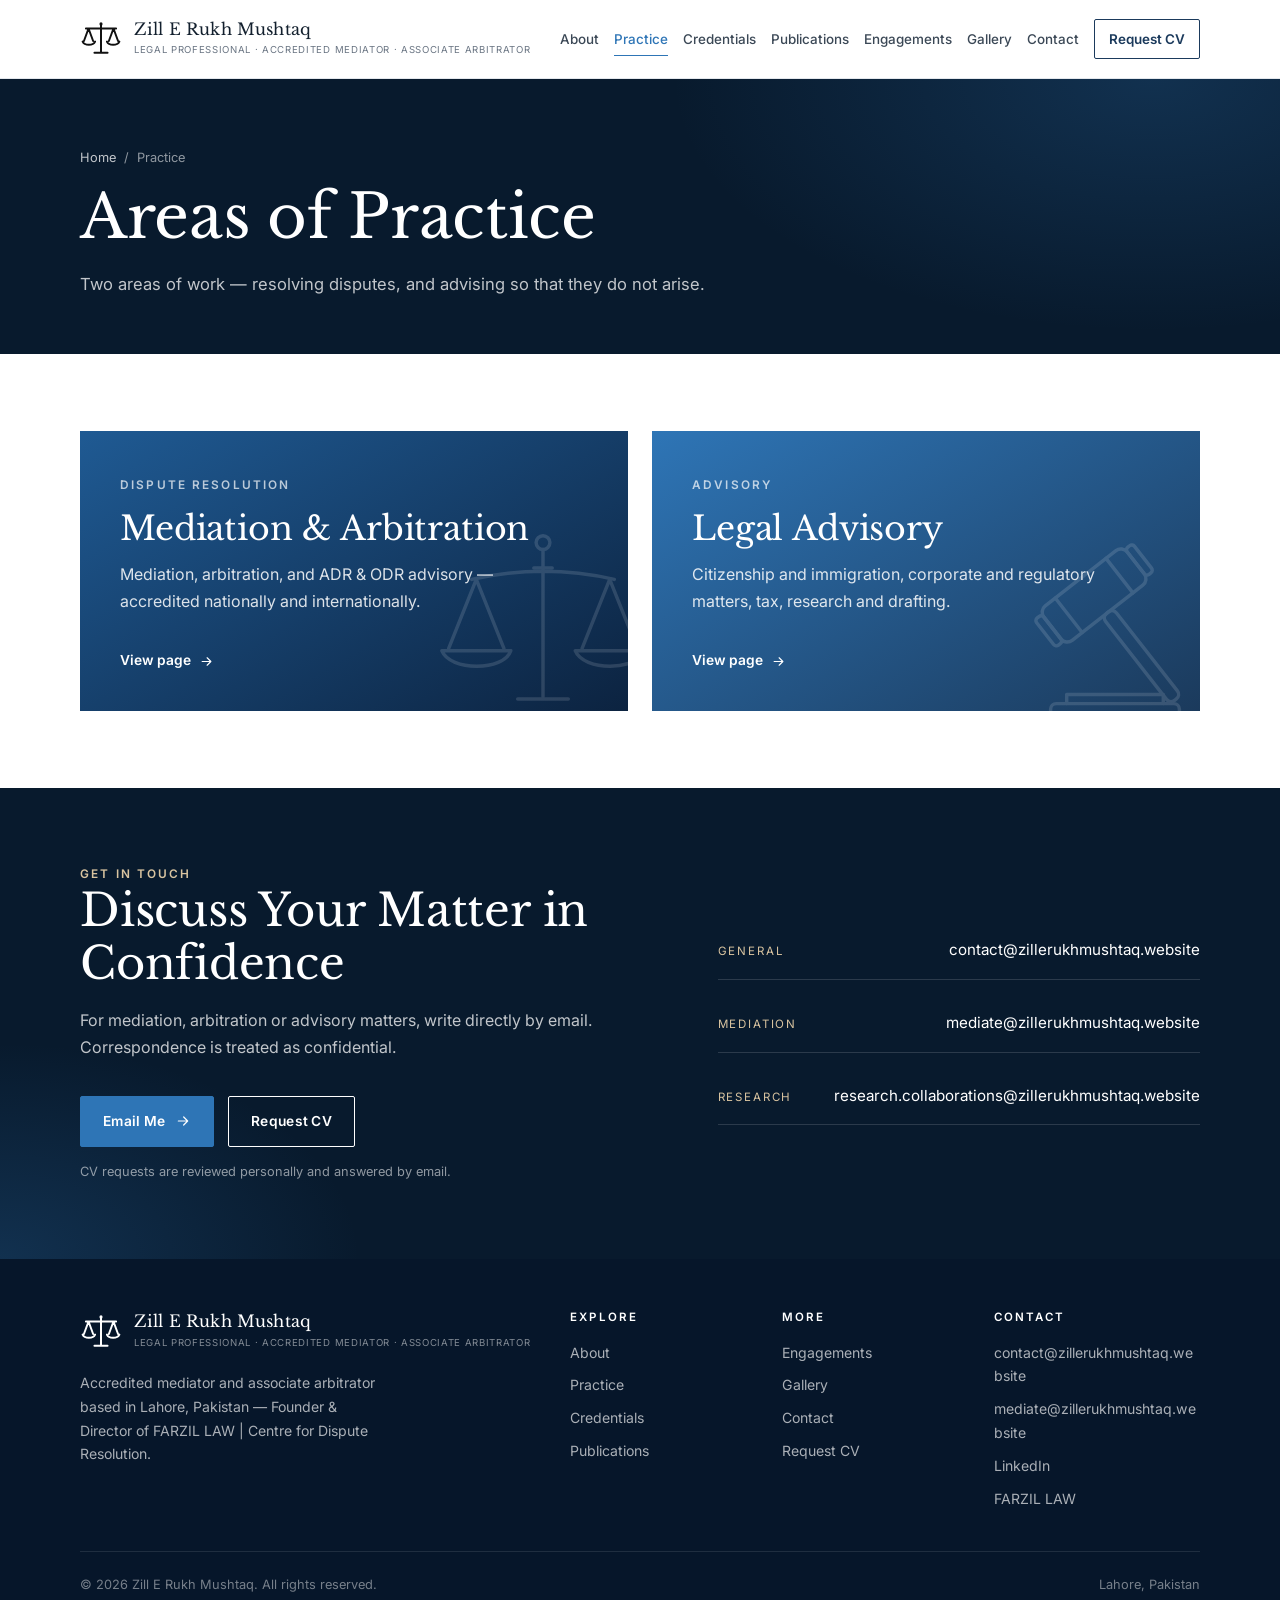
<file: practice/index.html>
<!DOCTYPE html>
<html lang="en">
<head>
<meta charset="UTF-8">
<meta name="viewport" content="width=device-width, initial-scale=1">
<title>Practice — Zill E Rukh Mushtaq</title>
<meta name="description" content="Areas of practice: mediation and arbitration, and legal advisory.">
<meta name="robots" content="index, follow, max-image-preview:large">
<link rel="canonical" href="https://www.zillerukhmushtaq.website/practice/">
<meta property="og:type" content="website">
<meta property="og:site_name" content="Zill E Rukh Mushtaq">
<meta property="og:title" content="Practice — Zill E Rukh Mushtaq">
<meta property="og:description" content="Areas of practice: mediation and arbitration, and legal advisory.">
<meta property="og:url" content="https://www.zillerukhmushtaq.website/practice/">
<meta property="og:image" content="https://www.zillerukhmushtaq.website/assets/images/og-image.jpg">
<meta name="twitter:card" content="summary_large_image">
<meta name="theme-color" content="#0c2340">
<link rel="icon" href="/favicon.ico" sizes="any">
<link rel="icon" type="image/png" sizes="32x32" href="/favicon-32x32.png">
<link rel="apple-touch-icon" href="/apple-touch-icon.png">
<link rel="preconnect" href="https://fonts.googleapis.com">
<link rel="preconnect" href="https://fonts.gstatic.com" crossorigin>
<link href="https://fonts.googleapis.com/css2?family=Inter:wght@400;500;600&family=Libre+Baskerville:ital,wght@0,400;0,700;1,400&display=swap" rel="stylesheet">
<link rel="stylesheet" href="/assets/site.css">
</head>
<body>
<header class="site-header">
  <div class="wrap hdr">
    <a class="brand" href="/" aria-label="Zill E Rukh Mushtaq — home"><svg class="mark" viewBox="0 0 64 64" fill="none" stroke="currentColor" stroke-width="3" stroke-linecap="round" stroke-linejoin="round" aria-hidden="true"><path d="M9 16h46M32 11v41M22 53h20M13 16 6 35M13 16l7 19M51 16l-7 19M51 16l7 19M4 36c3 6.5 16 6.5 19 0M41 36c3 6.5 16 6.5 19 0"/><circle cx="32" cy="9" r="2.4" fill="currentColor" stroke="none"/></svg><span class="brand-txt"><b>Zill E Rukh Mushtaq</b><small>Legal Professional · Accredited Mediator · Associate Arbitrator</small></span></a>
    <nav class="nav" id="nav" aria-label="Main"><a href="/" data-m="1">Home</a><a href="/about/">About</a><a href="/practice/" class="active" aria-current="page">Practice</a><a href="/credentials/">Credentials</a><a href="/publications/">Publications</a><a href="/engagements/">Engagements</a><a href="/gallery/">Gallery</a><a href="/contact/">Contact</a><a class="cv" href="https://docs.google.com/forms/d/e/1FAIpQLSdoeeIFON1o76XCWX1p0hZdsmMvuJ5bt9blDRISQGNH2N7--w/viewform" target="_blank" rel="noopener">Request CV</a></nav>
    <button class="burger" aria-label="Open menu" aria-controls="nav" aria-expanded="false"><svg class="i-open" viewBox="0 0 24 24" fill="none" stroke="currentColor" stroke-width="1.6" stroke-linecap="round"><path d="M4 7h16M4 12h16M4 17h16"/></svg><svg class="i-close" viewBox="0 0 24 24" fill="none" stroke="currentColor" stroke-width="1.6" stroke-linecap="round"><path d="M6 6l12 12M18 6 6 18"/></svg></button>
  </div>
</header>
<main>
<section class="page-head">
  <div class="wrap">
    <div class="crumbs"><a href="/">Home</a> &nbsp;/&nbsp; Practice</div>
    <h1>Areas of Practice</h1>
    <p>Two areas of work — resolving disputes, and advising so that they do not arise.</p>
  </div>
</section>

<section class="sec">
  <div class="wrap"><div class="hubgrid"><a class="hubcard rv" href="/mediation/"><span class="eyebrow">Dispute Resolution</span><h3>Mediation &amp; Arbitration</h3><p>Mediation, arbitration, and ADR &amp; ODR advisory — accredited nationally and internationally.</p><span class="link-arrow">View page <svg viewBox="0 0 24 24" fill="none" stroke="currentColor" stroke-width="1.8" stroke-linecap="round" stroke-linejoin="round" aria-hidden="true"><path d="M5 12h14M13 6l6 6-6 6"/></svg></span></a><a class="hubcard rv" href="/advisory/"><span class="eyebrow">Advisory</span><h3>Legal Advisory</h3><p>Citizenship and immigration, corporate and regulatory matters, tax, research and drafting.</p><span class="link-arrow">View page <svg viewBox="0 0 24 24" fill="none" stroke="currentColor" stroke-width="1.8" stroke-linecap="round" stroke-linejoin="round" aria-hidden="true"><path d="M5 12h14M13 6l6 6-6 6"/></svg></span></a></div></div>
</section>
<section class="cta">
  <div class="wrap cta-grid">
    <div class="rv">
      <div class="eyebrow gold">Get in Touch</div>
      <h2>Discuss Your Matter in Confidence</h2>
      <p>For mediation, arbitration or advisory matters, write directly by email. Correspondence is treated as confidential.</p>
      <div class="hero-actions"><a class="btn btn-solid" href="mailto:contact@zillerukhmushtaq.website">Email Me <svg viewBox="0 0 24 24" fill="none" stroke="currentColor" stroke-width="1.8" stroke-linecap="round" stroke-linejoin="round" aria-hidden="true"><path d="M5 12h14M13 6l6 6-6 6"/></svg></a><a class="btn btn-light" href="https://docs.google.com/forms/d/e/1FAIpQLSdoeeIFON1o76XCWX1p0hZdsmMvuJ5bt9blDRISQGNH2N7--w/viewform" target="_blank" rel="noopener">Request CV</a></div>
      <p class="note">CV requests are reviewed personally and answered by email.</p>
    </div>
    <div class="cta-lines rv">
      <a href="mailto:contact@zillerukhmushtaq.website"><span>General</span>contact@zillerukhmushtaq.website</a>
      <a href="mailto:mediate@zillerukhmushtaq.website"><span>Mediation</span>mediate@zillerukhmushtaq.website</a>
      <a href="mailto:research.collaborations@zillerukhmushtaq.website"><span>Research</span>research.collaborations@zillerukhmushtaq.website</a>
    </div>
  </div>
</section>
</main>
<footer class="site-footer">
  <div class="wrap">
    <div class="fgrid">
      <div><a class="brand" href="/" aria-label="Zill E Rukh Mushtaq — home"><svg class="mark" viewBox="0 0 64 64" fill="none" stroke="currentColor" stroke-width="3" stroke-linecap="round" stroke-linejoin="round" aria-hidden="true"><path d="M9 16h46M32 11v41M22 53h20M13 16 6 35M13 16l7 19M51 16l-7 19M51 16l7 19M4 36c3 6.5 16 6.5 19 0M41 36c3 6.5 16 6.5 19 0"/><circle cx="32" cy="9" r="2.4" fill="currentColor" stroke="none"/></svg><span class="brand-txt"><b>Zill E Rukh Mushtaq</b><small>Legal Professional · Accredited Mediator · Associate Arbitrator</small></span></a><p>Accredited mediator and associate arbitrator based in Lahore, Pakistan — Founder &amp; Director of FARZIL LAW | Centre for Dispute Resolution.</p></div>
      <div><h4>Explore</h4><ul><li><a href="/about/">About</a></li><li><a href="/practice/">Practice</a></li><li><a href="/credentials/">Credentials</a></li><li><a href="/publications/">Publications</a></li></ul></div>
      <div><h4>More</h4><ul><li><a href="/engagements/">Engagements</a></li><li><a href="/gallery/">Gallery</a></li><li><a href="/contact/">Contact</a></li><li><a href="https://docs.google.com/forms/d/e/1FAIpQLSdoeeIFON1o76XCWX1p0hZdsmMvuJ5bt9blDRISQGNH2N7--w/viewform" target="_blank" rel="noopener">Request CV</a></li></ul></div>
      <div><h4>Contact</h4><ul>
        <li><a href="mailto:contact@zillerukhmushtaq.website">contact@zillerukhmushtaq.website</a></li>
        <li><a href="mailto:mediate@zillerukhmushtaq.website">mediate@zillerukhmushtaq.website</a></li>
        <li><a href="https://www.linkedin.com/in/zill-e-027b14214" target="_blank" rel="noopener">LinkedIn</a></li>
        <li><a href="https://farzillaw.com" target="_blank" rel="noopener">FARZIL LAW</a></li>
      </ul></div>
    </div>
    <div class="fbase"><span>© 2026 Zill E Rukh Mushtaq. All rights reserved.</span><span>Lahore, Pakistan</span></div>
  </div>
</footer>
<script src="/assets/site.js" defer></script>
</body>
</html>
</file>
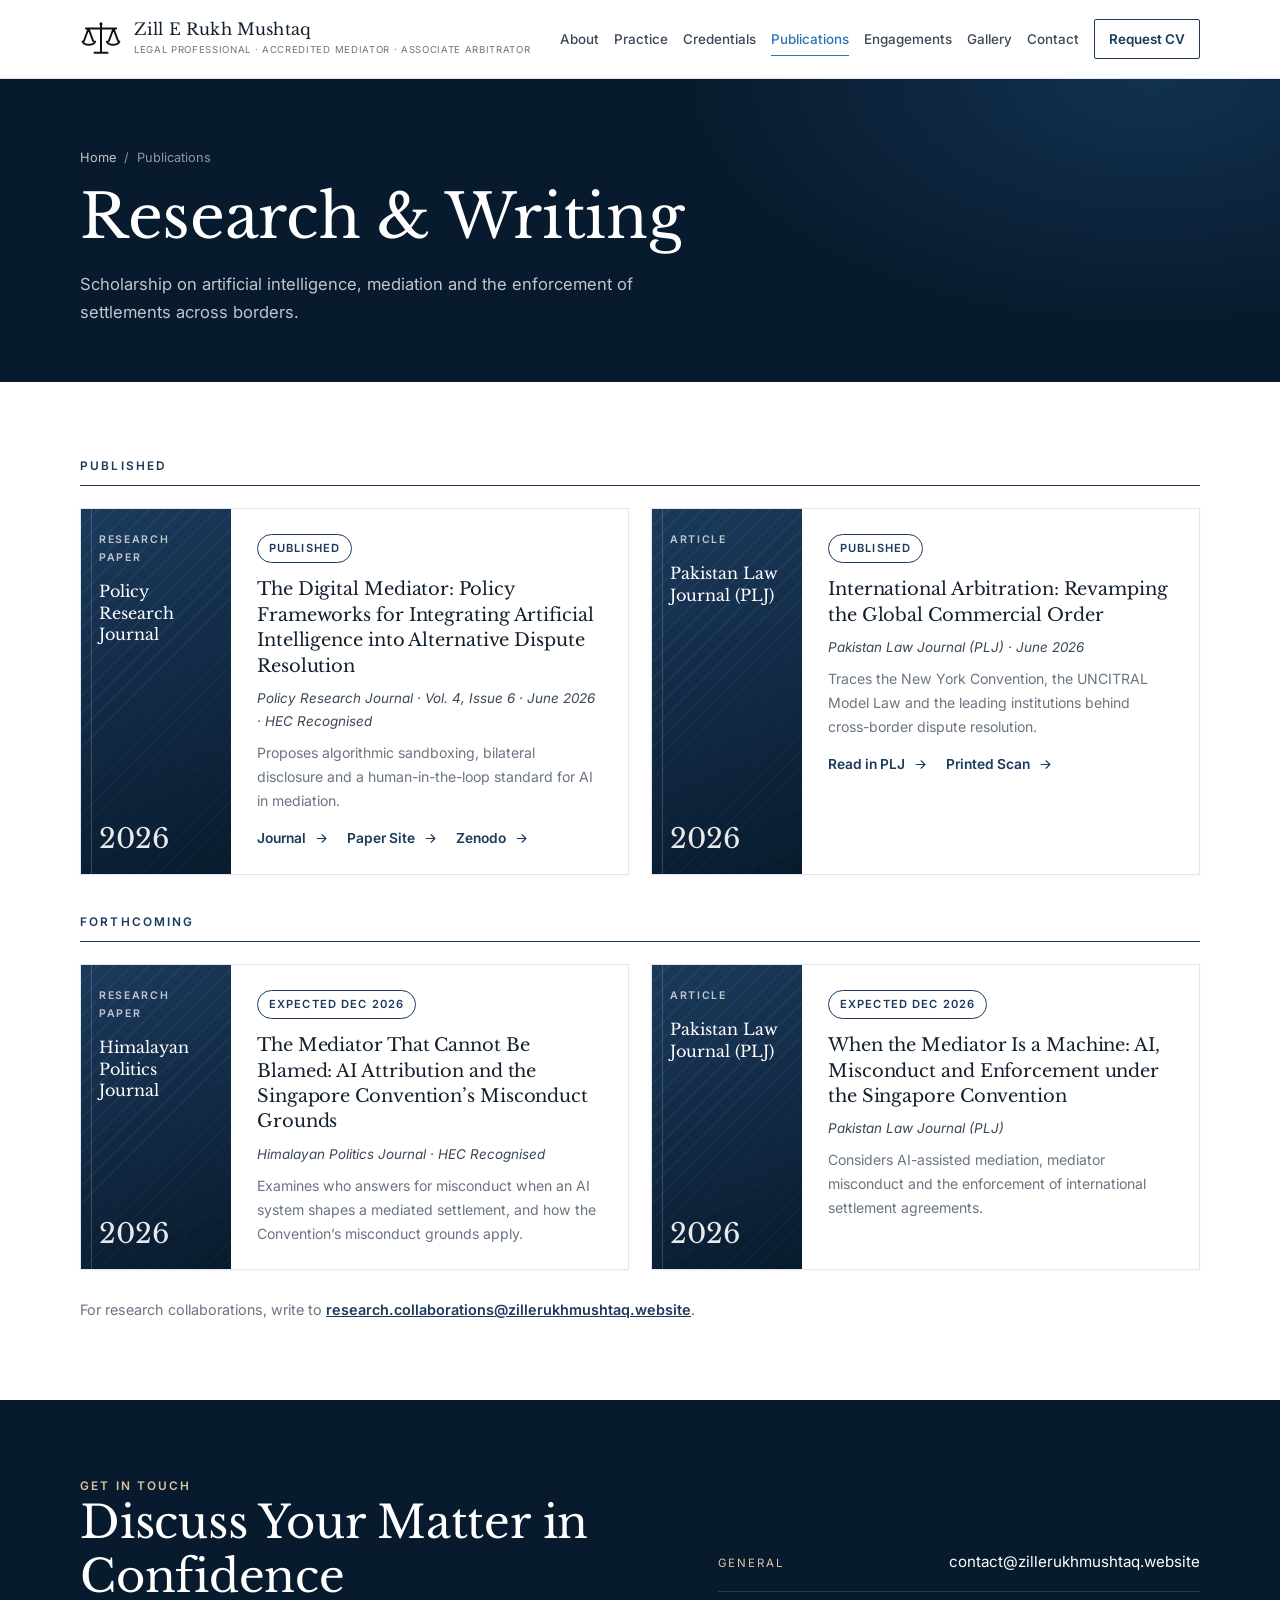
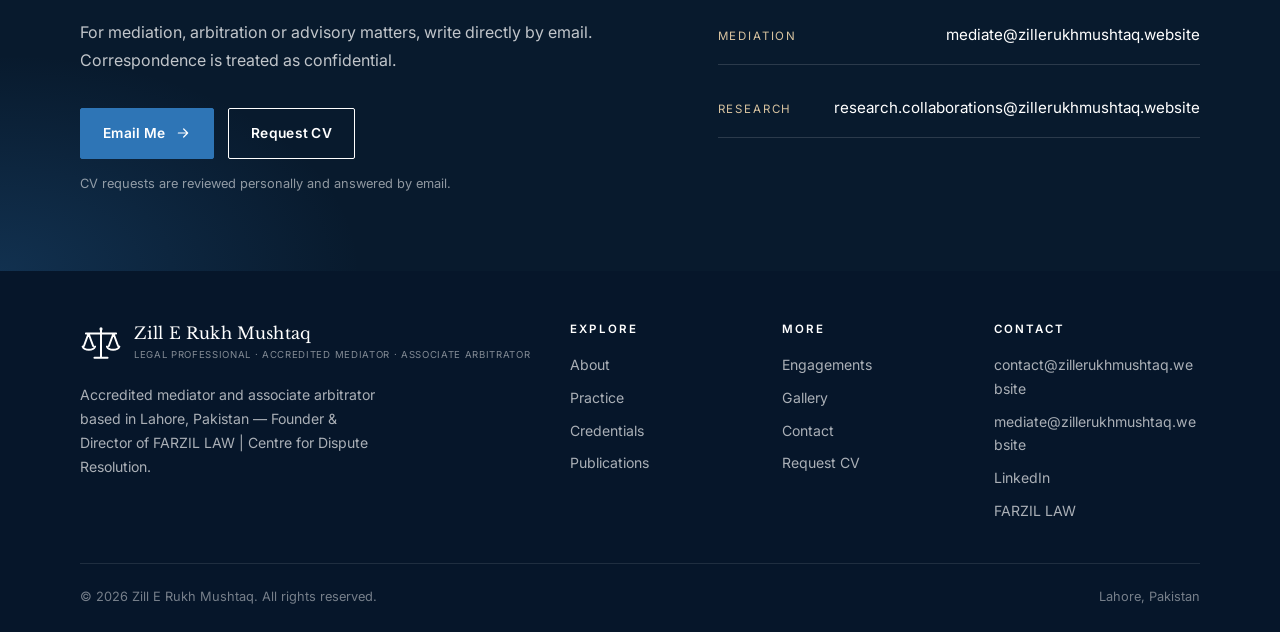
<file: publications/index.html>
<!DOCTYPE html>
<html lang="en">
<head>
<meta charset="UTF-8">
<meta name="viewport" content="width=device-width, initial-scale=1">
<title>Publications — Zill E Rukh Mushtaq</title>
<meta name="description" content="Research and writing by Zill E Rukh Mushtaq on artificial intelligence, mediation, arbitration and the Singapore Convention.">
<meta name="robots" content="index, follow, max-image-preview:large">
<link rel="canonical" href="https://www.zillerukhmushtaq.website/publications/">
<meta property="og:type" content="website">
<meta property="og:site_name" content="Zill E Rukh Mushtaq">
<meta property="og:title" content="Publications — Zill E Rukh Mushtaq">
<meta property="og:description" content="Research and writing by Zill E Rukh Mushtaq on artificial intelligence, mediation, arbitration and the Singapore Convention.">
<meta property="og:url" content="https://www.zillerukhmushtaq.website/publications/">
<meta property="og:image" content="https://www.zillerukhmushtaq.website/assets/images/og-image.jpg">
<meta name="twitter:card" content="summary_large_image">
<meta name="theme-color" content="#0c2340">
<link rel="icon" href="/favicon.ico" sizes="any">
<link rel="icon" type="image/png" sizes="32x32" href="/favicon-32x32.png">
<link rel="apple-touch-icon" href="/apple-touch-icon.png">
<link rel="preconnect" href="https://fonts.googleapis.com">
<link rel="preconnect" href="https://fonts.gstatic.com" crossorigin>
<link href="https://fonts.googleapis.com/css2?family=Inter:wght@400;500;600&family=Libre+Baskerville:ital,wght@0,400;0,700;1,400&display=swap" rel="stylesheet">
<link rel="stylesheet" href="/assets/site.css">
</head>
<body>
<header class="site-header">
  <div class="wrap hdr">
    <a class="brand" href="/" aria-label="Zill E Rukh Mushtaq — home"><svg class="mark" viewBox="0 0 64 64" fill="none" stroke="currentColor" stroke-width="3" stroke-linecap="round" stroke-linejoin="round" aria-hidden="true"><path d="M9 16h46M32 11v41M22 53h20M13 16 6 35M13 16l7 19M51 16l-7 19M51 16l7 19M4 36c3 6.5 16 6.5 19 0M41 36c3 6.5 16 6.5 19 0"/><circle cx="32" cy="9" r="2.4" fill="currentColor" stroke="none"/></svg><span class="brand-txt"><b>Zill E Rukh Mushtaq</b><small>Legal Professional · Accredited Mediator · Associate Arbitrator</small></span></a>
    <nav class="nav" id="nav" aria-label="Main"><a href="/" data-m="1">Home</a><a href="/about/">About</a><a href="/practice/">Practice</a><a href="/credentials/">Credentials</a><a href="/publications/" class="active" aria-current="page">Publications</a><a href="/engagements/">Engagements</a><a href="/gallery/">Gallery</a><a href="/contact/">Contact</a><a class="cv" href="https://docs.google.com/forms/d/e/1FAIpQLSdoeeIFON1o76XCWX1p0hZdsmMvuJ5bt9blDRISQGNH2N7--w/viewform" target="_blank" rel="noopener">Request CV</a></nav>
    <button class="burger" aria-label="Open menu" aria-controls="nav" aria-expanded="false"><svg class="i-open" viewBox="0 0 24 24" fill="none" stroke="currentColor" stroke-width="1.6" stroke-linecap="round"><path d="M4 7h16M4 12h16M4 17h16"/></svg><svg class="i-close" viewBox="0 0 24 24" fill="none" stroke="currentColor" stroke-width="1.6" stroke-linecap="round"><path d="M6 6l12 12M18 6 6 18"/></svg></button>
  </div>
</header>
<main>
<section class="page-head">
  <div class="wrap">
    <div class="crumbs"><a href="/">Home</a> &nbsp;/&nbsp; Publications</div>
    <h1>Research &amp; Writing</h1>
    <p>Scholarship on artificial intelligence, mediation and the enforcement of settlements across borders.</p>
  </div>
</section>

<section class="sec">
  <div class="wrap">
    <div class="publist"><h3 class="pub-group rv">Published</h3><div class="pubgrid"><article class="pubc rv"><div class="pubc-cover"><span class="pubc-kind">Research Paper</span><span class="pubc-journal">Policy Research Journal</span><span class="pubc-year">2026</span></div><div class="pubc-body"><span class="pubc-status">Published</span><h3>The Digital Mediator: Policy Frameworks for Integrating Artificial Intelligence into Alternative Dispute Resolution</h3><div class="pubc-meta">Policy Research Journal · Vol. 4, Issue 6 · June 2026 · HEC Recognised</div><p>Proposes algorithmic sandboxing, bilateral disclosure and a human-in-the-loop standard for AI in mediation.</p><div class="pub-links"><a class="link-arrow" href="https://policyrj.com/1/article/view/2099" target="_blank" rel="noopener">Journal <svg viewBox="0 0 24 24" fill="none" stroke="currentColor" stroke-width="1.8" stroke-linecap="round" stroke-linejoin="round" aria-hidden="true"><path d="M5 12h14M13 6l6 6-6 6"/></svg></a><a class="link-arrow" href="https://digital-mediator.vercel.app/" target="_blank" rel="noopener">Paper Site <svg viewBox="0 0 24 24" fill="none" stroke="currentColor" stroke-width="1.8" stroke-linecap="round" stroke-linejoin="round" aria-hidden="true"><path d="M5 12h14M13 6l6 6-6 6"/></svg></a><a class="link-arrow" href="https://zenodo.org/records/20701535" target="_blank" rel="noopener">Zenodo <svg viewBox="0 0 24 24" fill="none" stroke="currentColor" stroke-width="1.8" stroke-linecap="round" stroke-linejoin="round" aria-hidden="true"><path d="M5 12h14M13 6l6 6-6 6"/></svg></a></div></div></article><article class="pubc rv"><div class="pubc-cover"><span class="pubc-kind">Article</span><span class="pubc-journal">Pakistan Law Journal (PLJ)</span><span class="pubc-year">2026</span></div><div class="pubc-body"><span class="pubc-status">Published</span><h3>International Arbitration: Revamping the Global Commercial Order</h3><div class="pubc-meta">Pakistan Law Journal (PLJ) · June 2026</div><p>Traces the New York Convention, the UNCITRAL Model Law and the leading institutions behind cross-border dispute resolution.</p><div class="pub-links"><a class="link-arrow" href="https://www.pljlawsite.com/html/2026art7.htm" target="_blank" rel="noopener">Read in PLJ <svg viewBox="0 0 24 24" fill="none" stroke="currentColor" stroke-width="1.8" stroke-linecap="round" stroke-linejoin="round" aria-hidden="true"><path d="M5 12h14M13 6l6 6-6 6"/></svg></a><a class="link-arrow" href="https://drive.google.com/file/d/1i_rP2kOlkTHUOQ32p9RAcgYIUlGqynGq/view?usp=drivesdk" target="_blank" rel="noopener">Printed Scan <svg viewBox="0 0 24 24" fill="none" stroke="currentColor" stroke-width="1.8" stroke-linecap="round" stroke-linejoin="round" aria-hidden="true"><path d="M5 12h14M13 6l6 6-6 6"/></svg></a></div></div></article></div><h3 class="pub-group rv">Forthcoming</h3><div class="pubgrid"><article class="pubc rv"><div class="pubc-cover"><span class="pubc-kind">Research Paper</span><span class="pubc-journal">Himalayan Politics Journal</span><span class="pubc-year">2026</span></div><div class="pubc-body"><span class="pubc-status">Expected Dec 2026</span><h3>The Mediator That Cannot Be Blamed: AI Attribution and the Singapore Convention&rsquo;s Misconduct Grounds</h3><div class="pubc-meta">Himalayan Politics Journal · HEC Recognised</div><p>Examines who answers for misconduct when an AI system shapes a mediated settlement, and how the Convention&rsquo;s misconduct grounds apply.</p></div></article><article class="pubc rv"><div class="pubc-cover"><span class="pubc-kind">Article</span><span class="pubc-journal">Pakistan Law Journal (PLJ)</span><span class="pubc-year">2026</span></div><div class="pubc-body"><span class="pubc-status">Expected Dec 2026</span><h3>When the Mediator Is a Machine: AI, Misconduct and Enforcement under the Singapore Convention</h3><div class="pubc-meta">Pakistan Law Journal (PLJ)</div><p>Considers AI-assisted mediation, mediator misconduct and the enforcement of international settlement agreements.</p></div></article></div></div>
    <p class="note-line rv">For research collaborations, write to <a href="mailto:research.collaborations@zillerukhmushtaq.website">research.collaborations@zillerukhmushtaq.website</a>.</p>
  </div>
</section>
<section class="cta">
  <div class="wrap cta-grid">
    <div class="rv">
      <div class="eyebrow gold">Get in Touch</div>
      <h2>Discuss Your Matter in Confidence</h2>
      <p>For mediation, arbitration or advisory matters, write directly by email. Correspondence is treated as confidential.</p>
      <div class="hero-actions"><a class="btn btn-solid" href="mailto:contact@zillerukhmushtaq.website">Email Me <svg viewBox="0 0 24 24" fill="none" stroke="currentColor" stroke-width="1.8" stroke-linecap="round" stroke-linejoin="round" aria-hidden="true"><path d="M5 12h14M13 6l6 6-6 6"/></svg></a><a class="btn btn-light" href="https://docs.google.com/forms/d/e/1FAIpQLSdoeeIFON1o76XCWX1p0hZdsmMvuJ5bt9blDRISQGNH2N7--w/viewform" target="_blank" rel="noopener">Request CV</a></div>
      <p class="note">CV requests are reviewed personally and answered by email.</p>
    </div>
    <div class="cta-lines rv">
      <a href="mailto:contact@zillerukhmushtaq.website"><span>General</span>contact@zillerukhmushtaq.website</a>
      <a href="mailto:mediate@zillerukhmushtaq.website"><span>Mediation</span>mediate@zillerukhmushtaq.website</a>
      <a href="mailto:research.collaborations@zillerukhmushtaq.website"><span>Research</span>research.collaborations@zillerukhmushtaq.website</a>
    </div>
  </div>
</section>
</main>
<footer class="site-footer">
  <div class="wrap">
    <div class="fgrid">
      <div><a class="brand" href="/" aria-label="Zill E Rukh Mushtaq — home"><svg class="mark" viewBox="0 0 64 64" fill="none" stroke="currentColor" stroke-width="3" stroke-linecap="round" stroke-linejoin="round" aria-hidden="true"><path d="M9 16h46M32 11v41M22 53h20M13 16 6 35M13 16l7 19M51 16l-7 19M51 16l7 19M4 36c3 6.5 16 6.5 19 0M41 36c3 6.5 16 6.5 19 0"/><circle cx="32" cy="9" r="2.4" fill="currentColor" stroke="none"/></svg><span class="brand-txt"><b>Zill E Rukh Mushtaq</b><small>Legal Professional · Accredited Mediator · Associate Arbitrator</small></span></a><p>Accredited mediator and associate arbitrator based in Lahore, Pakistan — Founder &amp; Director of FARZIL LAW | Centre for Dispute Resolution.</p></div>
      <div><h4>Explore</h4><ul><li><a href="/about/">About</a></li><li><a href="/practice/">Practice</a></li><li><a href="/credentials/">Credentials</a></li><li><a href="/publications/">Publications</a></li></ul></div>
      <div><h4>More</h4><ul><li><a href="/engagements/">Engagements</a></li><li><a href="/gallery/">Gallery</a></li><li><a href="/contact/">Contact</a></li><li><a href="https://docs.google.com/forms/d/e/1FAIpQLSdoeeIFON1o76XCWX1p0hZdsmMvuJ5bt9blDRISQGNH2N7--w/viewform" target="_blank" rel="noopener">Request CV</a></li></ul></div>
      <div><h4>Contact</h4><ul>
        <li><a href="mailto:contact@zillerukhmushtaq.website">contact@zillerukhmushtaq.website</a></li>
        <li><a href="mailto:mediate@zillerukhmushtaq.website">mediate@zillerukhmushtaq.website</a></li>
        <li><a href="https://www.linkedin.com/in/zill-e-027b14214" target="_blank" rel="noopener">LinkedIn</a></li>
        <li><a href="https://farzillaw.com" target="_blank" rel="noopener">FARZIL LAW</a></li>
      </ul></div>
    </div>
    <div class="fbase"><span>© 2026 Zill E Rukh Mushtaq. All rights reserved.</span><span>Lahore, Pakistan</span></div>
  </div>
</footer>
<script src="/assets/site.js" defer></script>
</body>
</html>
</file>
<file: assets/site.css>
/* ==========================================================================
   Zill E Rukh Mushtaq — site styles (v2, light theme)
   ========================================================================== */
:root{
  --ink:#13202e; --body:#3b4856; --muted:#6a7583; --line:#e3e7ec; --line-2:#d5dbe2;
  --paper:#ffffff; --mist:#f4f6f9; --mist-2:#eef1f5;
  --navy-950:#081a2d; --navy-900:#0c2340; --navy:#1b3a5c; --blue-700:#1f5a93; --blue:#2e75b6;
  --gold:#b08d57; --gold-soft:#d9c4a0;
  --serif:'Libre Baskerville',Georgia,'Times New Roman',serif;
  --sans:'Inter',system-ui,-apple-system,'Segoe UI',Roboto,Arial,sans-serif;
  --wrap:1200px; --gutter:clamp(16px,4vw,40px);
  --shadow:0 1px 2px rgba(12,35,64,.04),0 8px 24px rgba(12,35,64,.06);
}
*{box-sizing:border-box;margin:0;padding:0}
html{scroll-behavior:smooth;-webkit-text-size-adjust:100%;overflow-x:clip}
body{background:var(--paper);color:var(--body);font-family:var(--sans);font-size:16px;line-height:1.7;-webkit-font-smoothing:antialiased;overflow-x:clip}
img{max-width:100%;display:block}
a{color:inherit}
:focus-visible{outline:2px solid var(--blue);outline-offset:3px}
.wrap{max-width:var(--wrap);margin:0 auto;padding:0 var(--gutter)}
.sr{position:absolute;width:1px;height:1px;overflow:hidden;clip:rect(0 0 0 0)}

/* ---------- type ---------- */
h1,h2,h3,h4{font-family:var(--serif);color:var(--ink);font-weight:400;line-height:1.2;letter-spacing:-.005em}
.eyebrow{font-family:var(--sans);font-size:.74rem;font-weight:600;letter-spacing:.18em;text-transform:uppercase;color:var(--blue)}
.eyebrow.gold{color:var(--gold-soft)}
.h-sec{font-size:clamp(1.9rem,3.4vw,2.7rem);margin-top:12px}
.lede{font-size:1.06rem;color:var(--muted);max-width:640px;margin-top:16px}
.center{text-align:center}.center .lede{margin-left:auto;margin-right:auto}
.rule{width:44px;height:2px;background:var(--gold);margin:18px 0}
.center .rule{margin:18px auto}

/* ---------- buttons ---------- */
.btn{display:inline-flex;align-items:center;gap:10px;font-family:var(--sans);font-size:.86rem;font-weight:600;letter-spacing:.02em;text-decoration:none;padding:13px 22px;border:1px solid currentColor;border-radius:2px;transition:background .25s,color .25s,border-color .25s}
.btn svg{width:16px;height:16px;transition:transform .25s}
.btn:hover svg{transform:translateX(3px)}
.btn-light{color:#fff}.btn-light:hover{background:#fff;color:var(--navy-900)}
.btn-solid{background:var(--blue);border-color:var(--blue);color:#fff}.btn-solid:hover{background:var(--blue-700);border-color:var(--blue-700)}
.btn-navy{color:var(--navy)}.btn-navy:hover{background:var(--navy);color:#fff}
.link-arrow{display:inline-flex;align-items:center;gap:8px;font-size:.86rem;font-weight:600;text-decoration:none;color:inherit}
.link-arrow svg{width:15px;height:15px;transition:transform .25s}.link-arrow:hover svg{transform:translateX(3px)}

/* ---------- header ---------- */
.site-header{position:sticky;top:0;z-index:50;background:rgba(255,255,255,.96);backdrop-filter:saturate(1.4) blur(8px);border-bottom:1px solid var(--line);transition:box-shadow .3s}
.site-header.scrolled{box-shadow:0 6px 24px rgba(12,35,64,.08)}
.hdr{display:flex;align-items:center;justify-content:space-between;height:78px;gap:24px}
.brand{display:flex;align-items:center;gap:12px;text-decoration:none;color:var(--ink);flex-shrink:0}
.mark{width:42px;height:42px;color:var(--gold);flex-shrink:0}
.brand-txt b{display:block;font-family:var(--serif);font-weight:400;font-size:1.02rem;letter-spacing:.01em;line-height:1.2}
.brand-txt small{display:block;font-size:.66rem;letter-spacing:.16em;text-transform:uppercase;color:var(--muted);margin-top:3px}
.nav{display:flex;align-items:center;gap:26px}
.nav a{font-size:.86rem;font-weight:500;color:var(--body);text-decoration:none;position:relative;padding:6px 0}
.nav a::after{content:"";position:absolute;left:0;right:0;bottom:0;height:1px;background:var(--blue);transform:scaleX(0);transform-origin:left;transition:transform .25s}
.nav a:hover,.nav a.active{color:var(--blue)}
.nav a:hover::after,.nav a.active::after{transform:scaleX(1)}
.nav .cv{border:1px solid var(--navy);color:var(--navy);padding:9px 16px;border-radius:2px;font-weight:600}
.nav .cv::after{display:none}.nav .cv:hover{background:var(--navy);color:#fff}
.burger{display:none;background:none;border:0;width:44px;height:44px;cursor:pointer;color:var(--ink)}
.burger svg{width:26px;height:26px}
@media(max-width:1180px){
  .burger{display:grid;place-items:center}
  .nav{position:fixed;inset:78px 0 0 0;background:#fff;flex-direction:column;align-items:flex-start;gap:0;padding:12px var(--gutter) 40px;transform:translateX(100%);visibility:hidden;transition:transform .35s ease,visibility 0s .35s;overflow-y:auto}
  .nav.open{transform:none;visibility:visible;transition:transform .35s ease}
  .nav a{width:100%;font-size:1.02rem;padding:16px 0;border-bottom:1px solid var(--line)}
  .nav a::after{display:none}
  .nav .cv{margin-top:24px;width:auto;border:1px solid var(--navy);padding:13px 22px}
}

/* ---------- hero ---------- */
.hero{background:var(--navy-950);color:#fff;position:relative;overflow:hidden}
.hero::before{content:"";position:absolute;inset:0;background:radial-gradient(900px 520px at 12% 20%,rgba(46,117,182,.28),transparent 60%),radial-gradient(700px 600px at 70% 120%,rgba(27,58,92,.9),transparent 60%);pointer-events:none}
.hero-grid{position:relative;display:grid;grid-template-columns:1.08fr .92fr;min-height:640px}
.hero-copy{padding:96px var(--gutter) 88px max(var(--gutter),calc((100vw - var(--wrap))/2 + var(--gutter)));display:flex;flex-direction:column;justify-content:center}
.hero h1{color:#fff;font-size:clamp(2.6rem,5.6vw,4.4rem);line-height:1.06;margin:18px 0 26px}
.titles{list-style:none;border-left:1px solid rgba(217,196,160,.55);padding-left:20px;display:grid;gap:8px}
.titles li{font-size:.98rem;color:rgba(255,255,255,.86);letter-spacing:.01em}
.hero p.intro{max-width:520px;color:rgba(255,255,255,.72);margin-top:26px;font-size:1rem}
.hero-actions{display:flex;flex-wrap:wrap;gap:14px;margin-top:34px}
.hero-photo{position:relative;min-height:420px}
.hero-photo img{position:absolute;inset:0;width:100%;height:100%;object-fit:cover;object-position:center 30%}
.hero-photo::after{content:"";position:absolute;inset:0;background:linear-gradient(90deg,var(--navy-950) 0%,rgba(8,26,45,0) 22%)}
@media(max-width:900px){
  .hero-grid{grid-template-columns:1fr}
  .hero-photo{order:-1;min-height:0;aspect-ratio:4/4.2}
  .hero-photo::after{background:linear-gradient(0deg,var(--navy-950) 0%,rgba(8,26,45,0) 30%)}
  .hero-copy{padding:8px var(--gutter) 64px}
}

/* ---------- credential strip ---------- */
.strip{background:var(--paper);border-bottom:1px solid var(--line)}
.strip .wrap{display:grid;grid-template-columns:repeat(4,1fr)}
.strip div.it{padding:30px 26px;border-right:1px solid var(--line)}
.strip div.it:first-child{padding-left:0}.strip div.it:last-child{border-right:0}
.strip b{display:block;font-family:var(--serif);font-weight:400;font-size:1.12rem;color:var(--ink)}
.strip span{display:block;font-size:.82rem;color:var(--muted);margin-top:4px;line-height:1.5}
@media(max-width:900px){.strip .wrap{grid-template-columns:1fr 1fr}.strip div.it{padding:22px 16px 22px 0;border-right:0;border-bottom:1px solid var(--line)}.strip div.it:nth-child(even){padding-left:16px;border-left:1px solid var(--line)}}

/* ---------- sections ---------- */
.sec{padding:clamp(72px,9vw,120px) 0}
.sec.mist{background:var(--mist)}
.sec-head{margin-bottom:48px}

/* practice tiles */
.tiles{display:grid;grid-template-columns:repeat(3,1fr)}
.tile{position:relative;padding:56px 40px 44px;color:#fff;background:var(--blue-700);overflow:hidden;display:flex;flex-direction:column;min-height:400px;isolation:isolate}
.tile:nth-child(2){background:#246aa6}.tile:nth-child(3){background:var(--blue)}
.tile::before{content:"";position:absolute;inset:0;z-index:-1;opacity:.5;background:repeating-linear-gradient(115deg,rgba(255,255,255,.035) 0 1px,transparent 1px 22px),radial-gradient(420px 260px at 85% 100%,rgba(255,255,255,.14),transparent 70%)}
.tile + .tile{border-left:1px solid rgba(255,255,255,.16)}
.tile .n{font-size:.74rem;letter-spacing:.2em;color:rgba(255,255,255,.66)}
.tile h3{color:#fff;font-size:clamp(1.55rem,2.2vw,1.95rem);margin-top:18px}
.tile .rule{background:rgba(255,255,255,.6);width:32px;height:1px}
.tile p{color:rgba(255,255,255,.86);font-size:.93rem;flex:1}
.tile .link-arrow{color:#fff;margin-top:28px}
@media(max-width:900px){.tiles{grid-template-columns:1fr}.tile{min-height:0}.tile + .tile{border-left:0;border-top:1px solid rgba(255,255,255,.16)}}

/* statement band */
.statement{background:var(--navy-900);color:#fff;padding:clamp(72px,9vw,112px) 0;position:relative;overflow:hidden}
.statement::before{content:"";position:absolute;inset:0;background:radial-gradient(700px 420px at 100% 0,rgba(46,117,182,.22),transparent 60%)}
.st-grid{position:relative;display:grid;grid-template-columns:1fr 1fr;gap:clamp(36px,6vw,80px);align-items:center}
.statement h2{color:#fff;font-size:clamp(2rem,4vw,3.1rem);text-transform:uppercase;letter-spacing:.02em;line-height:1.1}
.statement p{color:rgba(255,255,255,.8);margin-top:22px;max-width:540px}
.statement p strong{color:#fff;font-weight:600}
.statement .hero-actions{margin-top:30px}
.st-photo{position:relative}
.st-photo img{width:100%;aspect-ratio:4/3;object-fit:cover;box-shadow:0 30px 60px rgba(0,0,0,.35)}
.st-photo figcaption{font-size:.8rem;color:rgba(255,255,255,.6);margin-top:14px}
@media(max-width:900px){.st-grid{grid-template-columns:1fr}}

/* marquee */
.marquee{overflow:hidden;-webkit-mask-image:linear-gradient(90deg,transparent,#000 7%,#000 93%,transparent);mask-image:linear-gradient(90deg,transparent,#000 7%,#000 93%,transparent)}
.mrow{display:flex;gap:18px;width:max-content;animation:slide 70s linear infinite;padding:6px 0}
.mrow.rev{animation-direction:reverse;animation-duration:80s}
.marquee:hover .mrow{animation-play-state:paused}
.marquee + .marquee{margin-top:18px}
@keyframes slide{to{transform:translateX(-50%)}}
.logo-card{width:210px;height:112px;background:#fff;border:1px solid var(--line);display:grid;place-items:center;padding:20px 26px;transition:border-color .25s,box-shadow .25s}
.logo-card:hover{border-color:var(--line-2);box-shadow:var(--shadow)}
.logo-card img{max-height:62px;max-width:100%;width:auto;object-fit:contain}
@media(prefers-reduced-motion:reduce){.mrow{animation:none}}

/* credentials grid */
.cgrid{display:grid;grid-template-columns:repeat(5,1fr);gap:1px;background:var(--line);border:1px solid var(--line)}
.ccard{background:#fff;padding:32px 22px 28px;text-align:center;display:flex;flex-direction:column;align-items:center}
.ccard .lg{height:64px;display:grid;place-items:center;margin-bottom:22px}
.ccard .lg img{max-height:58px;max-width:150px;width:auto}
.ccard .txtmark{font-family:var(--serif);font-size:1.5rem;letter-spacing:.14em;color:var(--navy);border-top:1px solid var(--gold);border-bottom:1px solid var(--gold);padding:4px 10px}
.ccard b{font-family:var(--serif);font-weight:400;font-size:1rem;color:var(--ink);line-height:1.35}
.ccard small{display:block;font-size:.78rem;color:var(--muted);margin-top:8px;line-height:1.5}
@media(max-width:1000px){.cgrid{grid-template-columns:repeat(3,1fr)}}
@media(max-width:620px){.cgrid{grid-template-columns:1fr 1fr}.ccard{padding:26px 14px}}

/* publications */
.pgrid{display:grid;grid-template-columns:1fr 1fr;gap:24px}
.pcard{background:#fff;border:1px solid var(--line);padding:36px 34px;display:flex;flex-direction:column;transition:box-shadow .3s,border-color .3s}
.pcard:hover{box-shadow:var(--shadow);border-color:var(--line-2)}
.ptag{display:flex;justify-content:space-between;gap:12px;font-size:.72rem;font-weight:600;letter-spacing:.16em;text-transform:uppercase;color:var(--blue)}
.ptag .st{color:var(--gold)}
.pcard h3{font-size:1.28rem;margin:16px 0 10px;line-height:1.35}
.pmeta{font-size:.82rem;color:var(--muted)}
.pcard p{font-size:.93rem;margin-top:14px;flex:1}
.plinks{display:flex;flex-wrap:wrap;gap:20px;margin-top:22px;padding-top:18px;border-top:1px solid var(--line)}
.plinks a{color:var(--navy)}
@media(max-width:800px){.pgrid{grid-template-columns:1fr}.pcard{padding:30px 24px}}

/* engagements */
.egrid{display:grid;grid-template-columns:repeat(3,1fr);gap:28px}
.ecard{display:flex;flex-direction:column;background:#fff;border:1px solid var(--line)}
.ecard .im{aspect-ratio:4/3;overflow:hidden;background:var(--mist)}
.ecard .im img{width:100%;height:100%;object-fit:cover;transition:transform .6s}
.ecard:hover .im img{transform:scale(1.03)}
.ecard .tx{padding:24px 24px 26px}
.ecard .k{font-size:.72rem;font-weight:600;letter-spacing:.16em;text-transform:uppercase;color:var(--blue)}
.ecard h3{font-size:1.15rem;margin:10px 0 8px;line-height:1.4}
.ecard p{font-size:.88rem;color:var(--muted)}
.ecard.navy{background:var(--navy-900);border-color:var(--navy-900);justify-content:center;padding:40px 32px}
.ecard.navy .k{color:var(--gold-soft)}.ecard.navy h3{color:#fff;font-size:1.5rem}.ecard.navy p{color:rgba(255,255,255,.75)}
@media(max-width:900px){.egrid{grid-template-columns:1fr}}

/* reviews */
.rcard{width:380px;flex-shrink:0;background:#fff;border:1px solid var(--line);padding:30px 28px;display:flex;flex-direction:column}
.rcard .q{font-family:var(--serif);font-size:2.6rem;line-height:.6;color:var(--gold);height:22px}
.rcard p{font-size:.92rem;color:var(--body);flex:1;margin-top:6px}
.who{display:flex;align-items:center;gap:12px;margin-top:22px;padding-top:18px;border-top:1px solid var(--line)}
.who img{width:44px;height:44px;border-radius:50%;object-fit:cover}
.who b{display:block;font-size:.9rem;color:var(--ink);font-weight:600}
.who small{display:block;font-size:.76rem;color:var(--muted);line-height:1.45}
.reviews .mrow{animation-duration:95s;align-items:stretch}
.reviews .mrow.rev{animation-duration:75s}
@media(max-width:520px){.rcard{width:300px;padding:26px 22px}}

/* gallery preview */
.gprev{display:grid;grid-template-columns:repeat(3,1fr);grid-auto-rows:260px;gap:12px}
.gprev figure{overflow:hidden;position:relative;background:var(--mist)}
.gprev img{width:100%;height:100%;object-fit:cover;transition:transform .6s}
.gprev figure:hover img{transform:scale(1.04)}
.gprev figcaption{position:absolute;left:0;right:0;bottom:0;padding:28px 16px 12px;font-size:.8rem;color:#fff;background:linear-gradient(0deg,rgba(8,26,45,.85),transparent)}
@media(max-width:800px){.gprev{grid-template-columns:1fr 1fr;grid-auto-rows:170px}}
.sec-foot{margin-top:40px;text-align:center}

/* contact band */
.cta{background:var(--navy-950);color:#fff;padding:clamp(64px,8vw,96px) 0;position:relative;overflow:hidden}
.cta::before{content:"";position:absolute;inset:0;background:radial-gradient(600px 360px at 0 100%,rgba(46,117,182,.25),transparent 60%)}
.cta-grid{position:relative;display:grid;grid-template-columns:1.1fr .9fr;gap:48px;align-items:center}
.cta h2{color:#fff;font-size:clamp(1.9rem,3.6vw,2.8rem)}
.cta p{color:rgba(255,255,255,.75);margin-top:16px;max-width:520px}
.cta-lines{display:grid;gap:14px}
.cta-lines a{display:flex;justify-content:space-between;gap:16px;align-items:baseline;padding:16px 0;border-bottom:1px solid rgba(255,255,255,.14);text-decoration:none;color:#fff;font-size:.95rem;transition:color .25s}
.cta-lines a span{font-size:.72rem;letter-spacing:.16em;text-transform:uppercase;color:var(--gold-soft);flex-shrink:0}
.cta-lines a:hover{color:var(--gold-soft)}
.cta .note{font-size:.8rem;color:rgba(255,255,255,.55);margin-top:14px}
@media(max-width:900px){.cta-grid{grid-template-columns:1fr}.cta-lines a{flex-direction:column;gap:4px}}

/* footer */
.site-footer{background:#06162a;color:rgba(255,255,255,.66);padding:64px 0 28px;font-size:.88rem}
.fgrid{display:grid;grid-template-columns:1.4fr 1fr 1fr 1.2fr;gap:40px}
.site-footer .brand{color:#fff}.site-footer .mark{color:var(--gold-soft)}
.site-footer .brand-txt small{color:rgba(255,255,255,.5)}
.site-footer p{margin-top:18px;max-width:300px}
.site-footer h4{font-family:var(--sans);font-size:.72rem;font-weight:600;letter-spacing:.18em;text-transform:uppercase;color:#fff;margin-bottom:16px}
.site-footer ul{list-style:none;display:grid;gap:9px}
.site-footer a{text-decoration:none;color:rgba(255,255,255,.66);transition:color .2s;overflow-wrap:anywhere}
.site-footer a:hover{color:#fff}
.fbase{display:flex;justify-content:space-between;flex-wrap:wrap;gap:12px;margin-top:52px;padding-top:22px;border-top:1px solid rgba(255,255,255,.1);font-size:.8rem;color:rgba(255,255,255,.45)}
@media(max-width:900px){.fgrid{grid-template-columns:1fr 1fr}}
@media(max-width:560px){.fgrid{grid-template-columns:1fr}}

/* ---------- inner pages ---------- */
.page-head{background:var(--navy-950);color:#fff;padding:clamp(56px,8vw,96px) 0 clamp(48px,6vw,72px);position:relative;overflow:hidden}
.page-head::before{content:"";position:absolute;inset:0;background:radial-gradient(800px 420px at 90% 0,rgba(46,117,182,.25),transparent 60%)}
.page-head .wrap{position:relative}
.crumbs{font-size:.8rem;color:rgba(255,255,255,.55)}
.crumbs a{color:rgba(255,255,255,.75);text-decoration:none}.crumbs a:hover{color:#fff}
.page-head h1{color:#fff;font-size:clamp(2.4rem,5vw,3.8rem);margin-top:18px}
.page-head p{color:rgba(255,255,255,.75);max-width:640px;margin-top:16px;font-size:1.04rem}

.about-grid{display:grid;grid-template-columns:1.5fr 1fr;gap:clamp(40px,6vw,80px);align-items:start}
.prose p{font-size:1.02rem;margin-bottom:20px}
.prose p:first-of-type::first-letter{font-family:var(--serif);float:left;font-size:3.6rem;line-height:.9;padding:6px 10px 0 0;color:var(--navy)}
.aside-card{border:1px solid var(--line);background:#fff;position:sticky;top:104px}
.aside-card img{width:100%;aspect-ratio:4/4.4;object-fit:cover;object-position:center 22%}
.aside-card .in{padding:28px 28px 30px}
.aside-card h3{font-family:var(--sans);font-size:.74rem;font-weight:600;letter-spacing:.18em;text-transform:uppercase;color:var(--blue);margin-bottom:12px}
.aside-card ul{list-style:none}
.aside-card li{font-size:.9rem;padding:11px 0;border-bottom:1px solid var(--line);color:var(--ink)}
.aside-card li:last-child{border-bottom:0}
@media(max-width:900px){.about-grid{grid-template-columns:1fr}.aside-card{position:static}}

.edu{display:grid;grid-template-columns:repeat(auto-fit,minmax(260px,1fr));gap:24px}
.edu div{border-top:2px solid var(--navy);padding-top:20px}
.edu b{display:block;font-family:var(--serif);font-weight:400;font-size:1.12rem;color:var(--ink);line-height:1.4}
.edu span{display:block;font-size:.88rem;color:var(--muted);margin-top:8px}

.mlist{display:grid;grid-template-columns:1fr 1fr;column-gap:48px}
.mlist div{display:flex;justify-content:space-between;gap:20px;padding:18px 0;border-bottom:1px solid var(--line)}
.mlist b{display:block;font-weight:600;color:var(--ink);font-size:.95rem}
.mlist small{display:block;color:var(--muted);font-size:.84rem}
.mlist em{font-style:normal;font-size:.8rem;color:var(--muted);white-space:nowrap}
@media(max-width:800px){.mlist{grid-template-columns:1fr}}

.chips{display:flex;flex-wrap:wrap;gap:10px}
.chips span{font-size:.86rem;padding:9px 16px;border:1px solid var(--line-2);background:#fff;color:var(--ink)}

.langs{display:grid;grid-template-columns:repeat(3,1fr);gap:24px}
.langs div{border:1px solid var(--line);padding:24px;background:#fff}
.langs b{font-family:var(--serif);font-weight:400;font-size:1.2rem;color:var(--ink)}
.langs span{display:block;font-size:.84rem;color:var(--muted);margin-top:4px}
@media(max-width:620px){.langs{grid-template-columns:1fr}}

/* reveal */
.rv{opacity:0;transform:translateY(18px);transition:opacity .8s ease,transform .8s ease}
.rv.in{opacity:1;transform:none}
@media(prefers-reduced-motion:reduce){.rv{opacity:1;transform:none;transition:none}}

/* ---------- practice ---------- */
.prgrid{display:grid;grid-template-columns:repeat(3,1fr);gap:1px;background:var(--line);border:1px solid var(--line)}
.prcard{background:#fff;padding:40px 34px 38px}
.prcard .n{font-family:var(--serif);font-size:1.6rem;color:var(--gold)}
.prcard h3{font-size:1.3rem;margin:14px 0 12px}
.prcard p{font-size:.93rem}
.prcard ul{list-style:none;margin-top:16px;display:grid;gap:7px}
.prcard li{font-size:.86rem;color:var(--muted);padding-left:16px;position:relative}
.prcard li::before{content:"";position:absolute;left:0;top:.75em;width:7px;height:1px;background:var(--blue)}
@media(max-width:1000px){.prgrid{grid-template-columns:1fr 1fr}}
@media(max-width:640px){.prgrid{grid-template-columns:1fr}.prcard{padding:32px 24px}}
.steps{display:grid;grid-template-columns:repeat(6,1fr);gap:0;counter-reset:st;border-top:1px solid var(--line-2)}
.step{padding:26px 18px 0 0;position:relative}
.step::before{counter-increment:st;content:counter(st,decimal-leading-zero);display:block;font-size:.74rem;font-weight:600;letter-spacing:.16em;color:var(--blue);margin-bottom:10px}
.step::after{content:"";position:absolute;top:-4px;left:0;width:7px;height:7px;border-radius:50%;background:var(--gold)}
.step b{display:block;font-family:var(--serif);font-weight:400;font-size:1.1rem;color:var(--ink)}
.step span{display:block;font-size:.84rem;color:var(--muted);margin-top:6px;line-height:1.55}
@media(max-width:1000px){.steps{grid-template-columns:repeat(3,1fr);row-gap:34px}}
@media(max-width:560px){.steps{grid-template-columns:1fr 1fr}}

/* ---------- experience timeline ---------- */
.tl{border-left:1px solid var(--line-2);margin-left:6px}
.tl article{position:relative;padding:0 0 40px 34px}
.tl article:last-child{padding-bottom:0}
.tl article::before{content:"";position:absolute;left:-5px;top:8px;width:9px;height:9px;border-radius:50%;background:#fff;border:2px solid var(--navy)}
.tl .when{font-size:.76rem;font-weight:600;letter-spacing:.14em;text-transform:uppercase;color:var(--blue)}
.tl h3{font-size:1.2rem;margin:8px 0 4px}
.tl .org{font-size:.92rem;color:var(--muted)}
.tl p{font-size:.92rem;margin-top:10px;max-width:760px}

/* ---------- credentials page ---------- */
.qlist{display:grid;grid-template-columns:repeat(3,1fr);gap:24px}
.q{background:#fff;border:1px solid var(--line);padding:28px 26px;border-top:2px solid var(--navy)}
.q .d{font-size:.74rem;font-weight:600;letter-spacing:.12em;text-transform:uppercase;color:var(--blue)}
.q h3{font-size:1.08rem;margin:12px 0 8px;line-height:1.4}
.q .o{font-size:.86rem;color:var(--muted)}
@media(max-width:900px){.qlist{grid-template-columns:1fr 1fr}}
@media(max-width:600px){.qlist{grid-template-columns:1fr}}
.note-line{margin-top:28px;font-size:.9rem;color:var(--muted)}
.note-line a{color:var(--navy);font-weight:600}

/* ---------- engagements page ---------- */
.elist{border-top:1px solid var(--line)}
.elist div{display:grid;grid-template-columns:170px 1fr;gap:24px;padding:22px 0;border-bottom:1px solid var(--line)}
.elist .dt{font-size:.8rem;font-weight:600;letter-spacing:.1em;text-transform:uppercase;color:var(--blue);padding-top:3px}
.elist b{display:block;font-family:var(--serif);font-weight:400;font-size:1.06rem;color:var(--ink);line-height:1.45}
.elist i{font-style:italic}
.elist span{display:block;font-size:.88rem;color:var(--body);margin-top:4px}
.elist small{display:block;font-size:.82rem;color:var(--muted);margin-top:4px}
@media(max-width:640px){.elist div{grid-template-columns:1fr;gap:6px}}

/* ---------- gallery page ---------- */
.masonry{columns:3 300px;column-gap:16px}
.masonry figure{break-inside:avoid;margin-bottom:16px;background:#fff;border:1px solid var(--line);cursor:zoom-in}
.masonry img{width:100%;height:auto}
.masonry figcaption{padding:14px 16px 16px}
.masonry figcaption b{display:block;font-size:.9rem;font-weight:600;color:var(--ink);line-height:1.4}
.masonry figcaption small{display:block;font-size:.8rem;color:var(--muted);margin-top:3px}
.lb{position:fixed;inset:0;z-index:100;background:rgba(6,18,32,.94);display:none;align-items:center;justify-content:center;padding:24px;flex-direction:column}
.lb.open{display:flex}
.lb img{max-width:min(1100px,100%);max-height:80vh;width:auto;height:auto}
.lb .cap{color:#fff;margin-top:16px;text-align:center;font-size:.92rem;max-width:760px}
.lb .cap small{display:block;color:rgba(255,255,255,.6);margin-top:4px}
.lb button{position:absolute;top:18px;right:18px;background:none;border:1px solid rgba(255,255,255,.4);color:#fff;padding:9px 16px;font:600 .82rem var(--sans);cursor:pointer}

/* ---------- contact page ---------- */
.mailgrid{display:grid;grid-template-columns:repeat(3,1fr);gap:24px}
.mailcard{display:flex;flex-direction:column;text-decoration:none;background:#fff;border:1px solid var(--line);border-top:2px solid var(--navy);padding:30px 28px;transition:box-shadow .3s,border-color .3s}
.mailcard:hover{box-shadow:var(--shadow);border-color:var(--line-2)}
.mailcard span{font-size:.74rem;font-weight:600;letter-spacing:.16em;text-transform:uppercase;color:var(--blue)}
.mailcard b{font-family:var(--serif);font-weight:400;font-size:1rem;color:var(--ink);margin:14px 0 22px;overflow-wrap:break-word;flex:1}
.mailcard em{font-style:normal;display:inline-flex;align-items:center;gap:8px;font-size:.86rem;font-weight:600;color:var(--navy)}
.mailcard em svg{width:15px;height:15px}
@media(max-width:900px){.mailgrid{grid-template-columns:1fr}}
.cinfo h3{font-family:var(--sans);font-size:.74rem;font-weight:600;letter-spacing:.18em;text-transform:uppercase;color:var(--blue);margin:0 0 14px}
.cinfo a{display:block;text-decoration:none;color:var(--ink);font-size:.95rem;padding:12px 0;border-bottom:1px solid var(--line);overflow-wrap:anywhere}
.cinfo a span{display:block;font-size:.72rem;letter-spacing:.14em;text-transform:uppercase;color:var(--muted);margin-bottom:2px}
.cinfo a:hover{color:var(--blue)}
.cinfo .box{margin-top:32px;padding:24px;background:var(--navy-900);color:rgba(255,255,255,.8);font-size:.9rem}
.cinfo .box b{display:block;color:#fff;font-family:var(--serif);font-weight:400;font-size:1.15rem;margin-bottom:8px}
.cinfo .box .btn{margin-top:16px}
@media(max-width:900px){.contact-grid{grid-template-columns:1fr}}
@media(max-width:560px){.frow{grid-template-columns:1fr}.form{padding:28px 20px}}
.cinfo .box a.btn{display:inline-flex;color:#fff;border:1px solid rgba(255,255,255,.85);padding:12px 20px;font-size:.86rem;margin-top:16px}
.cinfo .box a.btn:hover{background:#fff;color:var(--navy-900)}

/* ---------- phone refinements ---------- */
.burger .i-close{display:none}
.burger[aria-expanded="true"] .i-open{display:none}
.burger[aria-expanded="true"] .i-close{display:block}
body.menu-open{overflow:hidden}
@media(max-width:1180px){
  .site-header{backdrop-filter:none;-webkit-backdrop-filter:none;background:#fff}
  .nav{z-index:60;box-shadow:0 12px 24px rgba(12,35,64,.08)}
}
@media(max-width:640px){
  .hdr{height:66px}
  .nav{inset:66px 0 0 0}
  .mark{width:36px;height:36px}
  .brand{gap:10px}
  .brand-txt b{font-size:.95rem}
  .brand-txt small{font-size:.58rem;letter-spacing:.14em}
  .sec{padding:60px 0}
  .sec-head{margin-bottom:32px}
  .h-sec{font-size:1.7rem}
  .lede{font-size:.98rem}
  .hero-photo{aspect-ratio:auto;height:58vh;min-height:340px;max-height:520px}
  .hero-photo img{object-position:center 22%}
  .hero-copy{padding:4px var(--gutter) 52px}
  .hero h1{font-size:2.5rem;margin:12px 0 20px}
  .titles{padding-left:16px;gap:6px}
  .titles li{font-size:.92rem}
  .hero p.intro{font-size:.95rem;margin-top:20px}
  .hero-actions{flex-direction:column;align-items:stretch;gap:12px}
  .hero-actions .btn{justify-content:center}
  .strip div.it{padding:18px 12px 18px 0}
  .strip div.it:nth-child(even){padding-left:12px}
  .strip b{font-size:1rem}
  .strip span{font-size:.76rem}
  .tile{padding:40px 24px 34px}
  .statement h2{font-size:1.9rem}
  .st-photo img{aspect-ratio:4/3.2}
  .logo-card{width:156px;height:88px;padding:14px 18px}
  .logo-card img{max-height:48px}
  .mrow{gap:12px}
  .marquee + .marquee{margin-top:12px}
  .ccard .lg{height:52px;margin-bottom:16px}
  .ccard .lg img{max-height:46px;max-width:118px}
  .ccard b{font-size:.92rem}
  .pcard{padding:26px 20px}
  .pcard h3{font-size:1.12rem}
  .ecard .tx{padding:20px}
  .ecard.navy{padding:32px 24px}
  .rcard{width:280px;padding:24px 20px}
  .gprev{grid-auto-rows:150px;gap:8px}
  .gprev figcaption{font-size:.72rem;padding:20px 10px 8px}
  .cta-lines a{font-size:.88rem;overflow-wrap:anywhere}
  .page-head h1{font-size:2.3rem}
  .page-head p{font-size:.96rem}
  .masonry{columns:2;column-gap:10px}
  .masonry figure{margin-bottom:10px}
  .masonry figcaption{padding:10px 10px 12px}
  .masonry figcaption b{font-size:.8rem}
  .masonry figcaption small{font-size:.72rem}
  .elist div{padding:18px 0}
  .prcard{padding:30px 22px}
  .tl article{padding:0 0 32px 26px}
  .mailcard{padding:24px 20px}
  .fgrid{gap:30px}
}

/* ---------- tighter spacing & compact reviews ---------- */
.sec{padding:clamp(52px,6vw,84px) 0}
.sec-head{margin-bottom:34px}
.rule{margin:14px 0}.center .rule{margin:14px auto}
.hero-grid{min-height:560px}
.hero-copy{padding-top:72px;padding-bottom:64px}
.strip div.it{padding-top:22px;padding-bottom:22px}
.tile{min-height:320px;padding:42px 34px 34px}
.tile h3{margin-top:12px}
.statement{padding:clamp(52px,6vw,84px) 0}
.statement p{margin-top:16px}
.statement .hero-actions{margin-top:24px}
.st-photo img{aspect-ratio:16/10}
.ccard{padding:24px 18px 22px}
.ccard .lg{margin-bottom:16px}
.pcard{padding:28px 28px}
.pcard h3{margin:12px 0 8px}
.ecard .tx{padding:20px 22px 22px}
.cta{padding:clamp(52px,6vw,76px) 0}
.page-head{padding:clamp(44px,6vw,68px) 0 clamp(38px,5vw,56px)}
.page-head h1{margin-top:12px}
.sec-foot{margin-top:30px}
.site-footer{padding:52px 0 24px}
.fbase{margin-top:40px}
.reviews .mrow{align-items:flex-start}
.rcard{width:320px;padding:22px 22px 18px}
.rcard .q{font-size:2rem;height:16px}
.rcard p{font-size:.86rem;line-height:1.6;flex:none}
.who{margin-top:14px;padding-top:12px}
.who img{width:38px;height:38px}
.who b{font-size:.84rem}.who small{font-size:.72rem}
.brand-txt small{letter-spacing:.1em}
@media(max-width:640px){
  .sec{padding:46px 0}
  .tile{padding:34px 22px 28px}
  .rcard{width:270px;padding:20px 18px 16px}
  .brand-txt small{font-size:.5rem;letter-spacing:.04em}
  .hero-copy{padding-top:4px;padding-bottom:44px}
}
.nav{gap:22px}
.nav a{font-size:.84rem;white-space:nowrap}
.nav .cv{padding:8px 14px}
.brand-txt small{font-size:.6rem;letter-spacing:.07em;white-space:nowrap}
@media(max-width:640px){.brand-txt small{font-size:.5rem;letter-spacing:.04em}}
@media(max-width:360px){.brand-txt small{white-space:normal}}
.nav{gap:17px}
@media(min-width:1181px){.nav a[data-m]{display:none}}
.nav{gap:15px}.hdr{gap:18px}
@media(max-width:1180px){.brand{min-width:0;flex:1 1 auto}.brand-txt{min-width:0}.burger{flex-shrink:0}}
@media(max-width:640px){.brand-txt small{white-space:normal;font-size:.52rem;letter-spacing:.05em;line-height:1.45;margin-top:2px;max-width:230px}}
@media(max-width:1180px){.nav a{padding:13px 0;font-size:.98rem}}

/* ---------- session video ---------- */
.watch-grid{display:grid;grid-template-columns:.85fr 1.15fr;gap:clamp(28px,5vw,64px);align-items:center}
.video{position:relative;aspect-ratio:16/9;background:var(--navy-950);box-shadow:var(--shadow);overflow:hidden}
.video button{all:unset;cursor:pointer;display:block;width:100%;height:100%;position:relative}
.video img{width:100%;height:100%;object-fit:cover;object-position:center 60%;filter:brightness(.82);transition:filter .3s}
.video button:hover img{filter:brightness(.95)}
.video .play{position:absolute;left:50%;top:50%;width:74px;height:74px;margin:-37px 0 0 -37px;border-radius:50%;background:rgba(255,255,255,.94);color:var(--navy-900);display:grid;place-items:center;box-shadow:0 10px 30px rgba(0,0,0,.3);transition:transform .25s}
.video button:hover .play{transform:scale(1.06)}
.video .play svg{width:30px;height:30px;margin-left:4px}
.video iframe{position:absolute;inset:0;width:100%;height:100%;border:0}
.ecard .watch{margin-top:14px;color:var(--navy)}
@media(max-width:900px){.watch-grid{grid-template-columns:1fr}}
@media(max-width:640px){.video .play{width:58px;height:58px;margin:-29px 0 0 -29px}.video .play svg{width:24px;height:24px}}

/* ---------- gallery: even grid ---------- */
.ggrid{display:grid;grid-template-columns:repeat(4,1fr);gap:14px}
.ggrid figure{position:relative;aspect-ratio:4/3;overflow:hidden;background:var(--navy-950);cursor:zoom-in}
.ggrid img{width:100%;height:100%;object-fit:cover;object-position:center 30%;transition:transform .6s}
.ggrid figure:hover img{transform:scale(1.05)}
.ggrid figcaption{position:absolute;left:0;right:0;bottom:0;padding:34px 14px 12px;background:linear-gradient(0deg,rgba(6,18,32,.92),rgba(6,18,32,0))}
.ggrid figcaption b{display:block;font-size:.84rem;font-weight:600;color:#fff;line-height:1.35;display:-webkit-box;-webkit-line-clamp:2;-webkit-box-orient:vertical;overflow:hidden}
.ggrid figcaption small{display:block;font-size:.72rem;color:rgba(255,255,255,.72);margin-top:2px;white-space:nowrap;overflow:hidden;text-overflow:ellipsis}
@media(max-width:1000px){.ggrid{grid-template-columns:repeat(3,1fr)}}
@media(max-width:640px){.ggrid{grid-template-columns:1fr 1fr;gap:8px}.ggrid figcaption{padding:26px 9px 8px}.ggrid figcaption b{font-size:.72rem}.ggrid figcaption small{font-size:.64rem}}
@media(max-width:640px){.ggrid figure{aspect-ratio:4/5}.ggrid figcaption{padding:22px 8px 7px}.ggrid figcaption b{font-size:.68rem;-webkit-line-clamp:2}.ggrid figcaption small{display:none}}

/* keep heads in frame: square tiles; tall photos anchored to the top */
.ggrid figure{aspect-ratio:1/1}
.ggrid img{object-position:center center}
.ggrid figure.tall img,.gprev figure.tall img{object-position:center 4%}
.gprev img{object-position:center 35%}
@media(max-width:640px){.ggrid figure{aspect-ratio:1/1}}

/* faint legal illustrations inside the practice tiles */
.tile::after{content:"";position:absolute;z-index:-1;right:-28px;bottom:-30px;width:250px;height:250px;opacity:.15;background:no-repeat center/contain;pointer-events:none;transition:opacity .4s,transform .6s}
.tile:nth-child(1)::after{background-image:url(/assets/art/scales.svg)}
.tile:nth-child(2)::after{background-image:url(/assets/art/gavel.svg)}
.tile:nth-child(3)::after{background-image:url(/assets/art/book.svg)}
.tile:hover::after{opacity:.2;transform:scale(1.03)}
@media(max-width:640px){.tile::after{width:190px;height:190px;right:-20px;bottom:-24px;opacity:.12}}

/* ---------- logo in black ---------- */
.mark{color:#111}
.site-footer .mark{color:#fff}

/* ---------- publications: formal list, no gold ---------- */
.pub-group{font-family:var(--sans);font-size:.74rem;font-weight:600;letter-spacing:.18em;text-transform:uppercase;color:var(--navy);margin:36px 0 0;padding-bottom:12px;border-bottom:2px solid var(--navy)}
.pub-group:first-child{margin-top:0}
.pub{display:grid;grid-template-columns:190px 1fr;gap:36px;padding:28px 0;border-bottom:1px solid var(--line)}
.pub-type{display:block;font-size:.74rem;font-weight:600;letter-spacing:.14em;text-transform:uppercase;color:var(--blue)}
.pub-status{display:block;font-size:.84rem;color:var(--muted);margin-top:6px}
.pub h3{font-size:1.22rem;line-height:1.42;color:var(--ink)}
.pub-meta{font-size:.9rem;color:var(--body);margin-top:8px;font-style:italic}
.pub p{font-size:.92rem;color:var(--muted);margin-top:8px;max-width:780px}
.pub-links{display:flex;flex-wrap:wrap;gap:22px;margin-top:14px}
.pub-links a{color:var(--navy)}
@media(max-width:700px){.pub{grid-template-columns:1fr;gap:10px;padding:22px 0}.pub-side{display:flex;gap:12px;align-items:baseline}.pub-status{margin-top:0}.pub h3{font-size:1.08rem}}

/* ---------- conferences & delegations: rounded cards ---------- */
.caps{display:grid;grid-template-columns:repeat(3,1fr);gap:18px}
.cap{background:#fff;border:1px solid var(--line);border-radius:18px;padding:22px 22px 20px;transition:transform .3s,box-shadow .3s,border-color .3s}
.sec.mist .cap{background:#fff}
.sec:not(.mist) .cap{background:var(--mist);border-color:transparent}
.cap:hover{transform:translateY(-3px);box-shadow:var(--shadow);border-color:var(--line-2)}
.cap-date{display:inline-block;font-size:.72rem;font-weight:600;letter-spacing:.08em;text-transform:uppercase;color:#fff;background:var(--navy);border-radius:999px;padding:5px 12px}
.cap h4{font-family:var(--serif);font-weight:400;font-size:1.02rem;line-height:1.45;color:var(--ink);margin:14px 0 6px}
.cap h4 i{font-style:italic}
.cap p{font-size:.86rem;color:var(--body)}
.cap small{display:block;font-size:.78rem;color:var(--muted);margin-top:8px;line-height:1.5;display:-webkit-box;-webkit-line-clamp:2;-webkit-box-orient:vertical;overflow:hidden}
@media(max-width:1000px){.caps{grid-template-columns:1fr 1fr}}
@media(max-width:620px){.caps{grid-template-columns:1fr;gap:12px}.cap{padding:18px}}

/* ---------- credentials grid: centre a lone last card ---------- */
.cgrid{display:flex;flex-wrap:wrap;justify-content:center;gap:0;background:none;border:0}
.cgrid .ccard{flex:0 0 calc(20% + 1px);margin:0 0 -1px -1px;border:1px solid var(--line)}
@media(max-width:1000px){.cgrid .ccard{flex-basis:calc(33.333% + 1px)}}
@media(max-width:620px){.cgrid .ccard{flex-basis:calc(50% + 1px)}}

/* anchors land below the sticky header */
section[id]{scroll-margin-top:84px}
.caps{display:flex;flex-wrap:wrap;justify-content:center}
.caps .cap{flex:0 0 calc((100% - 36px)/3)}
@media(max-width:1000px){.caps .cap{flex-basis:calc((100% - 18px)/2)}}
@media(max-width:620px){.caps .cap{flex-basis:100%}}

/* ---------- photos are never cropped: full image + soft blurred fill ---------- */
.frame{position:relative;overflow:hidden;background:var(--navy-950);isolation:isolate}
.frame::before{content:"";position:absolute;inset:-24px;z-index:-1;background:var(--bg) center/cover no-repeat;filter:blur(18px) brightness(.55);transform:scale(1.1)}
.frame img{position:absolute;inset:0;width:100%;height:100%;object-fit:contain!important;object-position:center!important;transform:none!important}
.ggrid figure{aspect-ratio:auto;background:#fff;border:1px solid var(--line);overflow:visible}
.ggrid figure .frame{aspect-ratio:4/3}
.ggrid figure:hover .frame img{transform:none}
.ggrid figcaption{position:static;background:none;padding:12px 14px 14px}
.ggrid figcaption b{color:var(--ink);-webkit-line-clamp:2}
.ggrid figcaption small{color:var(--muted)}
.gprev figure{display:flex;flex-direction:column;background:#fff;border:1px solid var(--line)}
.gprev{grid-auto-rows:auto}
.gprev .frame{aspect-ratio:4/3}
.gprev figcaption{position:static;background:none;color:var(--ink);padding:10px 12px;font-size:.82rem}
@media(max-width:640px){
  .ggrid figure,.ggrid figure .frame{aspect-ratio:auto}
  .ggrid figure .frame{aspect-ratio:1/1}
  .ggrid figcaption{padding:8px 9px 10px}
  .ggrid figcaption b{font-size:.74rem}
  .ggrid figcaption small{display:none}
  .gprev figcaption{font-size:.72rem;padding:8px}
}

/* ---------- publications: cards with a journal-cover panel ---------- */
.pubgrid{display:grid;grid-template-columns:1fr 1fr;gap:22px;margin-top:22px}
.pubc{display:grid;grid-template-columns:150px 1fr;background:#fff;border:1px solid var(--line);box-shadow:0 1px 2px rgba(12,35,64,.04);transition:box-shadow .3s,transform .3s}
.pubc:hover{box-shadow:var(--shadow);transform:translateY(-3px)}
.pubc-cover{position:relative;overflow:hidden;background:linear-gradient(160deg,var(--navy) 0%,var(--navy-950) 100%);color:#fff;padding:22px 18px;display:flex;flex-direction:column}
.pubc-cover::after{content:"";position:absolute;inset:0;background:repeating-linear-gradient(135deg,rgba(255,255,255,.05) 0 1px,transparent 1px 12px);pointer-events:none}
.pubc-cover::before{content:"";position:absolute;left:10px;top:0;bottom:0;width:1px;background:rgba(255,255,255,.18)}
.pubc-kind{font-size:.66rem;font-weight:600;letter-spacing:.16em;text-transform:uppercase;color:rgba(255,255,255,.72)}
.pubc-journal{font-family:var(--serif);font-size:1rem;line-height:1.35;margin-top:14px;flex:1}
.pubc-year{font-family:var(--serif);font-size:1.7rem;line-height:1;color:rgba(255,255,255,.9);margin-top:16px}
.pubc-body{padding:24px 26px}
.pubc-status{display:inline-block;font-size:.7rem;font-weight:600;letter-spacing:.1em;text-transform:uppercase;color:var(--navy);border:1px solid var(--navy);border-radius:999px;padding:4px 11px}
.pubc h3{font-size:1.12rem;line-height:1.42;margin:14px 0 8px;color:var(--ink)}
.pubc-meta{font-size:.84rem;color:var(--body);font-style:italic}
.pubc p{font-size:.88rem;color:var(--muted);margin-top:8px}
.pubc .pub-links{margin-top:14px;gap:18px}
.pub-group{border-bottom-width:1px;margin-top:40px}
@media(max-width:1000px){.pubgrid{grid-template-columns:1fr}}
@media(max-width:560px){.pubc{grid-template-columns:1fr}.pubc-cover{flex-direction:row;align-items:baseline;gap:12px;padding:14px 18px}.pubc-journal{margin-top:0;font-size:.92rem}.pubc-year{margin-top:0;font-size:1.1rem;margin-left:auto}.pubc-cover::before{display:none}.pubc-body{padding:20px}}
.ggrid figure,.gprev figure{min-width:0;overflow:hidden}

/* practice hub */
.hubgrid{display:grid;grid-template-columns:1fr 1fr;gap:24px}
.hubcard{display:flex;flex-direction:column;text-decoration:none;color:#fff;background:linear-gradient(150deg,var(--blue-700),var(--navy-900));padding:44px 40px 38px;min-height:280px;position:relative;overflow:hidden;isolation:isolate;transition:transform .3s,box-shadow .3s}
.hubcard:nth-child(2){background:linear-gradient(150deg,var(--blue),var(--navy))}
.hubcard::after{content:"";position:absolute;z-index:-1;right:-30px;bottom:-34px;width:230px;height:230px;opacity:.13;background:url(/assets/art/scales.svg) no-repeat center/contain}
.hubcard:nth-child(2)::after{background-image:url(/assets/art/gavel.svg)}
.hubcard:hover{transform:translateY(-4px);box-shadow:var(--shadow)}
.hubcard .eyebrow{color:rgba(255,255,255,.7)}
.hubcard h3{color:#fff;font-size:clamp(1.6rem,2.6vw,2.1rem);margin:14px 0 12px}
.hubcard p{color:rgba(255,255,255,.85);flex:1;max-width:420px}
.hubcard .link-arrow{margin-top:22px;color:#fff}
@media(max-width:800px){.hubgrid{grid-template-columns:1fr}.hubcard{min-height:0;padding:34px 26px 30px}}
.cgrid.three .ccard{flex-basis:calc(33.333% + 1px)}@media(max-width:620px){.cgrid.three .ccard{flex-basis:calc(50% + 1px)}}

/* ---------- gallery: justified rows, every photo whole at its natural shape ---------- */
.jgrid{display:flex;flex-wrap:wrap;gap:14px;--h:230px}
.jgrid.short{--h:210px}
.jgrid::after{content:"";flex-grow:1000000}
.jgrid figure{flex-grow:calc(var(--ar) * 100);flex-basis:calc(var(--ar) * var(--h));min-width:0;display:flex;flex-direction:column;cursor:zoom-in}
.jgrid img{width:100%;aspect-ratio:var(--ar);height:auto;object-fit:cover;background:var(--mist)}
.jgrid figcaption{padding:9px 2px 4px}
.jgrid figcaption b{display:block;font-size:.84rem;font-weight:600;color:var(--ink);line-height:1.35}
.jgrid figcaption small{display:block;font-size:.74rem;color:var(--muted);margin-top:2px}
.jgrid figure:hover img{opacity:.92}
@media(max-width:640px){.jgrid{--h:120px;gap:8px}.jgrid.short{--h:110px}.jgrid figcaption b{font-size:.7rem}.jgrid figcaption small{display:none}}
.jgrid.short::after{display:none}
@media(max-width:640px){.jgrid:not(.short) figcaption{display:none}.jgrid.short{--h:140px}}

/* ---------- real photographs behind the three practice tiles ---------- */
.tile::after{inset:0;right:0;bottom:0;width:auto;height:auto;opacity:.3;background-size:cover;background-repeat:no-repeat;mix-blend-mode:luminosity;filter:grayscale(1) contrast(1.15);transform:none}
.tile:nth-child(1)::after{background-image:url(/assets/art/photo-scales.jpg);background-position:80% 60%}
.tile:nth-child(2)::after{background-image:url(/assets/art/photo-gavel.jpg);background-position:center 55%}
.tile:nth-child(3)::after{background-image:url(/assets/art/photo-books.jpg);background-position:center center}
.tile::before{z-index:-1}
.tile{background-blend-mode:normal}
.tile > *{position:relative;z-index:1}
.tile:hover::after{opacity:.38;transform:scale(1.02)}
@media(max-width:640px){.tile::after{width:auto;height:auto;right:0;bottom:0;opacity:.28}}
</file>
